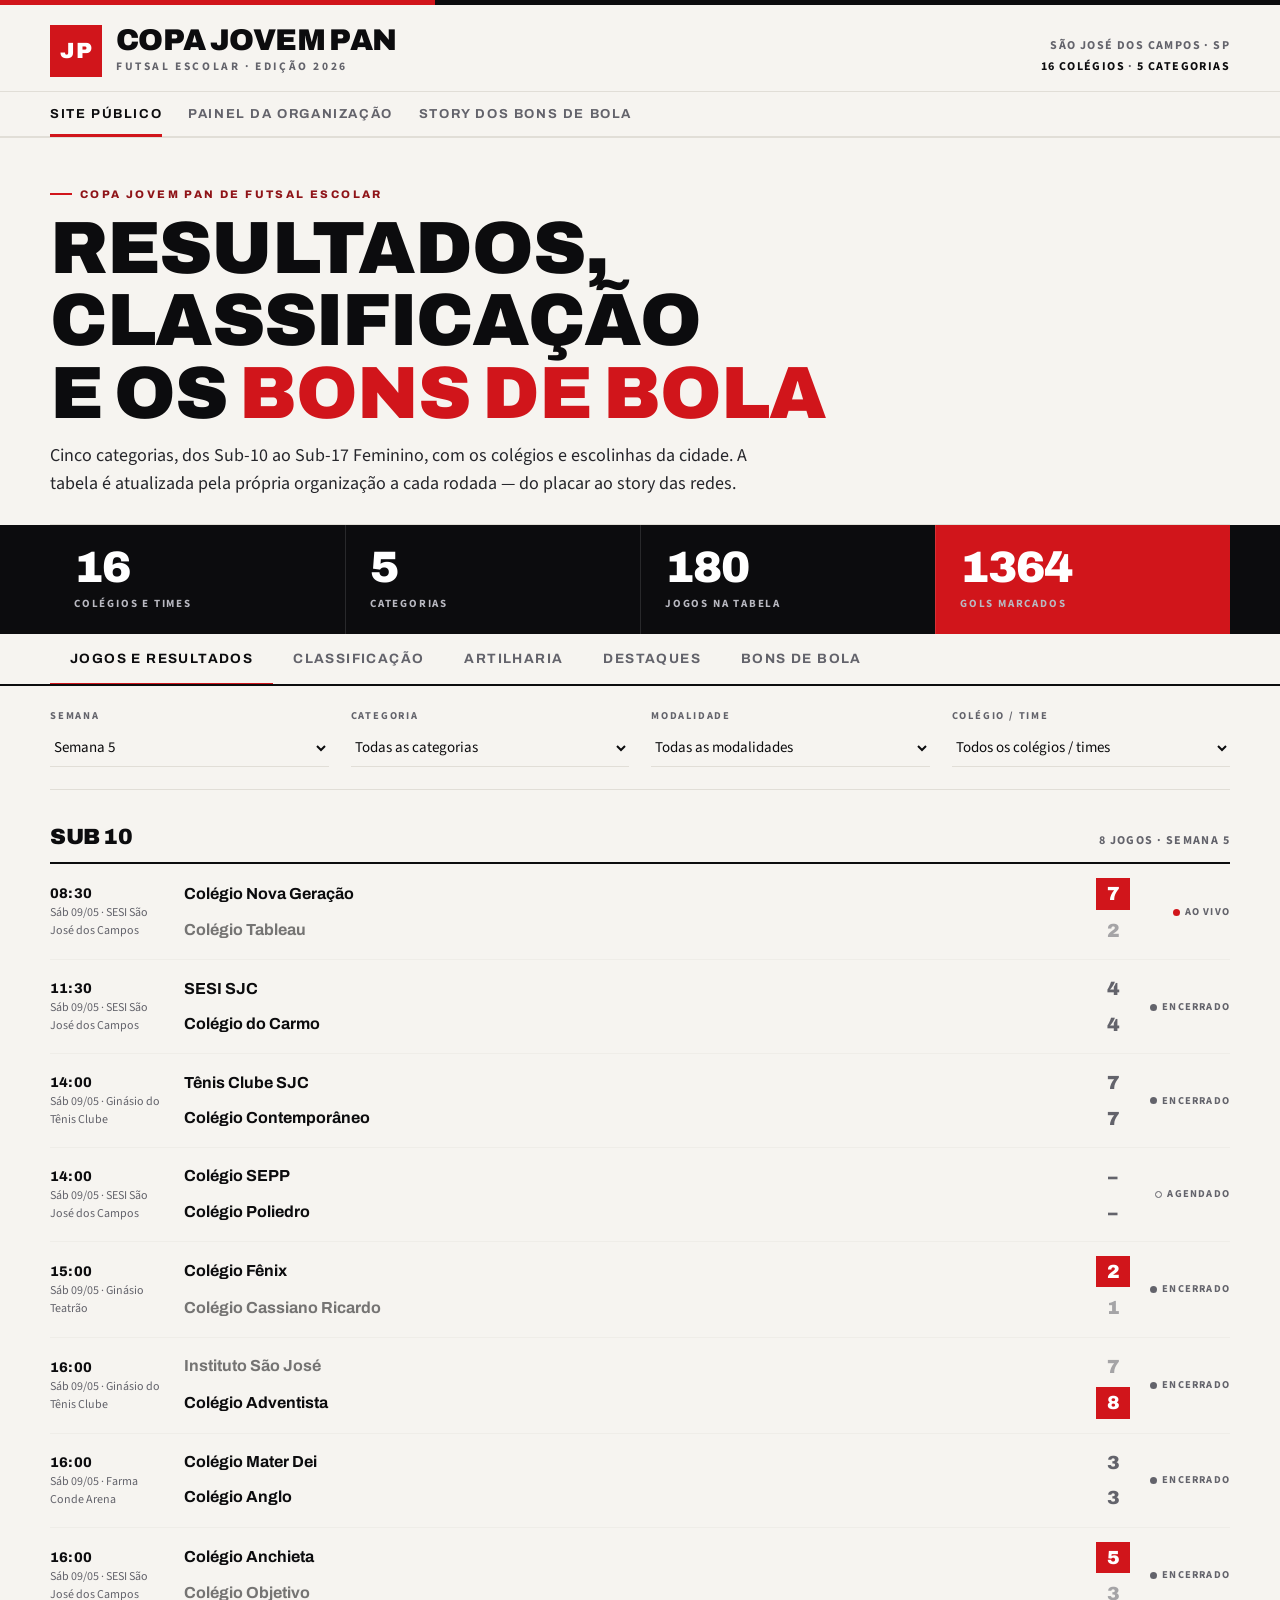
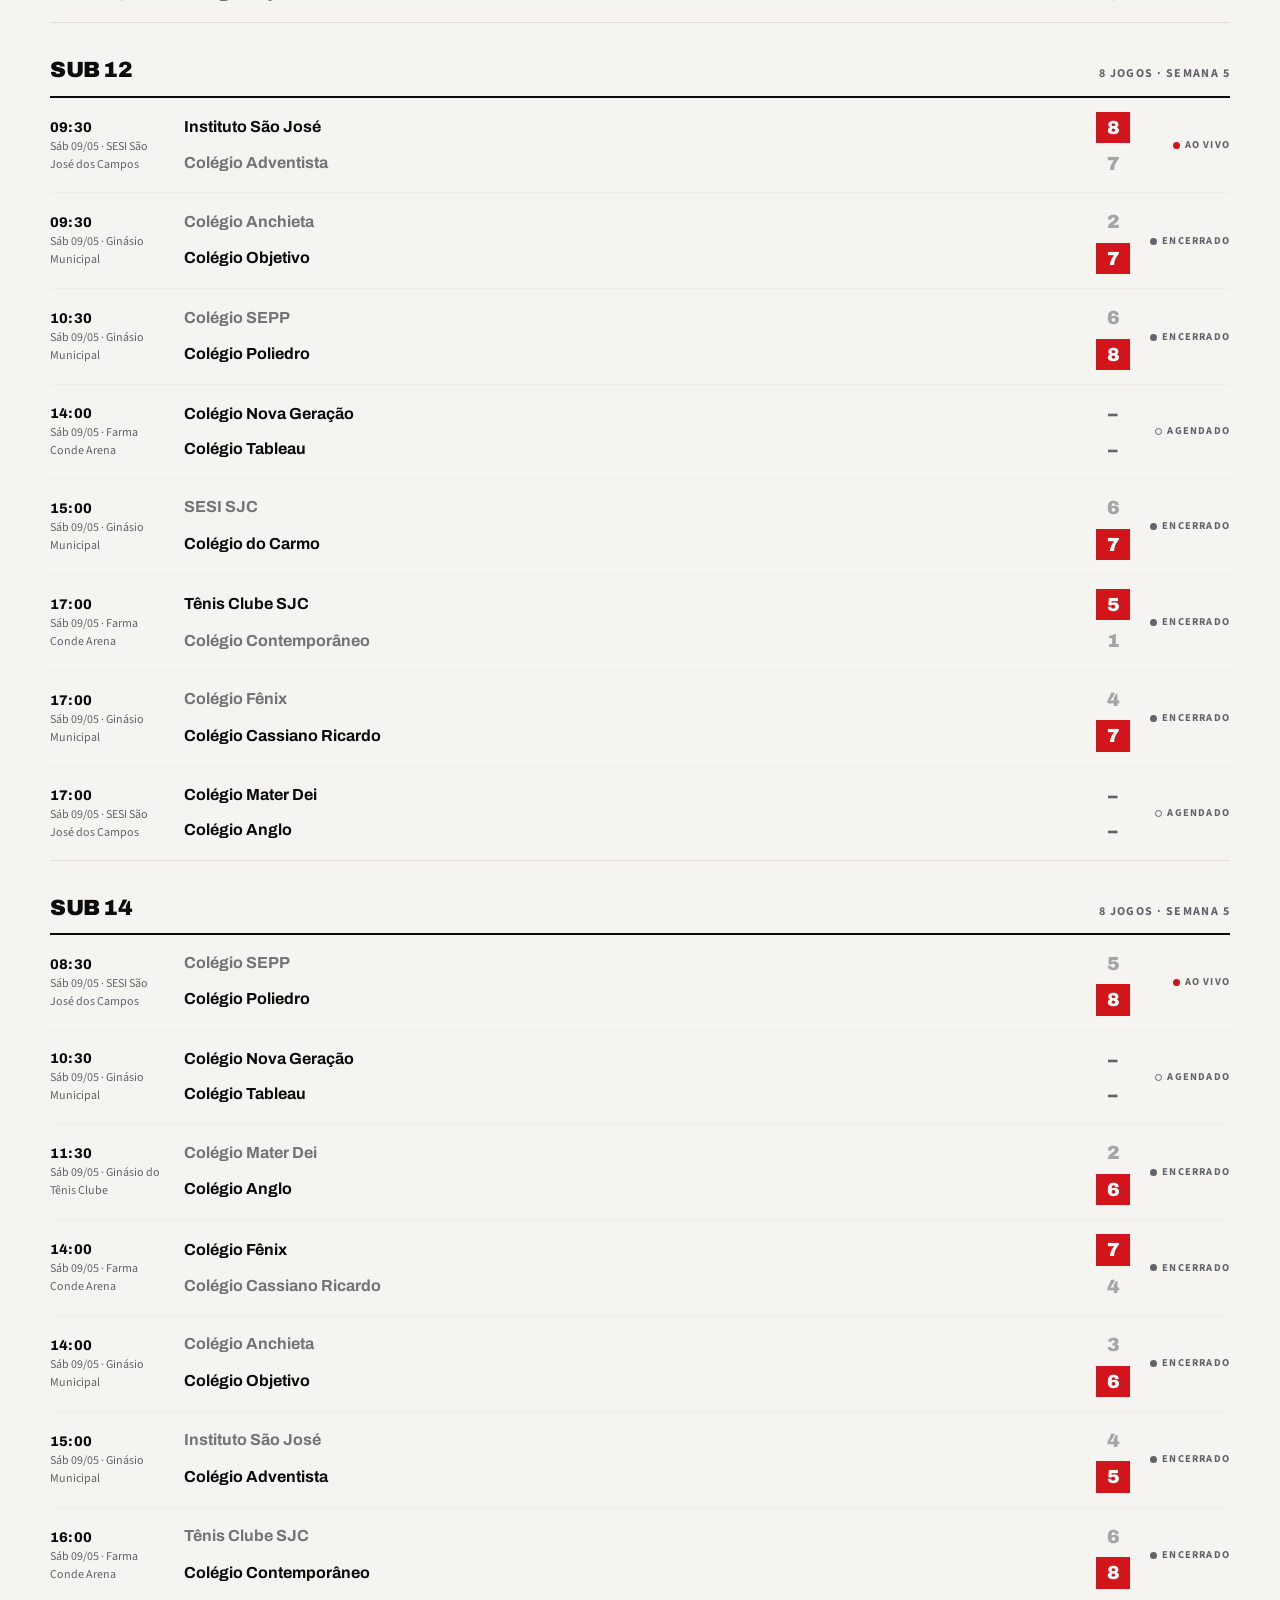
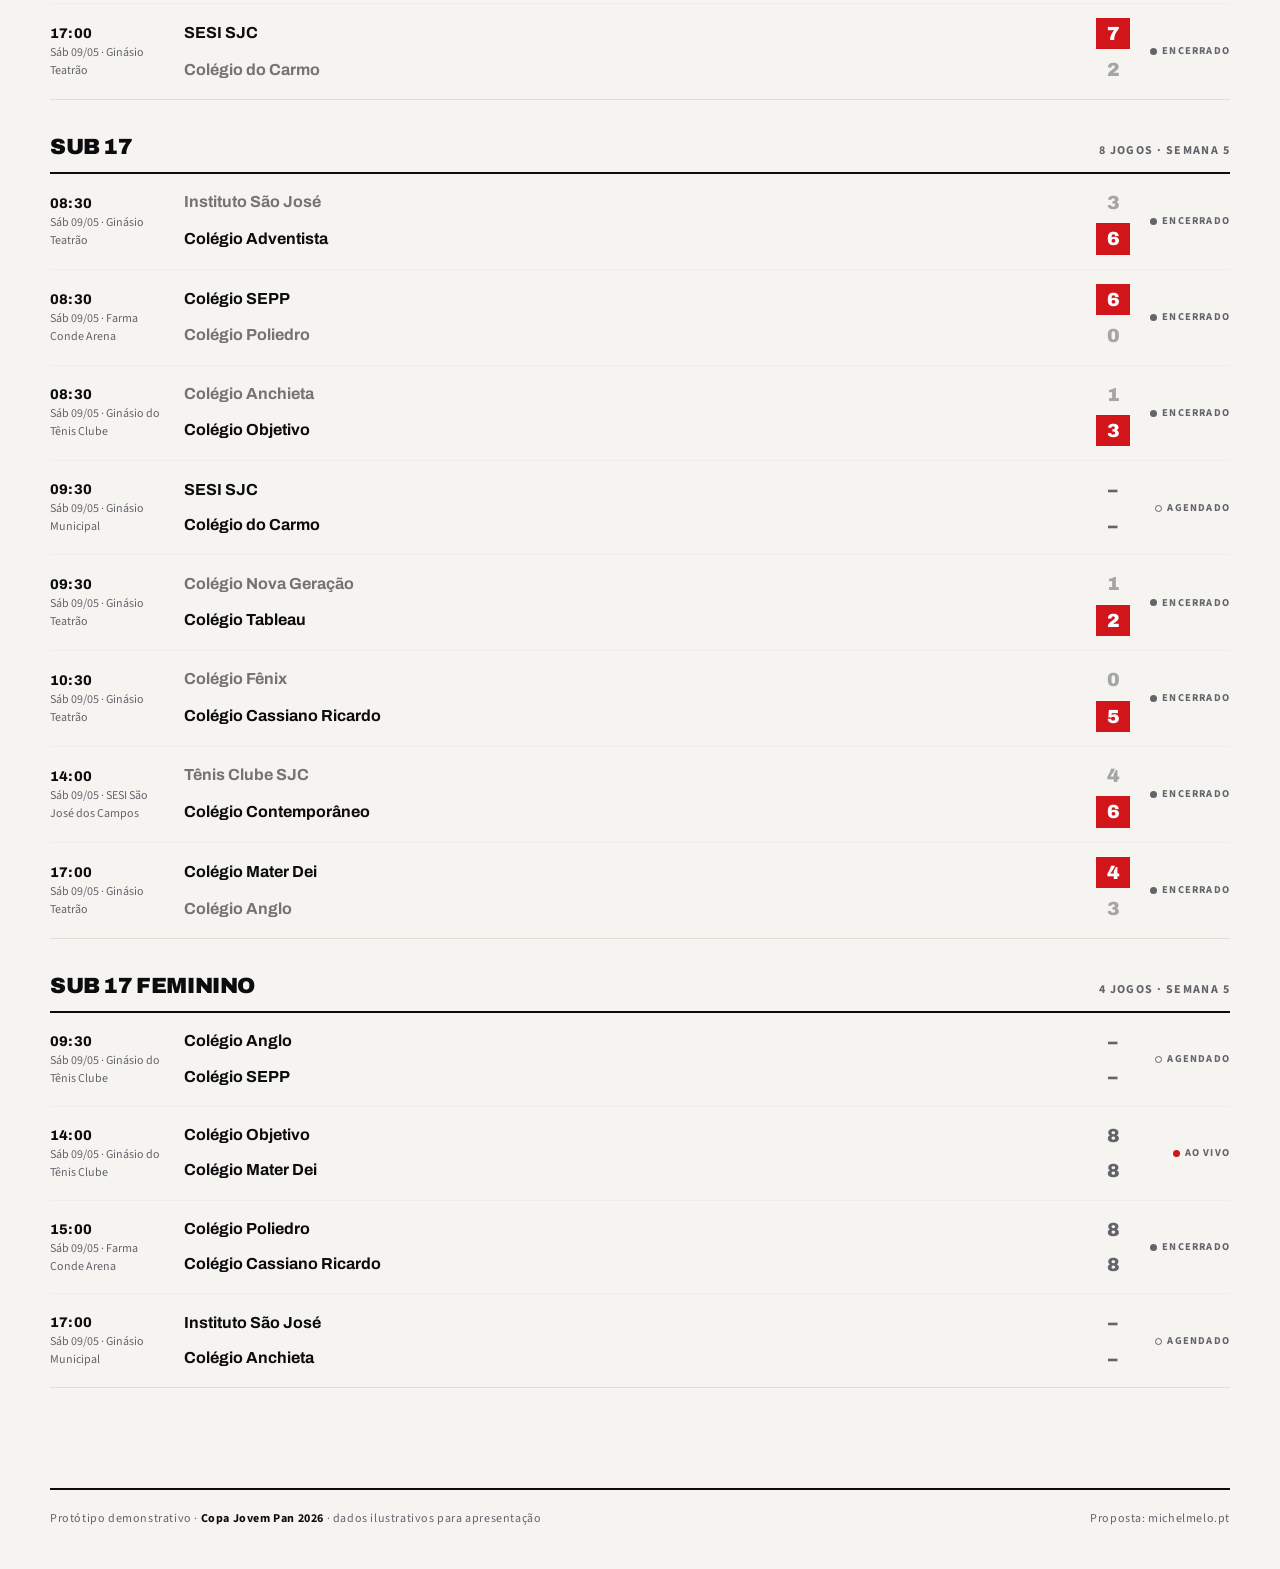
<file: prototipo-v2/index.html>
<!doctype html>
<html lang="pt-BR">
<head>
<meta charset="utf-8">
<meta name="viewport" content="width=device-width, initial-scale=1">
<meta name="description" content="Tabela oficial da Copa Jovem Pan de Futsal Escolar: resultados por categoria, classificação, artilharia, destaques e os BONS DE BOLA da rodada.">
<title>Copa Jovem Pan de Futsal Escolar — resultados, classificação e BONS DE BOLA</title>
<link rel="preconnect" href="https://fonts.googleapis.com">
<link rel="preconnect" href="https://fonts.gstatic.com" crossorigin>
<link href="https://fonts.googleapis.com/css2?family=Archivo:wght@600;700;800;900&family=Source+Sans+3:wght@400;600;700&display=swap" rel="stylesheet">
<link rel="stylesheet" href="assets/style.css">
</head>
<body>

<div class="toprule"><i></i></div>

<header class="masthead">
  <div class="wrap mast-in">
    <a class="wordmark" href="index.html" aria-label="Copa Jovem Pan de Futsal Escolar — início">
      <span class="jp" aria-hidden="true">JP</span>
      <span>
        <b>Copa Jovem Pan</b>
        <small>Futsal Escolar · edição 2026</small>
      </span>
    </a>
    <div class="edition">
      São José dos Campos · SP<br>
      <b>16 colégios</b> · <b>5 categorias</b>
    </div>
  </div>
  <nav class="navline" aria-label="Navegação principal">
    <div class="wrap navline-in">
      <a href="index.html" class="on" aria-current="page">Site público</a>
      <a href="admin.html">Painel da organização</a>
      <a href="story.html">Story dos BONS DE BOLA</a>
    </div>
  </nav>
</header>

<main>
  <section class="wrap page-open">
    <span class="kicker">Copa Jovem Pan de Futsal Escolar</span>
    <h1 class="headline">Resultados, classificação<br>e os <em>BONS DE BOLA</em></h1>
    <p class="standfirst">Cinco categorias, dos Sub-10 ao Sub-17 Feminino, com os colégios e escolinhas da cidade. A tabela é atualizada pela própria organização a cada rodada — do placar ao story das redes.</p>
  </section>

  <section class="scoreboard" aria-label="Números da competição">
    <div class="wrap scoreboard-in" id="stats"></div>
  </section>

  <div class="ribbon">
    <div class="wrap ribbon-in" id="tabs" role="tablist" aria-label="Seções do site">
      <button role="tab" id="tab-jogos" aria-controls="p-jogos" aria-selected="true" tabindex="0" data-tab="jogos" class="on">Jogos e resultados</button>
      <button role="tab" id="tab-classificacao" aria-controls="p-classificacao" aria-selected="false" tabindex="-1" data-tab="classificacao">Classificação</button>
      <button role="tab" id="tab-artilharia" aria-controls="p-artilharia" aria-selected="false" tabindex="-1" data-tab="artilharia">Artilharia</button>
      <button role="tab" id="tab-destaques" aria-controls="p-destaques" aria-selected="false" tabindex="-1" data-tab="destaques">Destaques</button>
      <button role="tab" id="tab-bons" aria-controls="p-bons" aria-selected="false" tabindex="-1" data-tab="bons">BONS DE BOLA</button>
    </div>
  </div>

  <div class="wrap">
    <section class="panel on" id="p-jogos" role="tabpanel" aria-labelledby="tab-jogos" tabindex="0">
      <div class="filters">
        <div class="field"><label for="fSemana">Semana</label><select id="fSemana"></select></div>
        <div class="field"><label for="fCategoria">Categoria</label><select id="fCategoria"></select></div>
        <div class="field"><label for="fModalidade">Modalidade</label><select id="fModalidade"></select></div>
        <div class="field"><label for="fEscola">Colégio / Time</label><select id="fEscola"></select></div>
      </div>
      <div id="gamesOut" aria-live="polite"></div>
    </section>

    <section class="panel" id="p-classificacao" role="tabpanel" aria-labelledby="tab-classificacao" tabindex="0">
      <div class="filters" style="grid-template-columns:repeat(2,minmax(0,1fr))">
        <div class="field"><label for="cCategoria">Categoria</label><select id="cCategoria"></select></div>
        <div class="field"><label for="cModalidade">Modalidade</label><select id="cModalidade"></select></div>
      </div>
      <div class="tablewrap" id="standingsOut" aria-live="polite"></div>
    </section>

    <section class="panel" id="p-artilharia" role="tabpanel" aria-labelledby="tab-artilharia" tabindex="0">
      <div class="filters" style="grid-template-columns:repeat(2,minmax(0,1fr))">
        <div class="field"><label for="aCategoria">Categoria</label><select id="aCategoria"></select></div>
        <div class="field"><label for="aModalidade">Modalidade</label><select id="aModalidade"></select></div>
      </div>
      <div id="topsOut" aria-live="polite"></div>
    </section>

    <section class="panel" id="p-destaques" role="tabpanel" aria-labelledby="tab-destaques" tabindex="0">
      <h2 class="block-title" style="margin-top:30px">Liderança por categoria <small>parcial após a rodada</small></h2>
      <div class="champs" id="champsOut"></div>
      <h2 class="block-title">Destaques da rodada <small>quem brilhou na semana</small></h2>
      <div class="highlights" id="highOut"></div>
      <h2 class="block-title">Números da copa</h2>
      <div class="scoreboard" style="margin-bottom:40px"><div class="scoreboard-in" id="numsOut"></div></div>
    </section>

    <section class="panel" id="p-bons" role="tabpanel" aria-labelledby="tab-bons" tabindex="0">
      <div class="note" style="margin-top:26px">
        <b>BONS DE BOLA da rodada.</b> Toda semana a organização cadastra os destaques no painel — nome, colégio, categoria e foto. O sistema monta o story para as redes e publica a galeria aqui. Média de 10 atletas por semana.
      </div>
      <div class="flow">
        <div class="step"><i>1</i><h4>Apuração</h4><p>A comissão escolhe os destaques de cada categoria.</p></div>
        <div class="step"><i>2</i><h4>Cadastro</h4><p>Nome, colégio, categoria, modalidade e foto do atleta.</p></div>
        <div class="step"><i>3</i><h4>Story automático</h4><p>Peça 1080x1920 pronta para postar, sem designer.</p></div>
        <div class="step"><i>4</i><h4>Publicação</h4><p>Galeria no site e material entregue para as escolas.</p></div>
      </div>
      <h2 class="block-title">Galeria por semana</h2>
      <div class="weekpick" id="weekPick" role="group" aria-label="Semana da galeria"></div>
      <div class="btn-row" style="margin-bottom:22px">
        <a class="btn solid" id="openStory" href="#">Abrir story da semana</a>
        <a class="btn line" href="admin.html">Cadastrar no painel</a>
      </div>
      <div class="bons-grid" id="bonsOut" aria-live="polite"></div>
    </section>
  </div>
</main>

<footer class="foot wrap">
  <span>Protótipo demonstrativo · <b>Copa Jovem Pan 2026</b> · dados ilustrativos para apresentação</span>
  <span>Proposta: michelmelo.pt</span>
</footer>

<div class="toast" id="toast"></div>

<script src="assets/seed.js"></script>
<script src="assets/bons.js"></script>
<script>
const el = id => document.getElementById(id);
const esc = s => String(s == null ? '' : s).replace(/[&<>"']/g, c => ({'&':'&amp;','<':'&lt;','>':'&gt;','"':'&quot;',"'":'&#39;'}[c]));

const meses = ['jan','fev','mar','abr','mai','jun','jul','ago','set','out','nov','dez'];
const dias = ['Dom','Seg','Ter','Qua','Qui','Sex','Sáb'];
function dataCurta(iso){
  const [y,m,d] = iso.split('-').map(Number);
  const dt = new Date(Date.UTC(y, m-1, d));
  return `${dias[dt.getUTCDay()]} ${String(d).padStart(2,'0')}/${String(m).padStart(2,'0')}`;
}
function options(select, list, todas){
  select.innerHTML = (todas ? `<option value="">${todas}</option>` : '') +
    list.map(v => `<option value="${esc(v)}">${esc(v)}</option>`).join('');
}
function icsForGame(j){
  const [y,mo,da] = j.data.split('-');
  const [h,mi] = j.hora.split(':').map(Number);
  const p = n => String(n).padStart(2,'0');
  const start = `${y}${mo}${da}T${p(h)}${p(mi)}00`;
  const end = `${y}${mo}${da}T${p((h+1)%24)}${p(mi)}00`;
  const txt = [
    'BEGIN:VCALENDAR','VERSION:2.0','PRODID:-//Copa Jovem Pan//PT-BR','BEGIN:VEVENT',
    `UID:copa-jp-${j.id}@copajovempan`,`DTSTART:${start}`,`DTEND:${end}`,
    `SUMMARY:${j.casa} x ${j.fora} — ${j.categoria} ${j.modalidade}`,
    `LOCATION:${j.local}`,'END:VEVENT','END:VCALENDAR'
  ].join('\r\n');
  return 'data:text/calendar;charset=utf-8,' + encodeURIComponent(txt);
}

/* ---- Abas (WAI-ARIA) ---- */
const tabButtons = Array.from(document.querySelectorAll('#tabs [role="tab"]'));
function activateTab(name, focus){
  const btn = tabButtons.find(b => b.dataset.tab === name) || tabButtons[0];
  tabButtons.forEach(b => {
    const on = b === btn;
    b.classList.toggle('on', on);
    b.setAttribute('aria-selected', on ? 'true' : 'false');
    b.tabIndex = on ? 0 : -1;
  });
  document.querySelectorAll('.panel').forEach(p => p.classList.remove('on'));
  const panel = el('p-' + btn.dataset.tab);
  if(panel) panel.classList.add('on');
  if(focus) btn.focus();
  try{ history.replaceState(null, '', '?tab=' + btn.dataset.tab); }catch(e){}
}
tabButtons.forEach((b, i) => {
  b.addEventListener('click', () => activateTab(b.dataset.tab));
  b.addEventListener('keydown', e => {
    let j = null;
    if(e.key === 'ArrowRight' || e.key === 'ArrowDown') j = (i + 1) % tabButtons.length;
    else if(e.key === 'ArrowLeft' || e.key === 'ArrowUp') j = (i - 1 + tabButtons.length) % tabButtons.length;
    else if(e.key === 'Home') j = 0;
    else if(e.key === 'End') j = tabButtons.length - 1;
    if(j !== null){ e.preventDefault(); activateTab(tabButtons[j].dataset.tab, true); }
  });
});
const requestedTab = new URLSearchParams(location.search).get('tab') || location.hash.replace('#','');
if(requestedTab && tabButtons.some(b => b.dataset.tab === requestedTab)) activateTab(requestedTab);

const resumo = computeResumo(JOGOS);
el('stats').innerHTML = [
  ['Colégios e times', resumo.escolas],
  ['Categorias', resumo.categorias],
  ['Jogos na tabela', resumo.total],
  ['Gols marcados', resumo.gols]
].map(([label, val], i) => `<div class="cell${i===3?' accent':''}"><b>${val}</b><span>${label}</span></div>`).join('');

options(el('fSemana'), Array.from({length: TOTAL_SEMANAS}, (_, i) => 'Semana ' + (i+1)));
options(el('fCategoria'), CATEGORIAS, 'Todas as categorias');
options(el('fModalidade'), MODALIDADES, 'Todas as modalidades');
options(el('fEscola'), ESCOLAS, 'Todos os colégios / times');
options(el('cCategoria'), CATEGORIAS);
options(el('cModalidade'), MODALIDADES);
options(el('aCategoria'), CATEGORIAS, 'Todas as categorias');
options(el('aModalidade'), MODALIDADES, 'Todas as modalidades');
el('fSemana').value = 'Semana ' + SEMANA_ATUAL;

function match(j){
  const agendado = j.status === 'agendado';
  const casaWin = !agendado && j.golsCasa > j.golsFora;
  const foraWin = !agendado && j.golsFora > j.golsCasa;
  const stage = j.status === 'ao_vivo'
    ? '<span class="status on"><span class="dot"></span>ao vivo</span>'
    : (agendado ? '<span class="status sched"><span class="dot"></span>agendado</span>'
                : '<span class="status"><span class="dot"></span>encerrado</span>');
  return `<article class="match">
    <div class="rail"><b>${esc(j.hora)}</b><span>${dataCurta(j.data)} · ${esc(j.local)}</span></div>
    <div class="teams">
      <div class="team ${casaWin ? 'win' : (foraWin ? 'lose' : '')}"><span class="nm">${esc(j.casa)}</span><span class="sc">${agendado ? '–' : j.golsCasa}</span></div>
      <div class="team ${foraWin ? 'win' : (casaWin ? 'lose' : '')}"><span class="nm">${esc(j.fora)}</span><span class="sc">${agendado ? '–' : j.golsFora}</span></div>
    </div>
    ${stage}
  </article>`;
}

function renderGames(){
  const semana = Number(el('fSemana').value.replace(/\D/g, '')) || SEMANA_ATUAL;
  const cat = el('fCategoria').value;
  const mod = el('fModalidade').value;
  const esc2 = el('fEscola').value;

  let list = JOGOS.filter(j => j.semana === semana);
  if(cat) list = list.filter(j => j.categoria === cat);
  if(mod) list = list.filter(j => j.modalidade === mod);
  if(esc2) list = list.filter(j => j.casa === esc2 || j.fora === esc2);

  if(!list.length){ el('gamesOut').innerHTML = `<div class="empty">Nenhum jogo para esses filtros.</div>`; return; }

  const grupos = {};
  list.forEach(j => { (grupos[j.categoria] = grupos[j.categoria] || []).push(j); });

  el('gamesOut').innerHTML = CATEGORIAS.filter(c => grupos[c]).map(c => {
    const jogos = grupos[c];
    return `<div class="cat-head"><h3>${esc(c)}</h3><span class="count">${jogos.length} jogos · Semana ${semana}</span></div>
      <div class="sheet">${jogos.map(match).join('')}</div>`;
  }).join('');
}

function renderStandings(){
  const cat = el('cCategoria').value;
  const mod = el('cModalidade').value;
  const tabela = computeStandings(JOGOS, cat, mod);
  const legenda = `Classificação — ${cat || 'todas as categorias'}${mod ? ' · ' + mod : ''}`;
  el('standingsOut').innerHTML = `<table>
    <caption>${esc(legenda)}</caption>
    <thead><tr>
      <th scope="col">#</th><th scope="col" class="school">Colégio / Time</th>
      <th scope="col">P</th><th scope="col">J</th><th scope="col">V</th><th scope="col">E</th><th scope="col">D</th><th scope="col">GP</th><th scope="col">GC</th><th scope="col">SG</th>
    </tr></thead>
    <tbody>${tabela.map((t, i) => `<tr class="${i === 0 ? 'top1' : ''}">
      <td class="pos">${i+1}</td>
      <td class="school">${esc(t.escola)}</td>
      <td class="pts">${t.P}</td><td>${t.J}</td><td>${t.V}</td><td>${t.E}</td><td>${t.D}</td>
      <td>${t.GP}</td><td>${t.GC}</td><td>${t.SG > 0 ? '+' + t.SG : t.SG}</td>
    </tr>`).join('')}</tbody>
  </table>`;
}

function renderTops(){
  const cat = el('aCategoria').value;
  const mod = el('aModalidade').value;
  let list = ARTILHEIROS.slice();
  if(cat) list = list.filter(a => a.categoria === cat);
  if(mod) list = list.filter(a => a.modalidade === mod);
  list.sort((a, b) => b.gols - a.gols);
  if(!list.length){ el('topsOut').innerHTML = `<div class="empty">Sem artilheiros para esses filtros.</div>`; return; }
  el('topsOut').innerHTML = `<div class="ranklist">${list.slice(0, 25).map((a, i) => `<div class="rank-row ${i === 0 ? 'first' : ''}">
    <div class="no">${i+1}</div>
    <div class="avatar">${initials(a.nome)}</div>
    <div class="who"><div class="nm">${esc(a.nome)}</div><div class="sub">${esc(a.escola)} · ${esc(a.categoria)}</div></div>
    <div class="goals">${a.gols}<small>gols</small></div>
  </div>`).join('')}</div>`;
}

function renderDestaques(){
  const champs = computeChampions(JOGOS);
  const porCat = {};
  champs.forEach(c => { (porCat[c.categoria] = porCat[c.categoria] || []).push(c); });

  el('champsOut').innerHTML = CATEGORIAS.filter(c => porCat[c]).map(cat => `<div class="champ">
    <div class="cat">${esc(cat)}</div>
    <div class="lead">${esc(porCat[cat][0].lider.escola)}</div>
    <div class="pts">${porCat[cat][0].lider.P} pts · liderança parcial</div>
    <div class="vice">Vice: ${porCat[cat].map(c => esc(c.vice.escola)).join(' · ')}</div>
  </div>`).join('');

  el('highOut').innerHTML = DESTAQUES_RODADA.map(d => `<div class="hl">
    <div class="who">${esc(d.nome)}</div>
    <div class="cat">${esc(d.categoria)} · ${esc(d.modalidade)}</div>
    <div class="feito">${esc(d.feito)}</div>
    <div class="meta"><span>${esc(d.escola)}</span><b>${d.gols} ${d.gols > 1 ? 'gols' : 'gol'}</b></div>
  </div>`).join('');

  const g = resumo.goleada;
  el('numsOut').innerHTML = [
    { n: resumo.escolas, l: 'Colégios e times' },
    { n: resumo.jogados, l: 'Jogos disputados' },
    { n: resumo.gols, l: 'Gols na copa' },
    { n: g ? `${g.golsCasa}–${g.golsFora}` : '—', l: g ? `Maior goleada · ${g.casa} x ${g.fora}` : 'Maior goleada' }
  ].map((c, i) => `<div class="cell${i===3?' accent':''}"><b>${esc(c.n)}</b><span>${esc(c.l)}</span></div>`).join('');
}

let semanaBons = ultimaSemanaComDados(loadBons(), SEMANA_ATUAL);
function renderBons(){
  const data = loadBons();
  el('openStory').href = 'story.html?semana=' + semanaBons;
  el('weekPick').innerHTML = Array.from({length: TOTAL_SEMANAS}, (_, i) => i + 1)
    .map(s => `<button data-semana="${s}" class="${s === semanaBons ? 'on' : ''}">Semana ${s}</button>`).join('');
  el('weekPick').querySelectorAll('button').forEach(b => {
    b.addEventListener('click', () => { semanaBons = Number(b.dataset.semana); renderBons(); });
  });
  const lista = getWeekBons(data, semanaBons);
  if(!lista.length){
    el('bonsOut').innerHTML = `<div class="empty" style="grid-column:1/-1">Nenhum atleta na Semana ${semanaBons}. <a class="btn line sm" href="admin.html">Cadastrar no painel</a></div>`;
    return;
  }
  el('bonsOut').innerHTML = lista.map(a => `<div class="bcard">
    <div class="ph">
      ${a.foto ? `<img src="${a.foto}" alt="${esc(a.nome)}">` : `<span class="initials">${initials(a.nome)}</span>`}
      <span class="cat">${esc(a.categoria)}</span>
      <span class="crown">👑</span>
    </div>
    <div class="nm">${esc(a.nome)}</div>
    <div class="sub">${esc(a.escola)} · ${esc(a.modalidade || '')}${a.posicao ? ' · ' + esc(a.posicao) : ''}</div>
    <div class="foot"><span>Semana ${semanaBons}</span><span><b>${a.gols || 0}</b> gols</span></div>
  </div>`).join('');
}

['fSemana','fCategoria','fModalidade','fEscola'].forEach(id => el(id).addEventListener('change', renderGames));
['cCategoria','cModalidade'].forEach(id => el(id).addEventListener('change', renderStandings));
['aCategoria','aModalidade'].forEach(id => el(id).addEventListener('change', renderTops));

renderGames();
renderStandings();
renderTops();
renderDestaques();
renderBons();
</script>
</body>
</html>
</file>
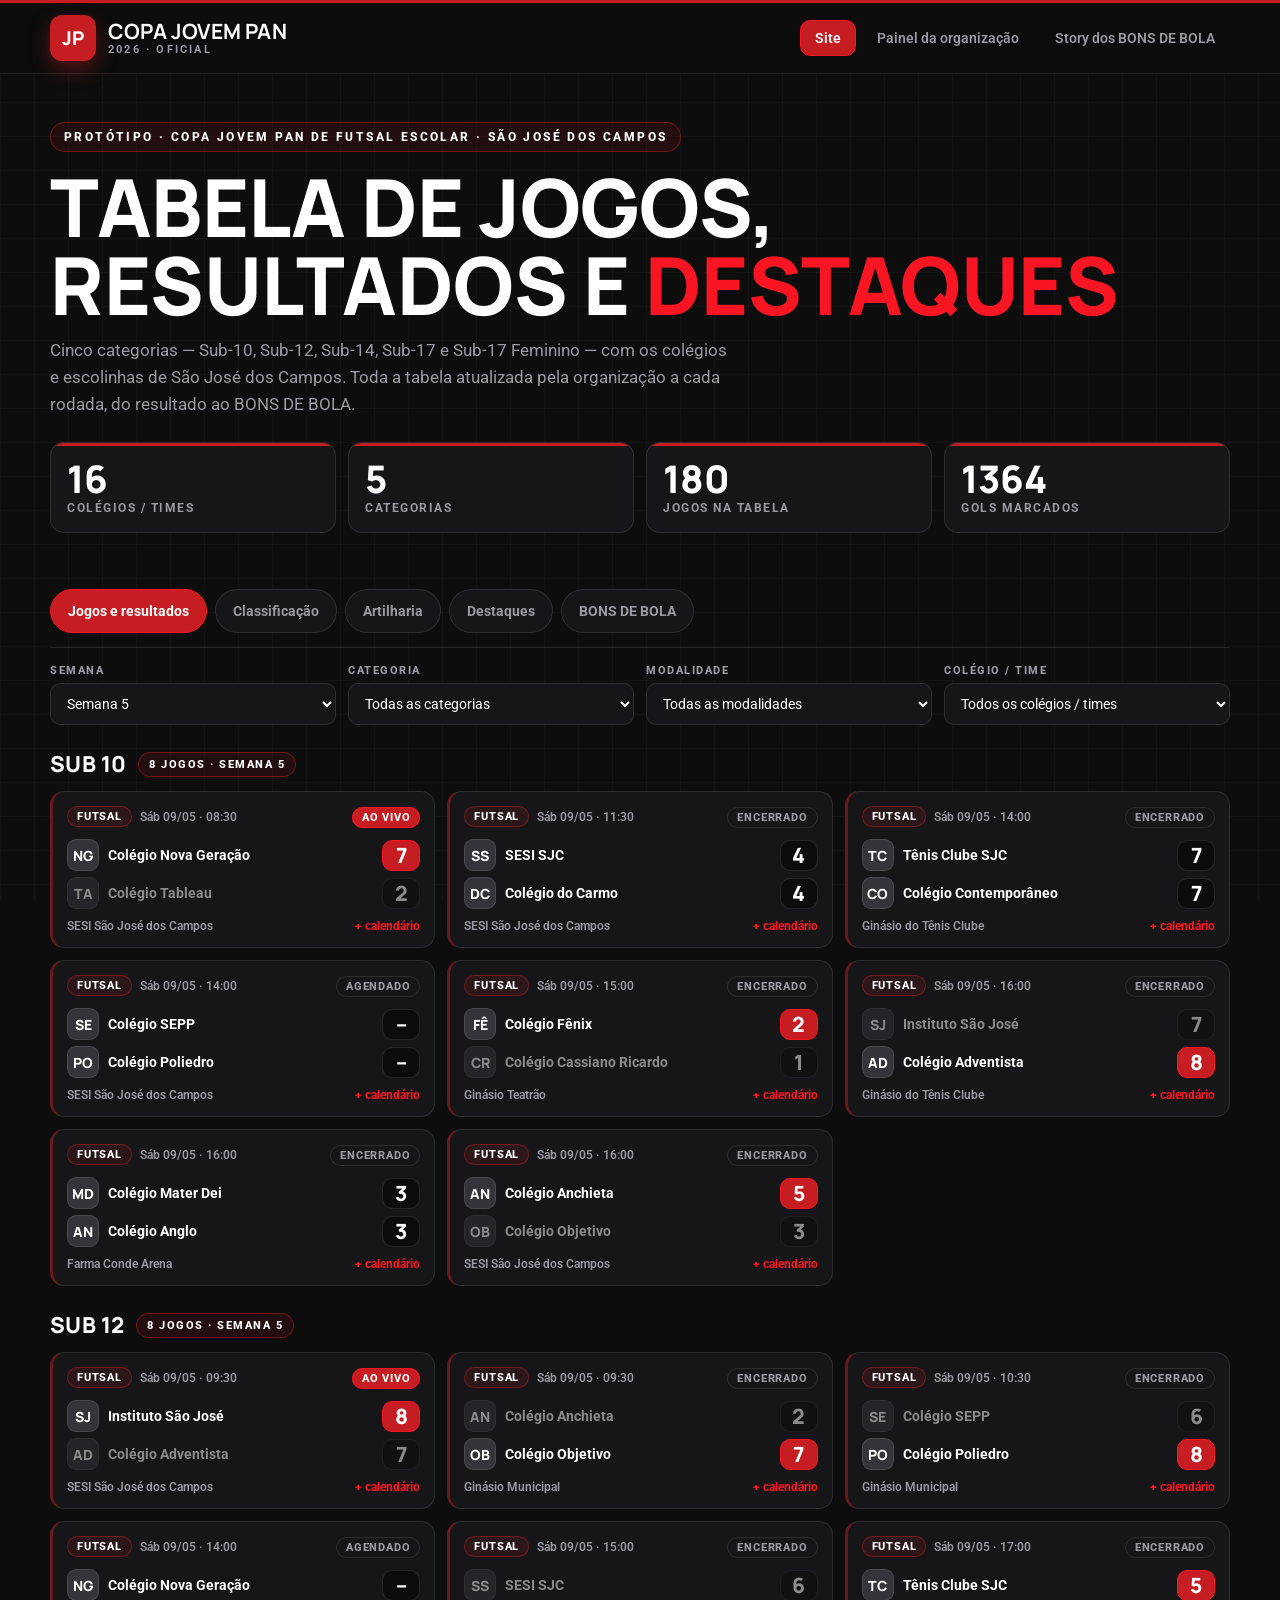
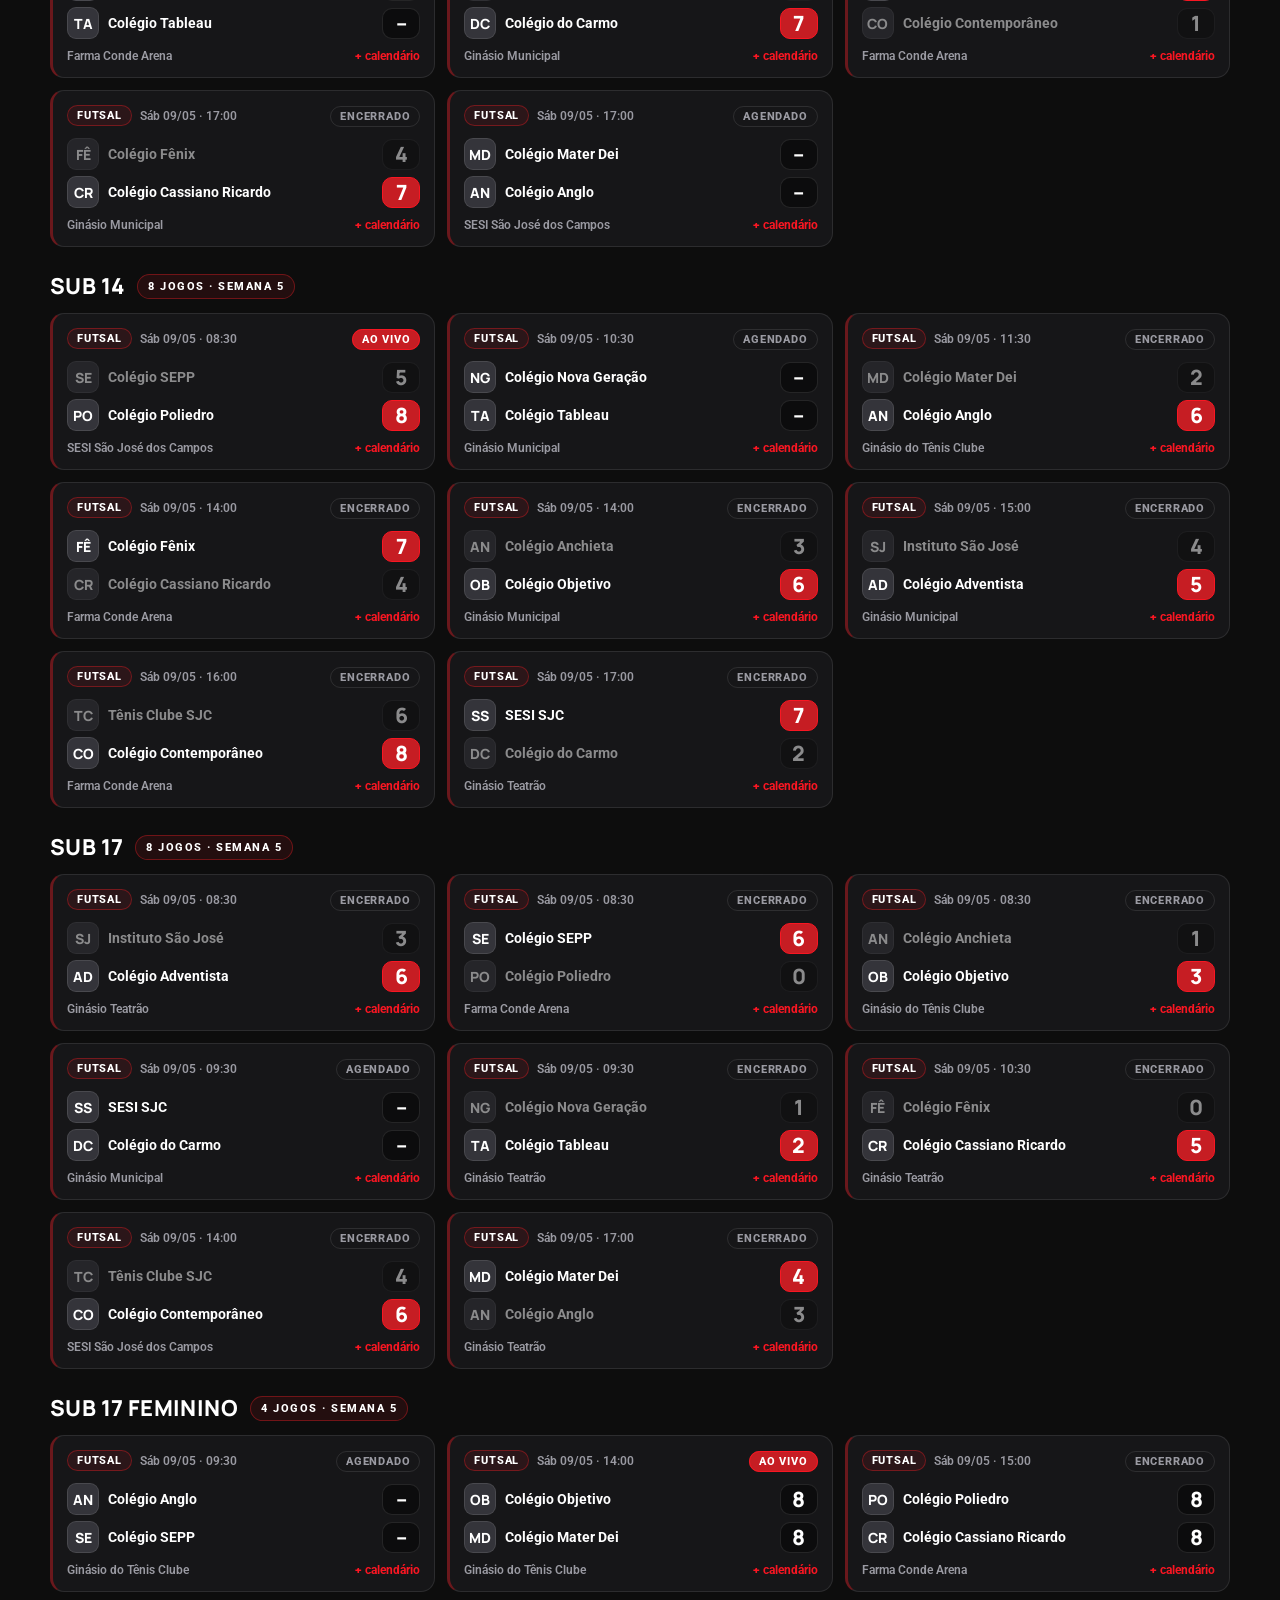
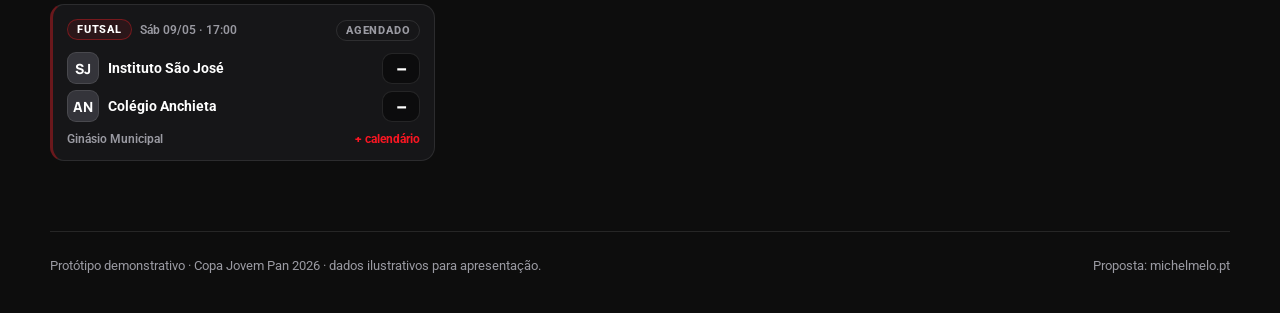
<file: prototipo/index.html>
<!doctype html>
<html lang="pt-BR">
<head>
<meta charset="utf-8">
<meta name="viewport" content="width=device-width, initial-scale=1">
<meta name="description" content="Tabela oficial da Copa Jovem Pan de Futsal Escolar: jogos e resultados por categoria e colégio, classificação, artilharia, destaques e os BONS DE BOLA da rodada.">
<title>Copa Jovem Pan de Futsal Escolar — Jogos, resultados e destaques</title>
<link rel="preconnect" href="https://fonts.googleapis.com">
<link rel="preconnect" href="https://fonts.gstatic.com" crossorigin>
<link href="https://fonts.googleapis.com/css2?family=Manrope:wght@500;600;700;800&family=Roboto:wght@400;500;700;900&display=swap" rel="stylesheet">
<link rel="stylesheet" href="assets/style.css">
</head>
<body>

<header class="topbar">
  <div class="wrap topbar-in">
    <a class="brand" href="index.html">
      <span class="mark">JP</span>
      <span><b>Copa Jovem Pan</b><small>2026 · Oficial</small></span>
    </a>
    <nav class="nav" aria-label="Navegação principal">
      <a href="index.html" class="on" aria-current="page">Site</a>
      <a href="admin.html">Painel da organização</a>
      <a href="story.html">Story dos BONS DE BOLA</a>
    </nav>
  </div>
</header>

<section class="hero wrap">
  <span class="eyebrow">Protótipo · Copa Jovem Pan de Futsal Escolar · São José dos Campos</span>
  <h1>Tabela de jogos,<br>resultados e <span>destaques</span></h1>
  <p class="lead">Cinco categorias — Sub-10, Sub-12, Sub-14, Sub-17 e Sub-17 Feminino — com os colégios e escolinhas de São José dos Campos. Toda a tabela atualizada pela organização a cada rodada, do resultado ao BONS DE BOLA.</p>
  <div class="stats" id="stats"></div>
</section>

<main class="wrap">
  <div class="tabs" id="tabs" role="tablist" aria-label="Seções do site">
    <button role="tab" id="tab-jogos" aria-controls="p-jogos" aria-selected="true" tabindex="0" data-tab="jogos" class="on">Jogos e resultados</button>
    <button role="tab" id="tab-classificacao" aria-controls="p-classificacao" aria-selected="false" tabindex="-1" data-tab="classificacao">Classificação</button>
    <button role="tab" id="tab-artilharia" aria-controls="p-artilharia" aria-selected="false" tabindex="-1" data-tab="artilharia">Artilharia</button>
    <button role="tab" id="tab-destaques" aria-controls="p-destaques" aria-selected="false" tabindex="-1" data-tab="destaques">Destaques</button>
    <button role="tab" id="tab-bons" aria-controls="p-bons" aria-selected="false" tabindex="-1" data-tab="bons">BONS DE BOLA</button>
  </div>

  <section class="panel on" id="p-jogos" role="tabpanel" aria-labelledby="tab-jogos" tabindex="0">
    <div class="filters">
      <div class="field"><label for="fSemana">Semana</label><select id="fSemana"></select></div>
      <div class="field"><label for="fCategoria">Categoria</label><select id="fCategoria"></select></div>
      <div class="field"><label for="fModalidade">Modalidade</label><select id="fModalidade"></select></div>
      <div class="field"><label for="fEscola">Colégio / Time</label><select id="fEscola"></select></div>
    </div>
    <div id="gamesOut" aria-live="polite"></div>
  </section>

  <section class="panel" id="p-classificacao" role="tabpanel" aria-labelledby="tab-classificacao" tabindex="0">
    <div class="filters" style="grid-template-columns:repeat(2,minmax(0,1fr))">
      <div class="field"><label for="cCategoria">Categoria</label><select id="cCategoria"></select></div>
      <div class="field"><label for="cModalidade">Modalidade</label><select id="cModalidade"></select></div>
    </div>
    <div class="card-box" id="standingsOut" aria-live="polite"></div>
  </section>

  <section class="panel" id="p-artilharia" role="tabpanel" aria-labelledby="tab-artilharia" tabindex="0">
    <div class="filters" style="grid-template-columns:repeat(2,minmax(0,1fr))">
      <div class="field"><label for="aCategoria">Categoria</label><select id="aCategoria"></select></div>
      <div class="field"><label for="aModalidade">Modalidade</label><select id="aModalidade"></select></div>
    </div>
    <div class="arts" id="topsOut" aria-live="polite"></div>
  </section>

  <section class="panel" id="p-destaques" role="tabpanel" aria-labelledby="tab-destaques" tabindex="0">
    <h2 class="section-title">Campeões por categoria <small>parcial após a rodada atual</small></h2>
    <div class="grid-cards" id="champsOut"></div>
    <h2 class="section-title">Destaques da rodada <small>quem brilhou na semana</small></h2>
    <div class="grid-cards" id="highOut"></div>
    <h2 class="section-title">Números da copa</h2>
    <div class="stats" id="numsOut"></div>
  </section>

  <section class="panel" id="p-bons" role="tabpanel" aria-labelledby="tab-bons" tabindex="0">
    <div class="note">
      <b>BONS DE BOLA da rodada.</b> Toda semana a organização cadastra os destaques no painel — nome, escola, categoria e foto. O sistema monta automaticamente o story para as redes e publica a galeria aqui no site. Média de 10 atletas por semana.
    </div>
    <div class="flow">
      <div class="step"><i>1</i><h4>Apuração da rodada</h4><p>A comissão escolhe os destaques de cada categoria.</p></div>
      <div class="step"><i>2</i><h4>Cadastro no painel</h4><p>Nome, escola, categoria, modalidade e foto do atleta.</p></div>
      <div class="step"><i>3</i><h4>Story gerado na hora</h4><p>Peça 1080x1920 pronta para postar, sem designer.</p></div>
      <div class="step"><i>4</i><h4>Publicação</h4><p>Galeria no site e material entregue para as escolas.</p></div>
    </div>
    <h2 class="section-title">Galeria por semana</h2>
    <div class="weekpick" id="weekPick" role="group" aria-label="Semana da galeria"></div>
    <div class="btn-row" style="margin-bottom:20px">
      <a class="btn brand" id="openStory" href="#">Abrir story da semana</a>
      <a class="btn ghost" href="admin.html">Cadastrar atletas no painel</a>
    </div>
    <div class="bons-grid" id="bonsOut" aria-live="polite"></div>
  </section>
</main>

<footer class="wrap foot">
  <span>Protótipo demonstrativo · Copa Jovem Pan 2026 · dados ilustrativos para apresentação.</span>
  <span>Proposta: michelmelo.pt</span>
</footer>

<div class="toast" id="toast"></div>

<script src="assets/seed.js"></script>
<script src="assets/bons.js"></script>
<script>
const el = id => document.getElementById(id);
const esc = s => String(s == null ? '' : s).replace(/[&<>"']/g, c => ({'&':'&amp;','<':'&lt;','>':'&gt;','"':'&quot;',"'":'&#39;'}[c]));
const code = s => {
  const limpo = String(s).replace(/^(colégio|colegio|instituto|escola)\s+/i, '').trim();
  const partes = limpo.split(/\s+/).filter(Boolean);
  if(partes.length >= 2) return (partes[0][0] + partes[1][0]).toUpperCase();
  return limpo.replace(/[^A-Za-zÀ-ÿ]/g, '').slice(0, 2).toUpperCase();
};

const meses = ['jan','fev','mar','abr','mai','jun','jul','ago','set','out','nov','dez'];
const dias = ['Dom','Seg','Ter','Qua','Qui','Sex','Sáb'];

function dataCurta(iso){
  const [y,m,d] = iso.split('-').map(Number);
  const dt = new Date(Date.UTC(y, m-1, d));
  return `${dias[dt.getUTCDay()]} ${String(d).padStart(2,'0')}/${String(m).padStart(2,'0')}`;
}

function options(select, list, todas){
  select.innerHTML = (todas ? `<option value="">${todas}</option>` : '') +
    list.map(v => `<option value="${esc(v)}">${esc(v)}</option>`).join('');
}

function icsForGame(j){
  const [y,mo,da] = j.data.split('-');
  const [h,mi] = j.hora.split(':').map(Number);
  const p = n => String(n).padStart(2,'0');
  const start = `${y}${mo}${da}T${p(h)}${p(mi)}00`;
  const end = `${y}${mo}${da}T${p((h+1)%24)}${p(mi)}00`;
  const txt = [
    'BEGIN:VCALENDAR','VERSION:2.0','PRODID:-//Copa Jovem Pan//PT-BR','BEGIN:VEVENT',
    `UID:copa-jp-${j.id}@copajovempan`,
    `DTSTART:${start}`,`DTEND:${end}`,
    `SUMMARY:${j.casa} x ${j.fora} — ${j.categoria} ${j.modalidade}`,
    `LOCATION:${j.local}`,
    'END:VEVENT','END:VCALENDAR'
  ].join('\r\n');
  return 'data:text/calendar;charset=utf-8,' + encodeURIComponent(txt);
}

const tabButtons = Array.from(document.querySelectorAll('#tabs [role="tab"]'));

function activateTab(name, focus){
  const btn = tabButtons.find(b => b.dataset.tab === name) || tabButtons[0];
  tabButtons.forEach(b => {
    const on = b === btn;
    b.classList.toggle('on', on);
    b.setAttribute('aria-selected', on ? 'true' : 'false');
    b.tabIndex = on ? 0 : -1;
  });
  document.querySelectorAll('.panel').forEach(p => p.classList.remove('on'));
  const panel = el('p-' + btn.dataset.tab);
  if(panel) panel.classList.add('on');
  if(focus) btn.focus();
  try{ history.replaceState(null, '', '?tab=' + btn.dataset.tab); }catch(e){}
}

tabButtons.forEach((b, i) => {
  b.addEventListener('click', () => activateTab(b.dataset.tab));
  b.addEventListener('keydown', e => {
    let j = null;
    if(e.key === 'ArrowRight' || e.key === 'ArrowDown') j = (i + 1) % tabButtons.length;
    else if(e.key === 'ArrowLeft' || e.key === 'ArrowUp') j = (i - 1 + tabButtons.length) % tabButtons.length;
    else if(e.key === 'Home') j = 0;
    else if(e.key === 'End') j = tabButtons.length - 1;
    if(j !== null){ e.preventDefault(); activateTab(tabButtons[j].dataset.tab, true); }
  });
});

const requestedTab = new URLSearchParams(location.search).get('tab') || location.hash.replace('#','');
if(requestedTab && tabButtons.some(b => b.dataset.tab === requestedTab)) activateTab(requestedTab);

const resumo = computeResumo(JOGOS);

el('stats').innerHTML = [
  ['Colégios / times', resumo.escolas],
  ['Categorias', resumo.categorias],
  ['Jogos na tabela', resumo.total],
  ['Gols marcados', resumo.gols]
].map(([label, val]) => `<div class="stat"><b>${val}</b><span>${label}</span></div>`).join('');

options(el('fSemana'), Array.from({length: TOTAL_SEMANAS}, (_, i) => 'Semana ' + (i+1)));
options(el('fCategoria'), CATEGORIAS, 'Todas as categorias');
options(el('fModalidade'), MODALIDADES, 'Todas as modalidades');
options(el('fEscola'), ESCOLAS, 'Todos os colégios / times');
options(el('cCategoria'), CATEGORIAS);
options(el('cModalidade'), MODALIDADES);
options(el('aCategoria'), CATEGORIAS, 'Todas as categorias');
options(el('aModalidade'), MODALIDADES, 'Todas as modalidades');

el('fSemana').value = 'Semana ' + SEMANA_ATUAL;

function renderGames(){
  const semana = Number(el('fSemana').value.replace(/\D/g, '')) || SEMANA_ATUAL;
  const cat = el('fCategoria').value;
  const mod = el('fModalidade').value;
  const esc2 = el('fEscola').value;

  let list = JOGOS.filter(j => j.semana === semana);
  if(cat) list = list.filter(j => j.categoria === cat);
  if(mod) list = list.filter(j => j.modalidade === mod);
  if(esc2) list = list.filter(j => j.casa === esc2 || j.fora === esc2);

  if(!list.length){
    el('gamesOut').innerHTML = `<div class="empty">Nenhum jogo encontrado para esses filtros.</div>`;
    return;
  }

  const grupos = {};
  list.forEach(j => { (grupos[j.categoria] = grupos[j.categoria] || []).push(j); });

  el('gamesOut').innerHTML = CATEGORIAS.filter(c => grupos[c]).map(c => {
    const jogos = grupos[c];
    return `<div class="week-head">${esc(c)} <span class="pill">${jogos.length} jogos · Semana ${semana}</span></div>
    <div class="games">${jogos.map(card).join('')}</div>`;
  }).join('');
}

function card(j){
  const agendado = j.status === 'agendado';
  const casaWin = !agendado && j.golsCasa > j.golsFora;
  const foraWin = !agendado && j.golsFora > j.golsCasa;
  const tag = j.status === 'ao_vivo'
    ? '<span class="chip live">ao vivo</span>'
    : (agendado ? '<span class="chip">agendado</span>' : '<span class="chip">encerrado</span>');

  return `<article class="game">
    <div class="meta">
      <span class="chip brand">${esc(j.modalidade)}</span>
      <span>${dataCurta(j.data)} · ${esc(j.hora)}</span>
      <span style="margin-left:auto">${tag}</span>
    </div>
    <div class="match">
      <div class="line ${casaWin ? 'win' : (foraWin ? 'lose' : '')}">
        <span class="badge">${code(j.casa)}</span>
        <span class="nm">${esc(j.casa)}</span>
        <b>${agendado ? '–' : j.golsCasa}</b>
      </div>
      <div class="line ${foraWin ? 'win' : (casaWin ? 'lose' : '')}">
        <span class="badge">${code(j.fora)}</span>
        <span class="nm">${esc(j.fora)}</span>
        <b>${agendado ? '–' : j.golsFora}</b>
      </div>
    </div>
    <div class="meta" style="margin-top:10px">
      <span>${esc(j.local)}</span>
      <a href="${icsForGame(j)}" download="copa-jp-${j.id}.ics" style="margin-left:auto;color:var(--jp-red-hi);font-weight:700">+ calendário</a>
    </div>
  </article>`;
}

function renderStandings(){
  const cat = el('cCategoria').value;
  const mod = el('cModalidade').value;
  const tabela = computeStandings(JOGOS, cat, mod);
  const legenda = `Classificação — ${cat || 'todas as categorias'}${mod ? ' · ' + mod : ''}`;

  el('standingsOut').innerHTML = `<div class="tablewrap"><table>
    <caption>${esc(legenda)}</caption>
    <thead><tr>
      <th scope="col" style="width:52px">#</th><th scope="col" class="school">Escola</th>
      <th scope="col">P</th><th scope="col">J</th><th scope="col">V</th><th scope="col">E</th><th scope="col">D</th><th scope="col">GP</th><th scope="col">GC</th><th scope="col">SG</th>
    </tr></thead>
    <tbody>${tabela.map((t, i) => `<tr class="${i === 0 ? 'top1' : ''}">
      <td class="pos">${i+1}</td>
      <td class="school">${esc(t.escola)}</td>
      <td class="pts">${t.P}</td><td>${t.J}</td><td>${t.V}</td><td>${t.E}</td><td>${t.D}</td>
      <td>${t.GP}</td><td>${t.GC}</td><td>${t.SG > 0 ? '+' + t.SG : t.SG}</td>
    </tr>`).join('')}</tbody>
  </table></div>`;
}

function renderTops(){
  const cat = el('aCategoria').value;
  const mod = el('aModalidade').value;
  let list = ARTILHEIROS.slice();
  if(cat) list = list.filter(a => a.categoria === cat);
  if(mod) list = list.filter(a => a.modalidade === mod);
  list.sort((a, b) => b.gols - a.gols);

  if(!list.length){
    el('topsOut').innerHTML = `<div class="empty">Sem artilheiros para esses filtros.</div>`;
    return;
  }

  el('topsOut').innerHTML = list.slice(0, 20).map((a, i) => `<div class="art ${i === 0 ? 'g1' : ''}">
    <div class="rank">${i+1}º</div>
    <div class="who">
      <div class="avatar">${initials(a.nome)}</div>
      <div>
        <div class="nm">${esc(a.nome)}</div>
        <div class="sub">${esc(a.escola)} · ${esc(a.categoria)} · ${esc(a.modalidade)}</div>
      </div>
    </div>
    <div class="goals">${a.gols}<small>GOLS</small></div>
  </div>`).join('');
}

function renderDestaques(){
  const champs = computeChampions(JOGOS);
  const porCategoria = {};
  champs.forEach(c => { (porCategoria[c.categoria] = porCategoria[c.categoria] || []).push(c); });

  el('champsOut').innerHTML = CATEGORIAS.filter(c => porCategoria[c]).map(cat => `<div class="champ">
    <div class="trophy">🏆</div>
    <div class="cat">Liderança parcial</div>
    <h3>${esc(cat)}</h3>
    ${porCategoria[cat].map(c => `<div class="line" style="display:flex;justify-content:space-between;gap:10px;font-size:13px;margin-top:8px">
      <span style="color:var(--muted)">${esc(c.modalidade)}</span>
      <span style="text-align:right"><b style="color:var(--txt);font-family:var(--font-d);font-size:18px">${esc(c.lider.escola)}</b>
      <span style="color:var(--jp-red-hi);font-weight:800"> · ${c.lider.P} pts</span></span>
    </div>`).join('')}
    <p>Vice: ${porCategoria[cat].map(c => esc(c.vice.escola)).join(' / ')}</p>
  </div>`).join('');

  el('highOut').innerHTML = DESTAQUES_RODADA.map(d => `<div class="champ" style="background:var(--card);border-color:var(--line)">
    <div class="trophy">⭐</div>
    <div class="cat">${esc(d.categoria)} · ${esc(d.modalidade)}</div>
    <h3 style="font-size:26px">${esc(d.nome)}</h3>
    <p>${esc(d.feito)}</p>
    <div class="line"><div>${esc(d.escola)}<b>${d.gols}</b></div></div>
  </div>`).join('');

  const g = resumo.goleada;
  const numeros = [
    { n: resumo.escolas, l: 'Colégios / times na disputa' },
    { n: resumo.jogados, l: 'Jogos disputados' },
    { n: resumo.gols, l: 'Gols na copa' },
    { n: g ? `${g.golsCasa}–${g.golsFora}` : '—', l: g ? `Maior goleada · ${g.casa} x ${g.fora}` : 'Maior goleada' }
  ];
  el('numsOut').innerHTML = numeros.map(c => `<div class="stat">
    <b style="font-size:${String(c.n).length > 4 ? '26px' : '40px'}">${esc(c.n)}</b>
    <span>${esc(c.l)}</span>
  </div>`).join('');
}

let semanaBons = ultimaSemanaComDados(loadBons(), SEMANA_ATUAL);

function renderBons(){
  const data = loadBons();
  el('openStory').href = 'story.html?semana=' + semanaBons;

  el('weekPick').innerHTML = Array.from({length: TOTAL_SEMANAS}, (_, i) => i + 1)
    .map(s => {
      const qtd = getWeekBons(data, s).length;
      return `<button data-semana="${s}" class="${s === semanaBons ? 'on' : ''}">Semana ${s} <span style="opacity:.6">· ${qtd}</span></button>`;
    }).join('');

  el('weekPick').querySelectorAll('button').forEach(b => {
    b.addEventListener('click', () => {
      semanaBons = Number(b.dataset.semana);
      renderBons();
    });
  });

  const lista = getWeekBons(data, semanaBons);
  if(!lista.length){
    el('bonsOut').innerHTML = `<div class="empty" style="grid-column:1/-1">
      Nenhum atleta cadastrado na Semana ${semanaBons}.<br><br>
      <a class="btn ghost sm" href="admin.html">Cadastrar no painel</a>
    </div>`;
    return;
  }

  el('bonsOut').innerHTML = lista.map(a => `<div class="bcard">
    <div class="ph">
      ${a.foto ? `<img src="${a.foto}" alt="${esc(a.nome)}">` : `<span class="initials">${initials(a.nome)}</span>`}
      <span class="crown">👑</span>
      <span class="tag">${esc(a.categoria)}</span>
    </div>
    <div class="info">
      <div class="nm">${esc(a.nome)}</div>
      <div class="sub">${esc(a.escola)} · ${esc(a.modalidade || '')}${a.posicao ? ' · ' + esc(a.posicao) : ''}</div>
      <div class="foot"><span>Semana ${semanaBons}</span><span><b>${a.gols || 0}</b> gols</span></div>
    </div>
  </div>`).join('');
}

['fSemana','fCategoria','fModalidade','fEscola'].forEach(id => el(id).addEventListener('change', renderGames));
['cCategoria','cModalidade'].forEach(id => el(id).addEventListener('change', renderStandings));
['aCategoria','aModalidade'].forEach(id => el(id).addEventListener('change', renderTops));

renderGames();
renderStandings();
renderTops();
renderDestaques();
renderBons();
</script>
</body>
</html>
</file>
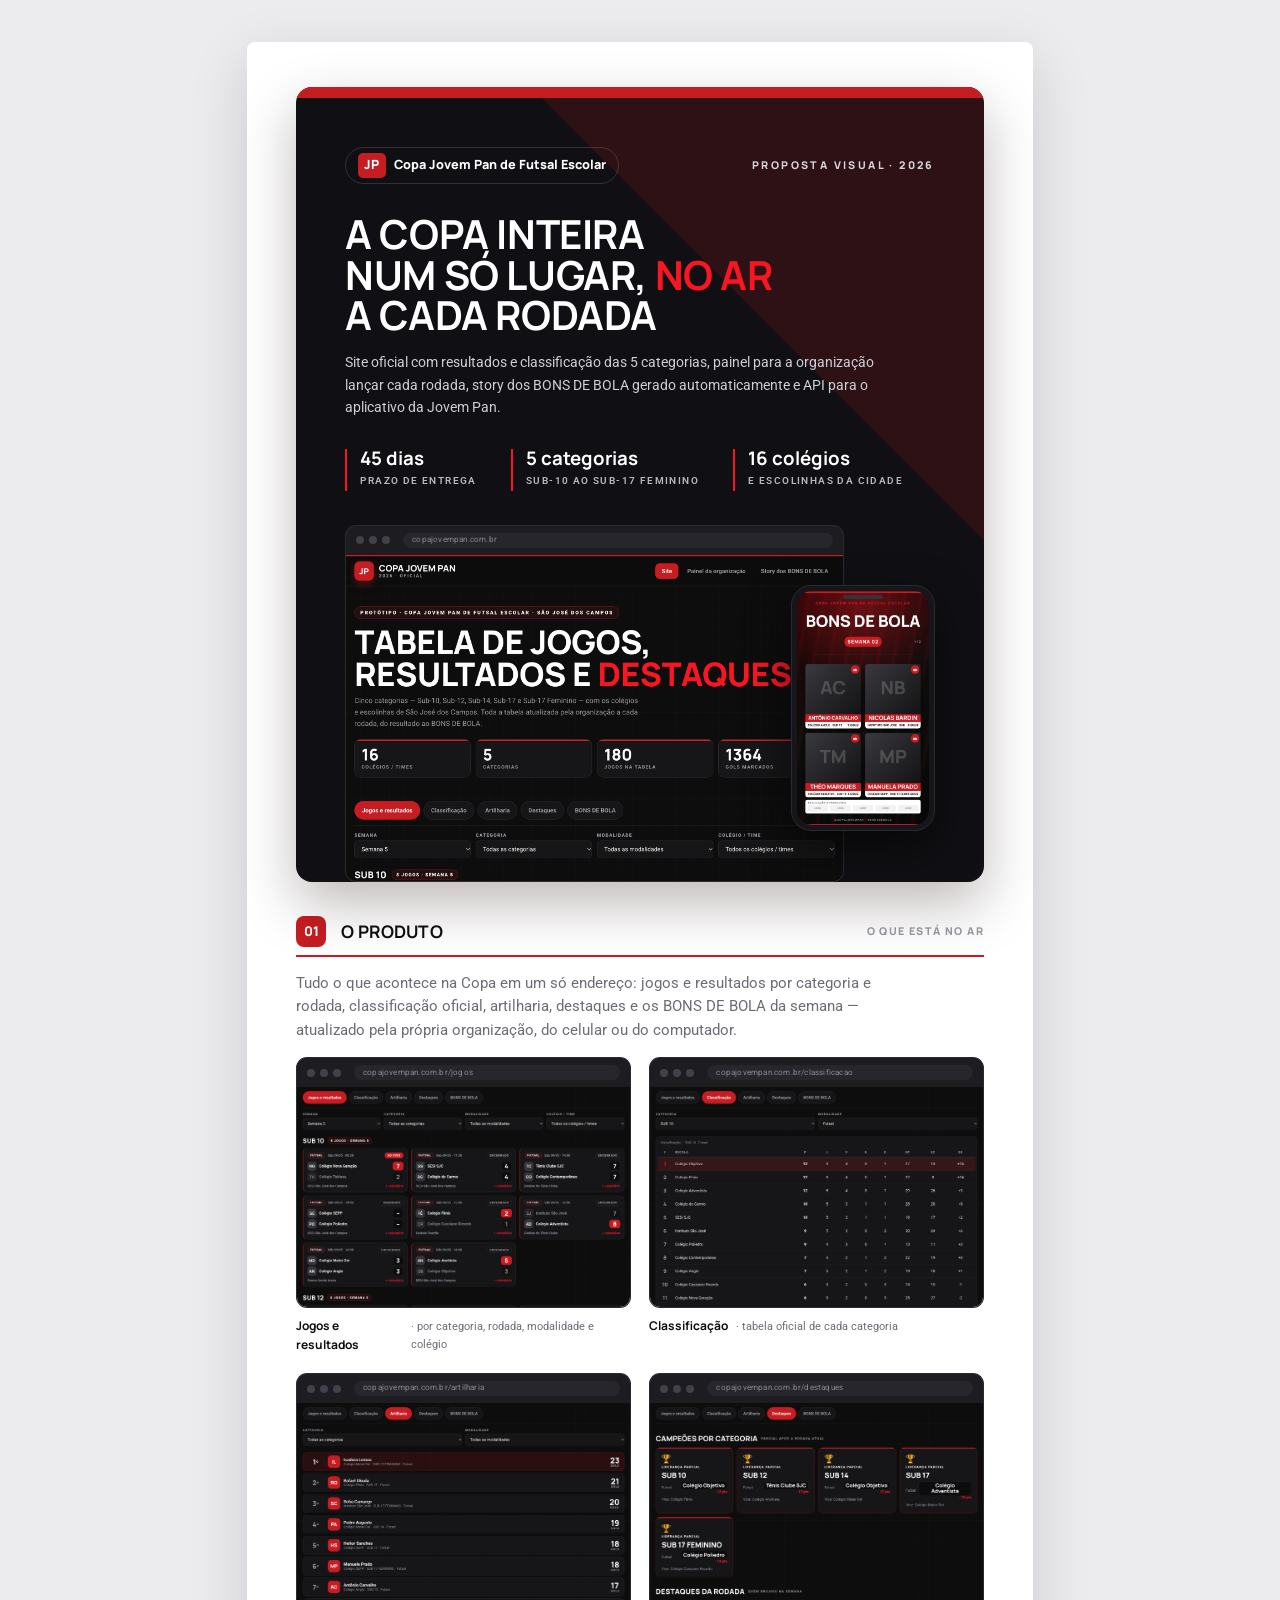
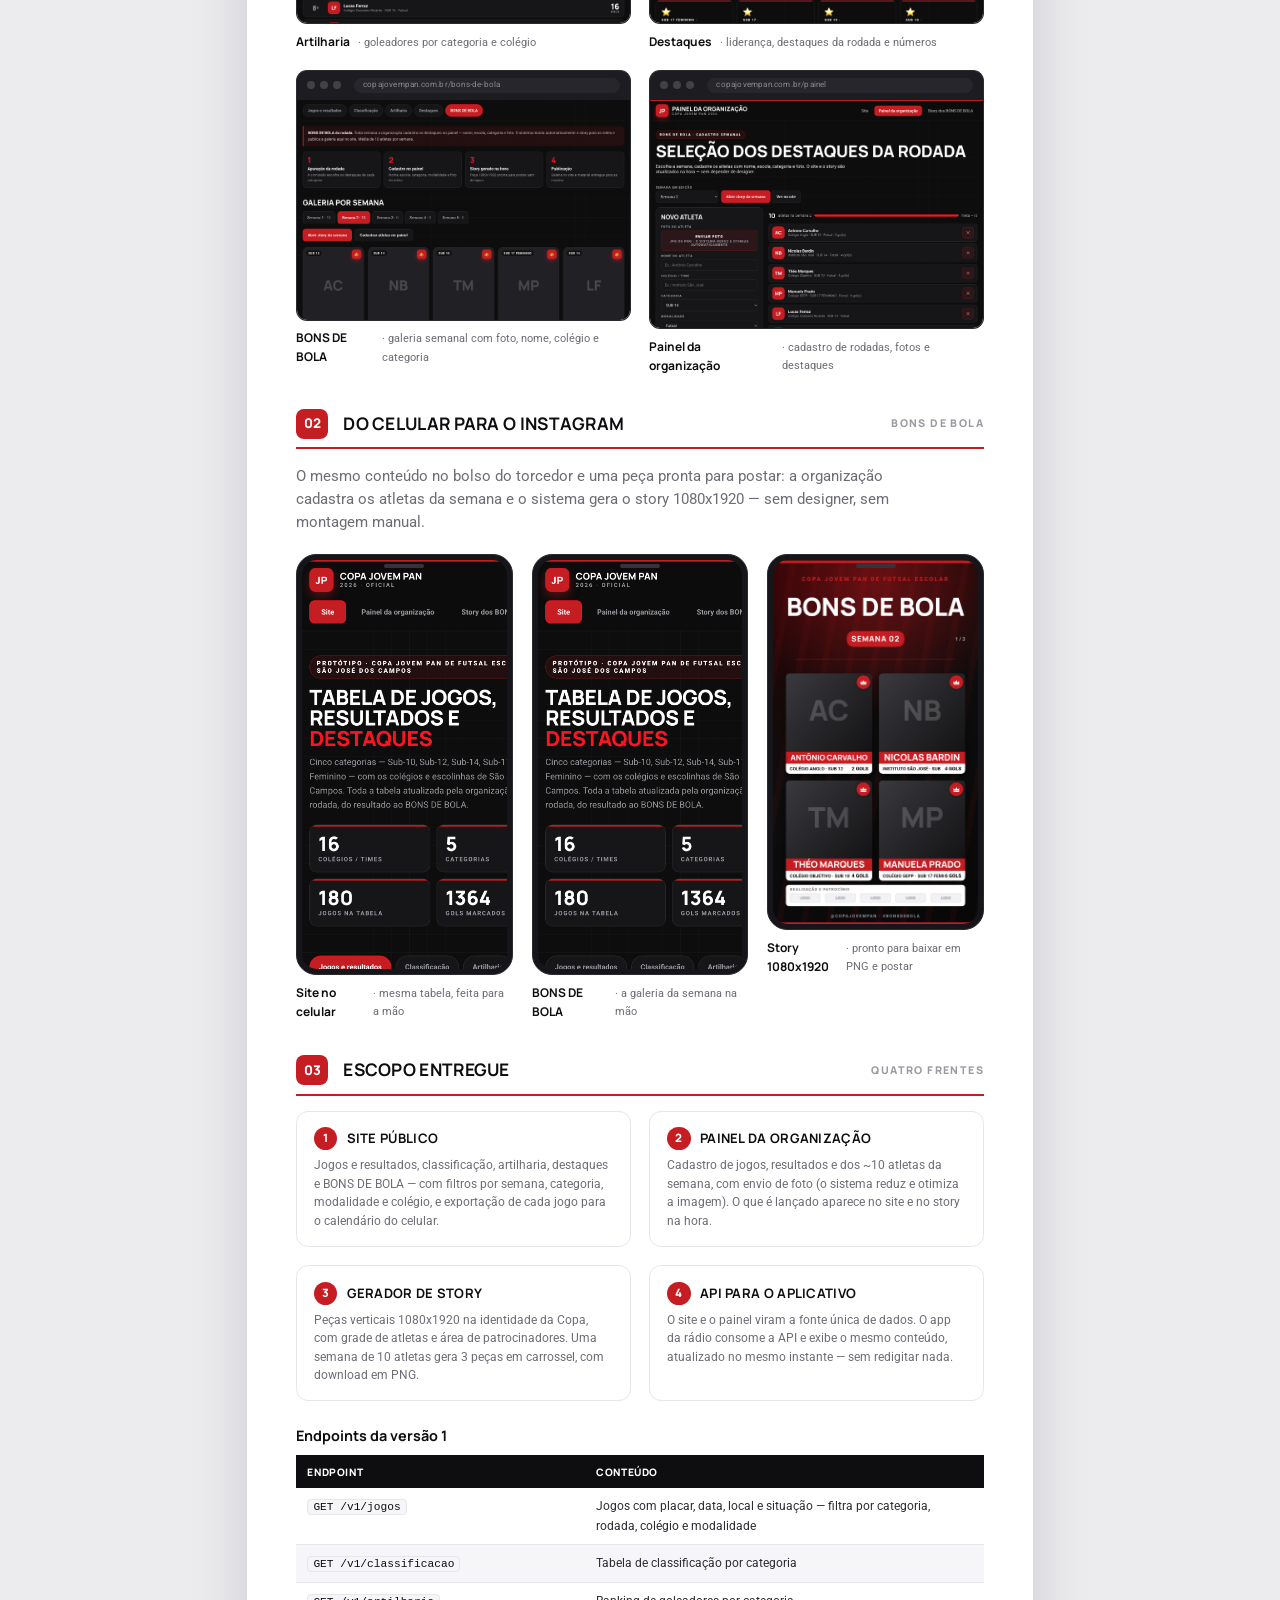
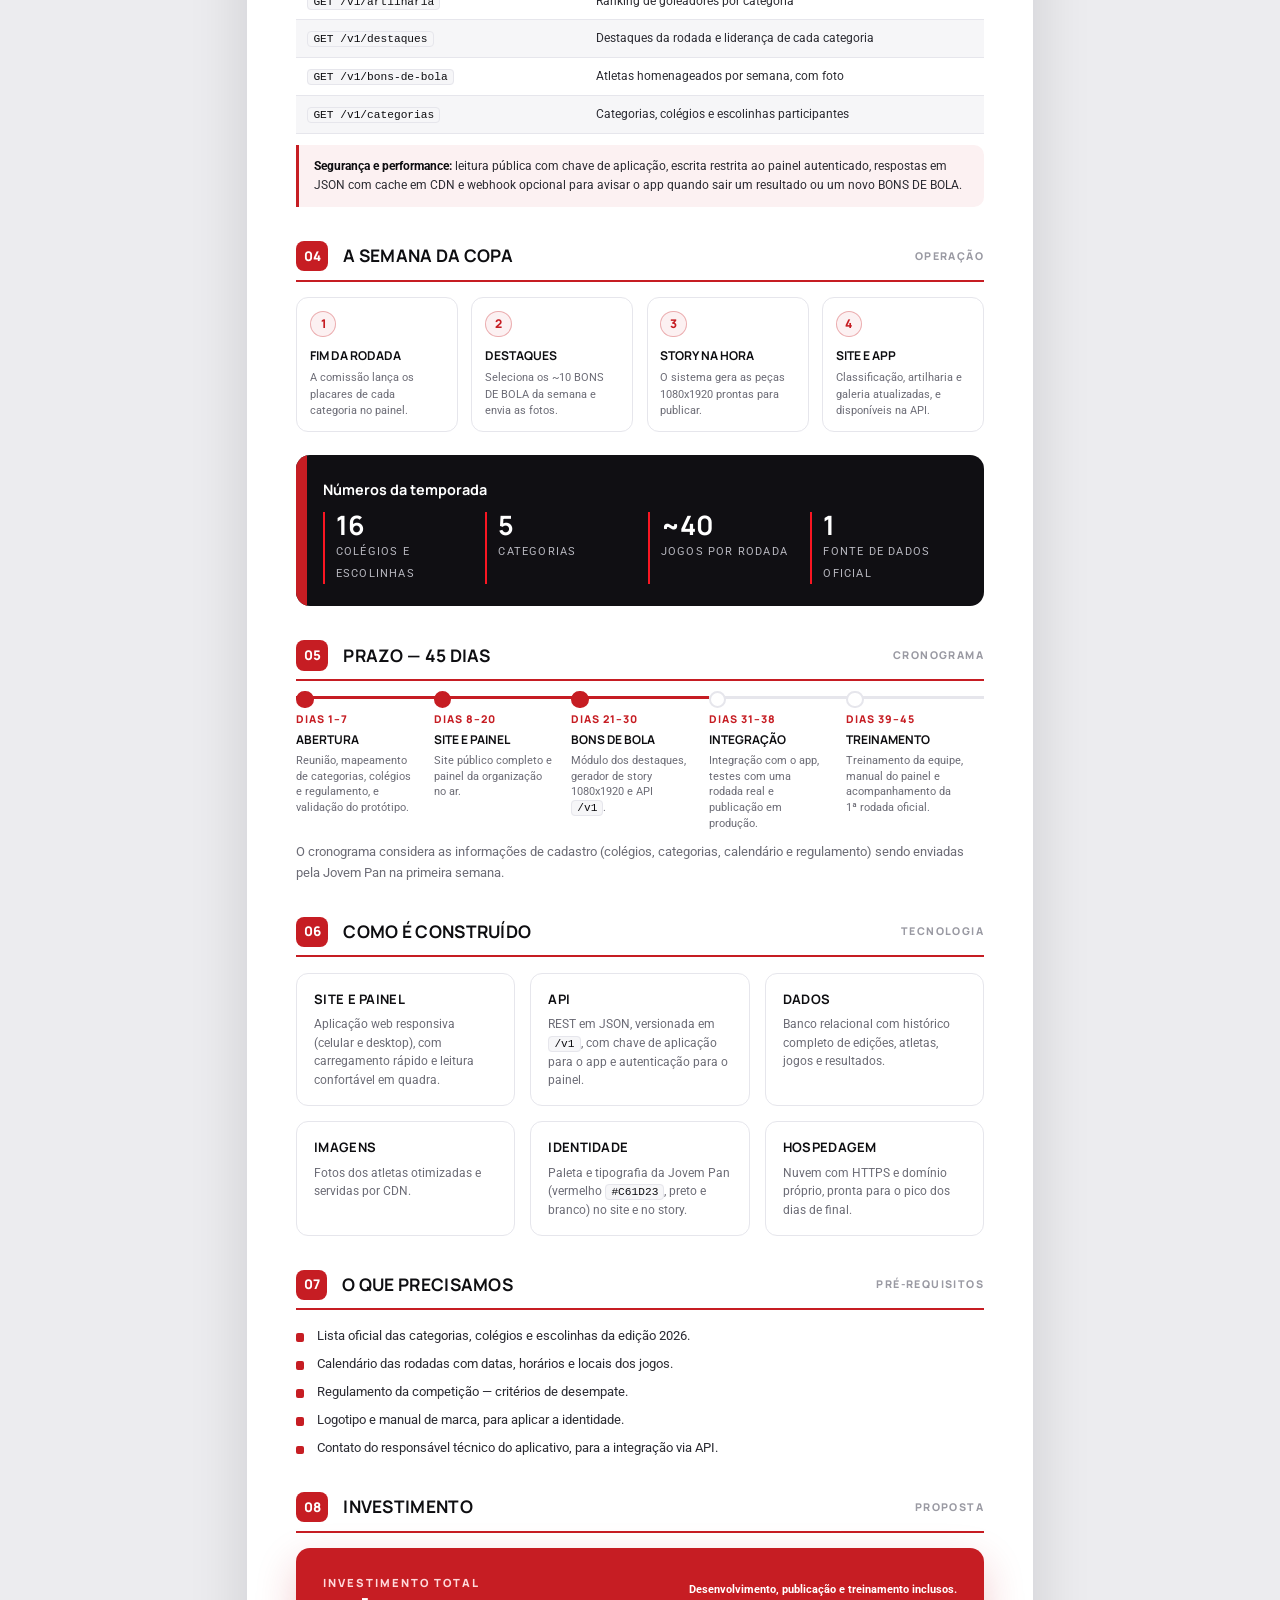
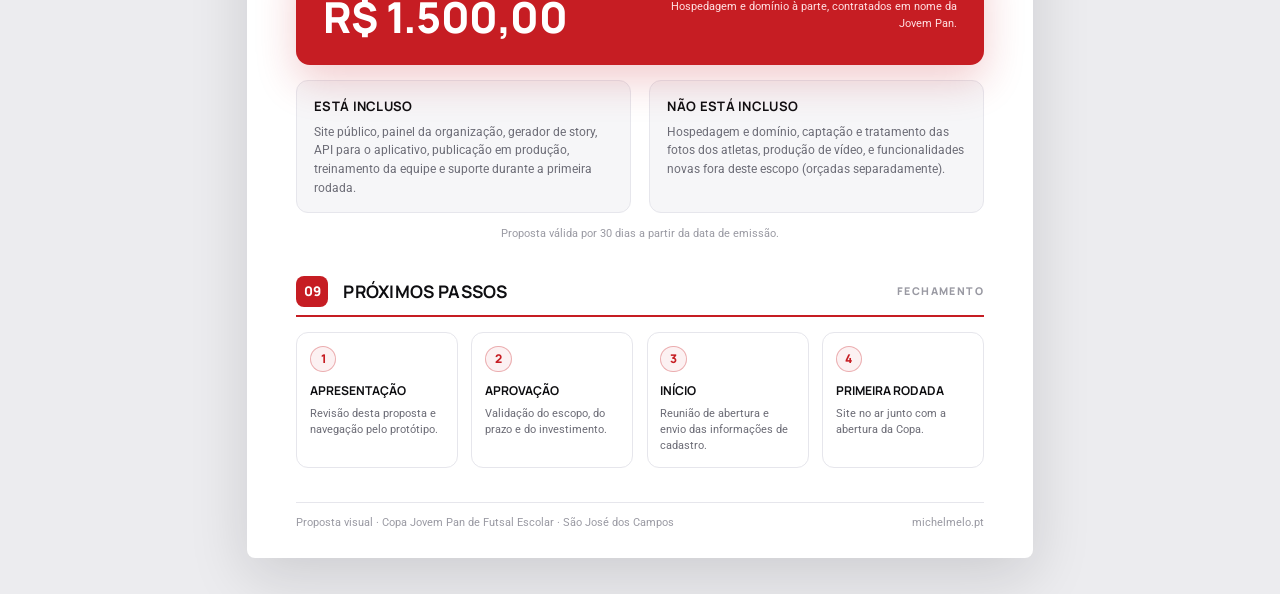
<file: proposta/proposta-b.html>
<!doctype html>
<html lang="pt-BR">
<head>
<meta charset="utf-8">
<meta name="viewport" content="width=device-width, initial-scale=1">
<title>Proposta B (visual) — Copa Jovem Pan de Futsal Escolar</title>
<link rel="preconnect" href="https://fonts.googleapis.com">
<link rel="preconnect" href="https://fonts.gstatic.com" crossorigin>
<link href="https://fonts.googleapis.com/css2?family=Manrope:wght@500;600;700;800&family=Roboto:wght@400;500;700;900&display=swap" rel="stylesheet">
<style>
  @page{ size:A4; margin:15mm 14mm; }
  :root{
    --red:#C61D23; --red-2:#9E1419; --red-hi:#F91622;
    --red-soft:rgba(198,29,35,.06); --red-line:rgba(198,29,35,.32);
    --ink:#0E0E11; --body:#2B2B32; --muted:#6C6C76; --faint:#9A9AA3;
    --line:#E6E6EC; --soft:#F6F6F8; --white:#fff;
    --dark:#100F13; --dark-2:#17161B; --dark-line:rgba(255,255,255,.14);
    --font:'Roboto',system-ui,-apple-system,'Segoe UI',sans-serif;
    --font-d:'Manrope','Roboto',sans-serif;
  }
  *{box-sizing:border-box}
  html{-webkit-print-color-adjust:exact;print-color-adjust:exact}
  body{margin:0;font-family:var(--font);color:var(--body);font-size:10.5pt;line-height:1.6;background:#fff;-webkit-font-smoothing:antialiased}
  .page{max-width:190mm;margin:0 auto}
  a{color:inherit;text-decoration:none}
  h1,h2,h3,.d{font-family:var(--font-d);color:var(--ink)}
  p{margin:0 0 3mm}
  b,strong{color:var(--ink)}
  .lead{color:var(--muted);font-size:11pt}
  img{display:block;max-width:100%}

  /* ---------- Frameworks de dispositivo ---------- */
  .frame{break-inside:avoid}
  .frame .top{
    display:flex;align-items:center;gap:5px;padding:7px 10px;background:#1C1C21;
    border:1px solid #2A2A31;border-bottom:0;border-radius:11px 11px 0 0;
  }
  .frame .top i{width:8px;height:8px;border-radius:50%;background:#41414A;display:block}
  .frame .top .url{
    flex:1;margin-left:8px;height:15px;border-radius:999px;background:#26262C;color:#8A8A93;
    font-size:8px;font-family:var(--font);display:flex;align-items:center;padding:0 9px;letter-spacing:.2px;
  }
  .frame .shot{border:1px solid #2A2A31;border-top:0;border-radius:0 0 11px 11px;overflow:hidden;background:#0D0D0D}
  .frame .shot img{width:100%}
  .frame figcaption{margin-top:2mm;font-size:8.6pt;color:var(--muted);display:flex;gap:2mm;align-items:baseline}
  .frame figcaption b{font-family:var(--font-d);color:var(--ink);font-size:9pt}

  .phone{border:1px solid #2A2A31;border-radius:20px;padding:5px;background:#16161A;position:relative}
  .phone:before{content:'';position:absolute;top:9px;left:50%;transform:translateX(-50%);width:40px;height:4px;border-radius:999px;background:#33333B;z-index:2}
  .phone img{width:100%;border-radius:15px}

  /* ---------- Capa ---------- */
  .cover{
    position:relative;overflow:hidden;border-radius:16px;color:#fff;background:var(--dark);
    padding:12mm 13mm 0;margin:0 0 7mm;box-shadow:0 22px 55px rgba(24,3,4,.28);
  }
  .cover:before{
    content:'';position:absolute;top:0;left:0;right:0;height:3mm;background:var(--red);z-index:3;
  }
  .cover:after{
    content:'';position:absolute;top:0;right:0;width:120mm;height:120mm;
    background:rgba(198,29,35,.16);clip-path:polygon(100% 0,0 0,100% 100%);
  }
  .cover-head{position:relative;z-index:2;display:flex;align-items:center;justify-content:space-between;gap:6mm;flex-wrap:wrap;padding-top:4mm}
  .mark{display:inline-flex;align-items:center;gap:8px;font-family:var(--font-d);font-weight:800;font-size:9.5pt;border:1px solid var(--dark-line);border-radius:999px;padding:5px 12px}
  .mark i{font-style:normal;background:var(--red);border-radius:5px;padding:2px 6px;font-weight:800;letter-spacing:.3px}
  .cover-head .doc{font-family:var(--font-d);font-weight:800;font-size:8pt;letter-spacing:2.4px;text-transform:uppercase;color:#D5D5DB}
  .cover h1{position:relative;z-index:2;font-size:30pt;line-height:1.02;margin:8mm 0 4mm;text-transform:uppercase;letter-spacing:-.4px;color:#fff}
  .cover h1 em{font-style:normal;color:var(--red-hi)}
  .cover .sub{position:relative;z-index:2;color:#CFCFD6;max-width:145mm;font-size:10.5pt;margin:0}
  .cover-facts{position:relative;z-index:2;display:flex;gap:9mm;margin-top:8mm;flex-wrap:wrap}
  .cover-facts div{border-left:2px solid var(--red-hi);padding-left:3.5mm}
  .cover-facts b{display:block;font-family:var(--font-d);font-size:14pt;line-height:1.05;color:#fff}
  .cover-facts span{font-size:7.6pt;letter-spacing:1.4px;text-transform:uppercase;color:#B7B7BF;font-weight:600}
  .cover-visual{position:relative;z-index:2;margin-top:9mm;display:flex;align-items:flex-start;gap:-10mm}
  .cover-visual .browser{flex:1;min-width:0}
  .cover-visual .browser .shot img{margin-bottom:-2px}
  .cover-visual .phone{width:38mm;flex:none;margin-left:-14mm;margin-top:16mm;box-shadow:0 18px 44px rgba(0,0,0,.55);z-index:3}

  /* ---------- Seções ---------- */
  .sec-head{display:flex;align-items:center;gap:4mm;margin:9mm 0 4mm;padding-bottom:2.2mm;border-bottom:2px solid var(--red)}
  .sec-head .n{display:inline-grid;place-items:center;min-width:8mm;height:8mm;padding:0 2mm;border-radius:8px;background:var(--red);color:#fff;font-family:var(--font-d);font-weight:800;font-size:10pt;flex:none}
  .sec-head h2{margin:0;font-size:13pt;text-transform:uppercase;letter-spacing:.3px}
  .sec-head .sub{margin-left:auto;font-family:var(--font-d);font-size:8pt;letter-spacing:1.4px;text-transform:uppercase;color:var(--faint);font-weight:800}
  h3{font-size:10.8pt;margin:6mm 0 2.2mm}

  /* ---------- Grids ---------- */
  .g2{display:grid;grid-template-columns:1fr 1fr;gap:5mm}
  .g3{display:grid;grid-template-columns:repeat(3,1fr);gap:4mm}
  .g4{display:grid;grid-template-columns:repeat(4,1fr);gap:3.5mm}
  .phones{display:grid;grid-template-columns:repeat(3,1fr);gap:5mm;align-items:start}

  /* ---------- Cards ---------- */
  .card{border:1px solid var(--line);border-radius:12px;padding:4mm 4.5mm;background:#fff;break-inside:avoid}
  .card.on{background:var(--soft)}
  .card h4{margin:0 0 1.5mm;font-family:var(--font-d);font-size:9.8pt;text-transform:uppercase;letter-spacing:.3px;display:flex;align-items:center;gap:2.4mm;color:var(--ink)}
  .card p{margin:0;font-size:9.3pt;color:var(--muted);line-height:1.5}
  .num{display:inline-grid;place-items:center;width:6.2mm;height:6.2mm;border-radius:50%;background:var(--red);color:#fff;font-family:var(--font-d);font-weight:800;font-size:8.6pt;flex:none}

  /* ---------- Faixa escura ---------- */
  .band{background:var(--dark);color:#fff;border-radius:14px;padding:6mm 7mm;margin:0 0 5mm;position:relative;overflow:hidden;break-inside:avoid}
  .band:before{content:'';position:absolute;top:0;left:0;bottom:0;width:3mm;background:var(--red)}
  .band h3{color:#fff;margin:0 0 3mm}
  .band p{color:#C9C9D1;margin:0}
  .band .nums{display:grid;grid-template-columns:repeat(4,1fr);gap:4mm;margin-top:1mm}
  .band .nums div{border-left:2px solid var(--red-hi);padding-left:3mm}
  .band .nums b{display:block;font-family:var(--font-d);font-size:20pt;line-height:1;color:#fff}
  .band .nums span{font-size:8pt;letter-spacing:1.2px;text-transform:uppercase;color:#B7B7BF}

  /* ---------- Listas ---------- */
  ul.clean{margin:0;padding:0;list-style:none}
  ul.clean li{position:relative;margin-bottom:2mm;padding-left:5.5mm;font-size:9.6pt;color:var(--body)}
  ul.clean li:before{content:'';position:absolute;left:0;top:2.1mm;width:2.2mm;height:2.2mm;border-radius:2px;background:var(--red)}
  ul.clean li b{color:var(--ink)}

  /* ---------- Timeline (prazo) ---------- */
  .timeline{display:grid;grid-template-columns:repeat(5,1fr);gap:0;margin:2mm 0 3mm;break-inside:avoid}
  .tl{position:relative;padding:0 3mm 0 0;border-top:3px solid var(--line)}
  .tl.on{border-top-color:var(--red)}
  .tl:before{content:'';position:absolute;top:-2.2mm;left:0;width:3.6mm;height:3.6mm;border-radius:50%;background:#fff;border:2px solid var(--line)}
  .tl.on:before{border-color:var(--red);background:var(--red)}
  .tl .st{font-family:var(--font-d);font-size:8pt;font-weight:800;letter-spacing:1px;color:var(--red);margin-top:3.2mm;text-transform:uppercase}
  .tl h4{margin:.6mm 0 1mm;font-size:9pt;font-family:var(--font-d);color:var(--ink);text-transform:uppercase}
  .tl p{margin:0;font-size:8.2pt;color:var(--muted);line-height:1.42;padding-right:2mm}

  /* ---------- Tabela compacta ---------- */
  table{width:100%;border-collapse:collapse;font-size:9.3pt;margin:0 0 3mm}
  thead th{background:var(--ink);color:#fff;font-family:var(--font-d);font-weight:800;font-size:7.7pt;text-transform:uppercase;letter-spacing:.6px;text-align:left;padding:2.2mm 3mm}
  tbody td{padding:2.1mm 3mm;border-bottom:1px solid var(--line);vertical-align:top}
  tbody tr:nth-child(even) td{background:var(--soft)}
  code{font-family:ui-monospace,SFMono-Regular,Menlo,monospace;font-size:8.4pt;background:var(--soft);border:1px solid var(--line);border-radius:4px;padding:1px 5px;color:var(--ink);white-space:nowrap}

  /* ---------- Passos ---------- */
  .steps{display:grid;grid-template-columns:repeat(4,1fr);gap:3.5mm}
  .step{border:1px solid var(--line);border-radius:12px;padding:3.4mm;background:#fff;break-inside:avoid}
  .step .s{display:inline-grid;place-items:center;width:7mm;height:7mm;border-radius:50%;background:var(--red-soft);border:1px solid var(--red-line);color:var(--red);font-family:var(--font-d);font-weight:800;font-size:9pt}
  .step h4{margin:2.4mm 0 1mm;font-size:9.1pt;font-family:var(--font-d);text-transform:uppercase;color:var(--ink)}
  .step p{margin:0;font-size:8.5pt;color:var(--muted);line-height:1.45}

  /* ---------- Investimento ---------- */
  .price{position:relative;overflow:hidden;border-radius:14px;padding:7mm;color:#fff;background:var(--red);display:flex;align-items:center;justify-content:space-between;gap:6mm;box-shadow:0 16px 40px rgba(198,29,35,.22);break-inside:avoid}
  .price .lbl{font-family:var(--font-d);font-size:8.4pt;letter-spacing:2px;text-transform:uppercase;color:#FFD9DB;font-weight:800}
  .price .val{font-family:var(--font-d);font-weight:800;font-size:32pt;line-height:1;letter-spacing:-.5px;margin-top:1mm}
  .price .cond{font-size:8.5pt;color:#FFE1E3;max-width:76mm;text-align:right;line-height:1.5}
  .price .cond b{color:#fff}
  .valid{font-size:8.3pt;color:var(--faint);margin:3mm 0 0;text-align:center}

  .foot{margin-top:9mm;border-top:1px solid var(--line);padding-top:3mm;font-size:8pt;color:var(--faint);display:flex;justify-content:space-between;gap:5mm;flex-wrap:wrap}
  .note{border-left:3px solid var(--red);background:var(--red-soft);border-radius:0 10px 10px 0;padding:3.2mm 4mm;font-size:9.2pt;margin:0 0 4mm;line-height:1.55;break-inside:avoid}
  .note b{color:var(--ink)}

  .pb{break-before:page;page-break-before:always}
  .avoid{break-inside:avoid}
  h2,h3{break-after:avoid;page-break-after:avoid}

  @media screen{
    body{background:#ECECEF;padding:11mm 0}
    .page{background:#fff;max-width:208mm;padding:12mm 13mm 7mm;border-radius:8px;box-shadow:0 18px 60px rgba(16,16,20,.14)}
  }
</style>
</head>
<body>
<div class="page">

  <!-- ===================== CAPA ===================== -->
  <section class="cover">
    <div class="cover-head">
      <span class="mark"><i>JP</i> Copa Jovem Pan de Futsal Escolar</span>
      <span class="doc">Proposta visual · 2026</span>
    </div>
    <h1>A Copa inteira<br>num só lugar, <em>no ar</em><br>a cada rodada</h1>
    <p class="sub">Site oficial com resultados e classificação das 5 categorias, painel para a organização lançar cada rodada, story dos BONS DE BOLA gerado automaticamente e API para o aplicativo da Jovem Pan.</p>
    <div class="cover-facts">
      <div><b>45 dias</b><span>Prazo de entrega</span></div>
      <div><b>5 categorias</b><span>Sub-10 ao Sub-17 Feminino</span></div>
      <div><b>16 colégios</b><span>e escolinhas da cidade</span></div>
    </div>
    <div class="cover-visual">
      <div class="browser frame">
        <div class="top"><i></i><i></i><i></i><span class="url">copajovempan.com.br</span></div>
        <div class="shot"><img src="img/site-home.png" alt="Tela inicial do site da Copa Jovem Pan com jogos e resultados"></div>
      </div>
      <div class="phone"><img src="img/site-story.png" alt="Story dos BONS DE BOLA em formato 1080x1920"></div>
    </div>
  </section>

  <div class="pb"></div>

  <!-- ===================== 01 · O PRODUTO ===================== -->
  <section>
    <div class="sec-head"><span class="n">01</span><h2>O produto</h2><span class="sub">O que está no ar</span></div>
    <p class="lead" style="max-width:165mm">Tudo o que acontece na Copa em um só endereço: jogos e resultados por categoria e rodada, classificação oficial, artilharia, destaques e os BONS DE BOLA da semana — atualizado pela própria organização, do celular ou do computador.</p>
    <div class="g2" style="margin-top:4mm">
      <div class="frame">
        <div class="top"><i></i><i></i><i></i><span class="url">copajovempan.com.br/jogos</span></div>
        <div class="shot"><img src="img/site-jogos.png" alt="Filtros e lista de jogos e resultados por categoria"></div>
        <figcaption><b>Jogos e resultados</b> · por categoria, rodada, modalidade e colégio</figcaption>
      </div>
      <div class="frame">
        <div class="top"><i></i><i></i><i></i><span class="url">copajovempan.com.br/classificacao</span></div>
        <div class="shot"><img src="img/site-classificacao.png" alt="Tabela de classificação com pontos, vitórias, gols e saldo"></div>
        <figcaption><b>Classificação</b> · tabela oficial de cada categoria</figcaption>
      </div>
      <div class="frame">
        <div class="top"><i></i><i></i><i></i><span class="url">copajovempan.com.br/artilharia</span></div>
        <div class="shot"><img src="img/site-artilharia.png" alt="Ranking de artilheiros por categoria"></div>
        <figcaption><b>Artilharia</b> · goleadores por categoria e colégio</figcaption>
      </div>
      <div class="frame">
        <div class="top"><i></i><i></i><i></i><span class="url">copajovempan.com.br/destaques</span></div>
        <div class="shot"><img src="img/site-destaques.png" alt="Campeões por categoria, destaques da rodada e números da copa"></div>
        <figcaption><b>Destaques</b> · liderança, destaques da rodada e números</figcaption>
      </div>
    </div>
    <div class="g2" style="margin-top:5mm">
      <div class="frame">
        <div class="top"><i></i><i></i><i></i><span class="url">copajovempan.com.br/bons-de-bola</span></div>
        <div class="shot"><img src="img/site-bons.png" alt="Galeria dos BONS DE BOLA por semana"></div>
        <figcaption><b>BONS DE BOLA</b> · galeria semanal com foto, nome, colégio e categoria</figcaption>
      </div>
      <div class="frame">
        <div class="top"><i></i><i></i><i></i><span class="url">copajovempan.com.br/painel</span></div>
        <div class="shot"><img src="img/site-admin.png" alt="Painel da organização para cadastro de atletas e fotos"></div>
        <figcaption><b>Painel da organização</b> · cadastro de rodadas, fotos e destaques</figcaption>
      </div>
    </div>
  </section>

  <!-- ===================== 02 · NO CELULAR ===================== -->
  <section>
    <div class="sec-head"><span class="n">02</span><h2>Do celular para o Instagram</h2><span class="sub">BONS DE BOLA</span></div>
    <p class="lead" style="max-width:165mm">O mesmo conteúdo no bolso do torcedor e uma peça pronta para postar: a organização cadastra os atletas da semana e o sistema gera o story 1080x1920 — sem designer, sem montagem manual.</p>
    <div class="phones" style="margin-top:5mm">
      <figure class="frame" style="margin:0">
        <div class="phone"><img src="img/site-mobile-jogos.png" alt="Site da Copa no celular, tela de jogos e resultados"></div>
        <figcaption><b>Site no celular</b> · mesma tabela, feita para a mão</figcaption>
      </figure>
      <figure class="frame" style="margin:0">
        <div class="phone"><img src="img/site-mobile-bons.png" alt="Galeria de BONS DE BOLA no celular"></div>
        <figcaption><b>BONS DE BOLA</b> · a galeria da semana na mão</figcaption>
      </figure>
      <figure class="frame" style="margin:0">
        <div class="phone"><img src="img/site-story.png" alt="Peça vertical 1080x1920 do story dos BONS DE BOLA"></div>
        <figcaption><b>Story 1080x1920</b> · pronto para baixar em PNG e postar</figcaption>
      </figure>
    </div>
  </section>

  <!-- ===================== 03 · ESCOPO ===================== -->
  <section>
    <div class="sec-head"><span class="n">03</span><h2>Escopo entregue</h2><span class="sub">Quatro frentes</span></div>
    <div class="g2">
      <div class="card">
        <h4><span class="num">1</span>Site público</h4>
        <p>Jogos e resultados, classificação, artilharia, destaques e BONS DE BOLA — com filtros por semana, categoria, modalidade e colégio, e exportação de cada jogo para o calendário do celular.</p>
      </div>
      <div class="card">
        <h4><span class="num">2</span>Painel da organização</h4>
        <p>Cadastro de jogos, resultados e dos ~10 atletas da semana, com envio de foto (o sistema reduz e otimiza a imagem). O que é lançado aparece no site e no story na hora.</p>
      </div>
      <div class="card">
        <h4><span class="num">3</span>Gerador de story</h4>
        <p>Peças verticais 1080x1920 na identidade da Copa, com grade de atletas e área de patrocinadores. Uma semana de 10 atletas gera 3 peças em carrossel, com download em PNG.</p>
      </div>
      <div class="card">
        <h4><span class="num">4</span>API para o aplicativo</h4>
        <p>O site e o painel viram a fonte única de dados. O app da rádio consome a API e exibe o mesmo conteúdo, atualizado no mesmo instante — sem redigitar nada.</p>
      </div>
    </div>
    <h3 style="margin-top:6mm">Endpoints da versão 1</h3>
    <table>
      <thead><tr><th style="width:42%">Endpoint</th><th>Conteúdo</th></tr></thead>
      <tbody>
        <tr><td><code>GET /v1/jogos</code></td><td>Jogos com placar, data, local e situação — filtra por categoria, rodada, colégio e modalidade</td></tr>
        <tr><td><code>GET /v1/classificacao</code></td><td>Tabela de classificação por categoria</td></tr>
        <tr><td><code>GET /v1/artilharia</code></td><td>Ranking de goleadores por categoria</td></tr>
        <tr><td><code>GET /v1/destaques</code></td><td>Destaques da rodada e liderança de cada categoria</td></tr>
        <tr><td><code>GET /v1/bons-de-bola</code></td><td>Atletas homenageados por semana, com foto</td></tr>
        <tr><td><code>GET /v1/categorias</code></td><td>Categorias, colégios e escolinhas participantes</td></tr>
      </tbody>
    </table>
    <div class="note"><b>Segurança e performance:</b> leitura pública com chave de aplicação, escrita restrita ao painel autenticado, respostas em JSON com cache em CDN e webhook opcional para avisar o app quando sair um resultado ou um novo BONS DE BOLA.</div>
  </section>

  <!-- ===================== 04 · OPERAÇÃO + PRAZO ===================== -->
  <section>
    <div class="sec-head"><span class="n">04</span><h2>A semana da Copa</h2><span class="sub">Operação</span></div>
    <div class="steps">
      <div class="step"><span class="s">1</span><h4>Fim da rodada</h4><p>A comissão lança os placares de cada categoria no painel.</p></div>
      <div class="step"><span class="s">2</span><h4>Destaques</h4><p>Seleciona os ~10 BONS DE BOLA da semana e envia as fotos.</p></div>
      <div class="step"><span class="s">3</span><h4>Story na hora</h4><p>O sistema gera as peças 1080x1920 prontas para publicar.</p></div>
      <div class="step"><span class="s">4</span><h4>Site e app</h4><p>Classificação, artilharia e galeria atualizadas, e disponíveis na API.</p></div>
    </div>
    <div class="band" style="margin-top:6mm">
      <h3>Números da temporada</h3>
      <div class="nums">
        <div><b>16</b><span>Colégios e escolinhas</span></div>
        <div><b>5</b><span>Categorias</span></div>
        <div><b>~40</b><span>Jogos por rodada</span></div>
        <div><b>1</b><span>Fonte de dados oficial</span></div>
      </div>
    </div>
  </section>

  <section>
    <div class="sec-head"><span class="n">05</span><h2>Prazo — 45 dias</h2><span class="sub">Cronograma</span></div>
    <div class="timeline">
      <div class="tl on"><div class="st">Dias 1–7</div><h4>Abertura</h4><p>Reunião, mapeamento de categorias, colégios e regulamento, e validação do protótipo.</p></div>
      <div class="tl on"><div class="st">Dias 8–20</div><h4>Site e painel</h4><p>Site público completo e painel da organização no ar.</p></div>
      <div class="tl on"><div class="st">Dias 21–30</div><h4>BONS DE BOLA</h4><p>Módulo dos destaques, gerador de story 1080x1920 e API <code>/v1</code>.</p></div>
      <div class="tl"><div class="st">Dias 31–38</div><h4>Integração</h4><p>Integração com o app, testes com uma rodada real e publicação em produção.</p></div>
      <div class="tl"><div class="st">Dias 39–45</div><h4>Treinamento</h4><p>Treinamento da equipe, manual do painel e acompanhamento da 1ª rodada oficial.</p></div>
    </div>
    <p class="lead" style="font-size:9.5pt">O cronograma considera as informações de cadastro (colégios, categorias, calendário e regulamento) sendo enviadas pela Jovem Pan na primeira semana.</p>
  </section>

  <!-- ===================== 06 · TECNOLOGIA + PRÉ-REQUISITOS ===================== -->
  <section>
    <div class="sec-head"><span class="n">06</span><h2>Como é construído</h2><span class="sub">Tecnologia</span></div>
    <div class="g3">
      <div class="card"><h4>Site e painel</h4><p>Aplicação web responsiva (celular e desktop), com carregamento rápido e leitura confortável em quadra.</p></div>
      <div class="card"><h4>API</h4><p>REST em JSON, versionada em <code>/v1</code>, com chave de aplicação para o app e autenticação para o painel.</p></div>
      <div class="card"><h4>Dados</h4><p>Banco relacional com histórico completo de edições, atletas, jogos e resultados.</p></div>
      <div class="card"><h4>Imagens</h4><p>Fotos dos atletas otimizadas e servidas por CDN.</p></div>
      <div class="card"><h4>Identidade</h4><p>Paleta e tipografia da Jovem Pan (vermelho <code>#C61D23</code>, preto e branco) no site e no story.</p></div>
      <div class="card"><h4>Hospedagem</h4><p>Nuvem com HTTPS e domínio próprio, pronta para o pico dos dias de final.</p></div>
    </div>
  </section>

  <section>
    <div class="sec-head"><span class="n">07</span><h2>O que precisamos</h2><span class="sub">Pré-requisitos</span></div>
    <ul class="clean">
      <li>Lista oficial das categorias, colégios e escolinhas da edição 2026.</li>
      <li>Calendário das rodadas com datas, horários e locais dos jogos.</li>
      <li>Regulamento da competição — critérios de desempate.</li>
      <li>Logotipo e manual de marca, para aplicar a identidade.</li>
      <li>Contato do responsável técnico do aplicativo, para a integração via API.</li>
    </ul>
  </section>

  <div class="pb"></div>

  <!-- ===================== 08 · INVESTIMENTO ===================== -->
  <section>
    <div class="sec-head"><span class="n">08</span><h2>Investimento</h2><span class="sub">Proposta</span></div>
    <div class="price">
      <div>
        <div class="lbl">Investimento total</div>
        <div class="val">R$ 1.500,00</div>
      </div>
      <div class="cond"><b>Desenvolvimento, publicação e treinamento inclusos.</b><br>Hospedagem e domínio à parte, contratados em nome da Jovem Pan.</div>
    </div>
    <div class="g2" style="margin-top:4mm">
      <div class="card on">
        <h4>Está incluso</h4>
        <p>Site público, painel da organização, gerador de story, API para o aplicativo, publicação em produção, treinamento da equipe e suporte durante a primeira rodada.</p>
      </div>
      <div class="card on">
        <h4>Não está incluso</h4>
        <p>Hospedagem e domínio, captação e tratamento das fotos dos atletas, produção de vídeo, e funcionalidades novas fora deste escopo (orçadas separadamente).</p>
      </div>
    </div>
    <p class="valid">Proposta válida por 30 dias a partir da data de emissão.</p>
  </section>

  <!-- ===================== 09 · PRÓXIMOS PASSOS ===================== -->
  <section>
    <div class="sec-head"><span class="n">09</span><h2>Próximos passos</h2><span class="sub">Fechamento</span></div>
    <div class="steps">
      <div class="step"><span class="s">1</span><h4>Apresentação</h4><p>Revisão desta proposta e navegação pelo protótipo.</p></div>
      <div class="step"><span class="s">2</span><h4>Aprovação</h4><p>Validação do escopo, do prazo e do investimento.</p></div>
      <div class="step"><span class="s">3</span><h4>Início</h4><p>Reunião de abertura e envio das informações de cadastro.</p></div>
      <div class="step"><span class="s">4</span><h4>Primeira rodada</h4><p>Site no ar junto com a abertura da Copa.</p></div>
    </div>
  </section>

  <div class="foot">
    <span>Proposta visual · Copa Jovem Pan de Futsal Escolar · São José dos Campos</span>
    <span>michelmelo.pt</span>
  </div>

</div>
</body>
</html>
</file>
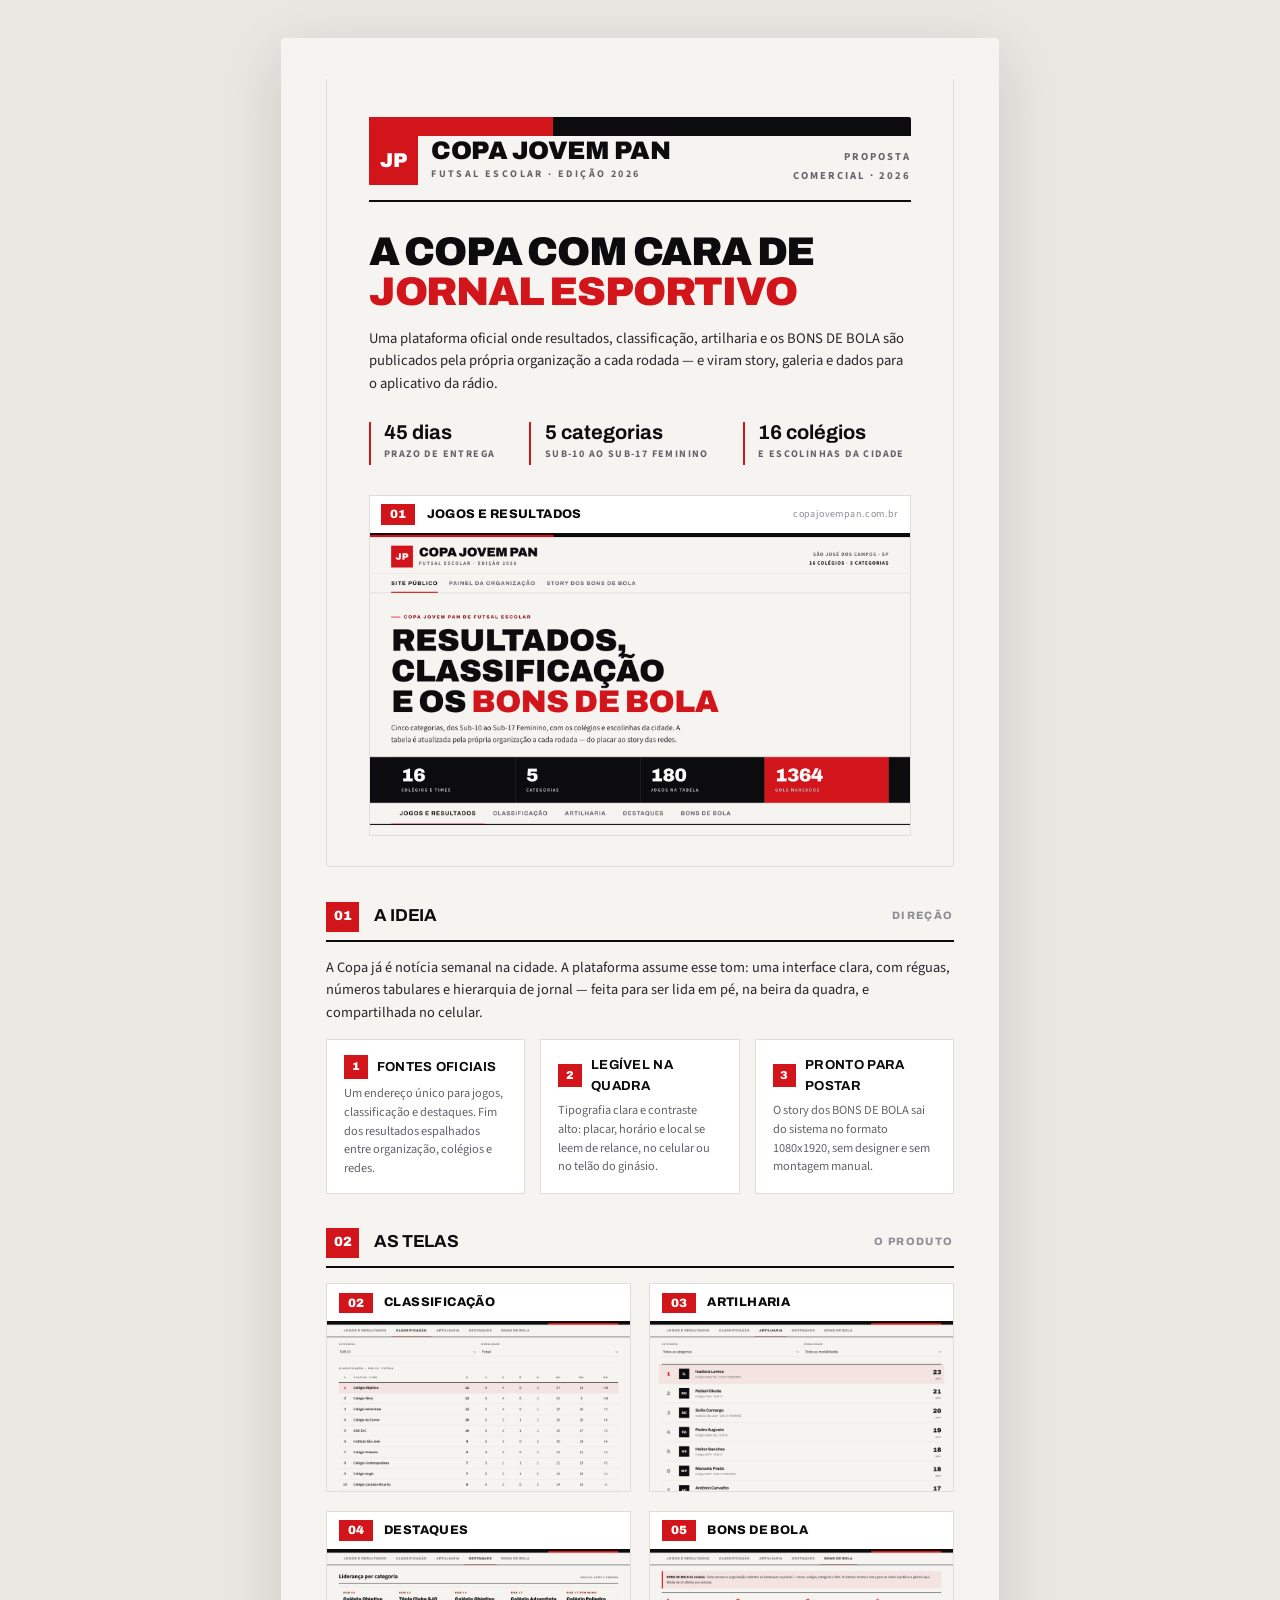
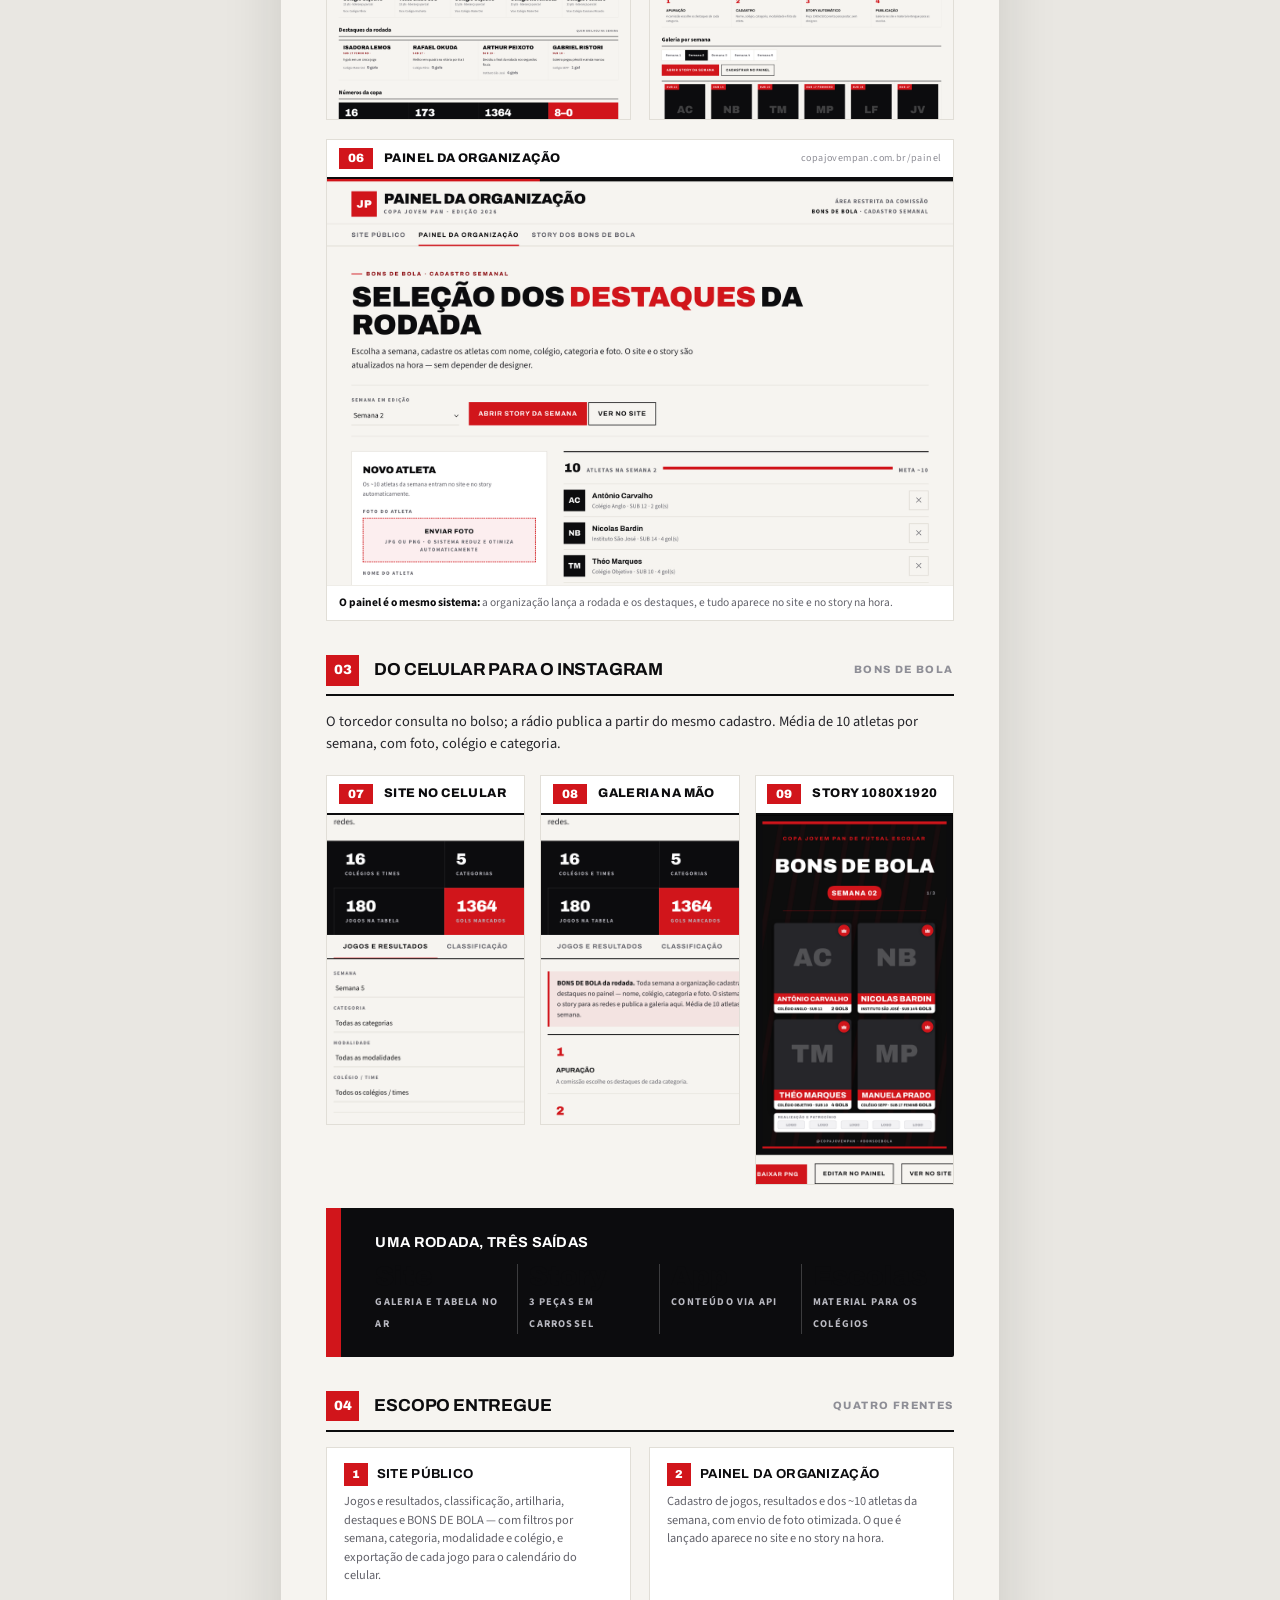
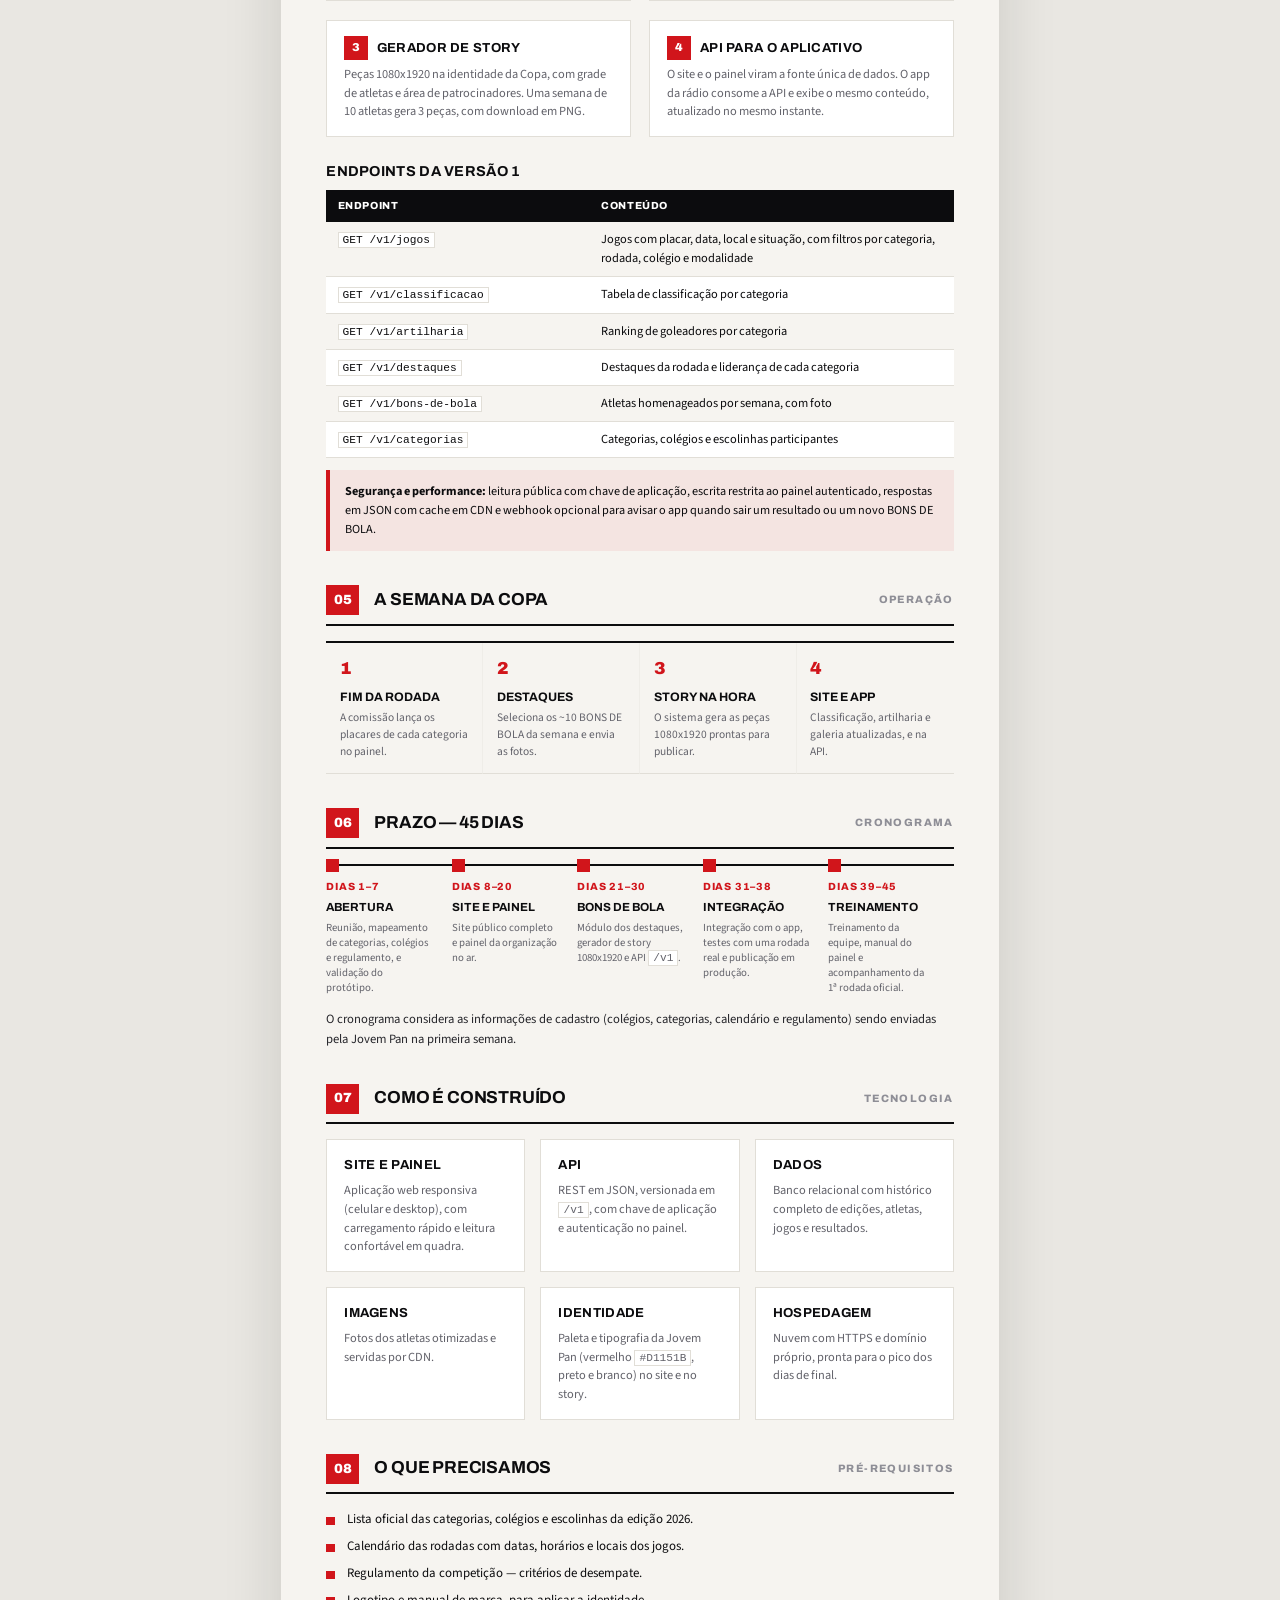
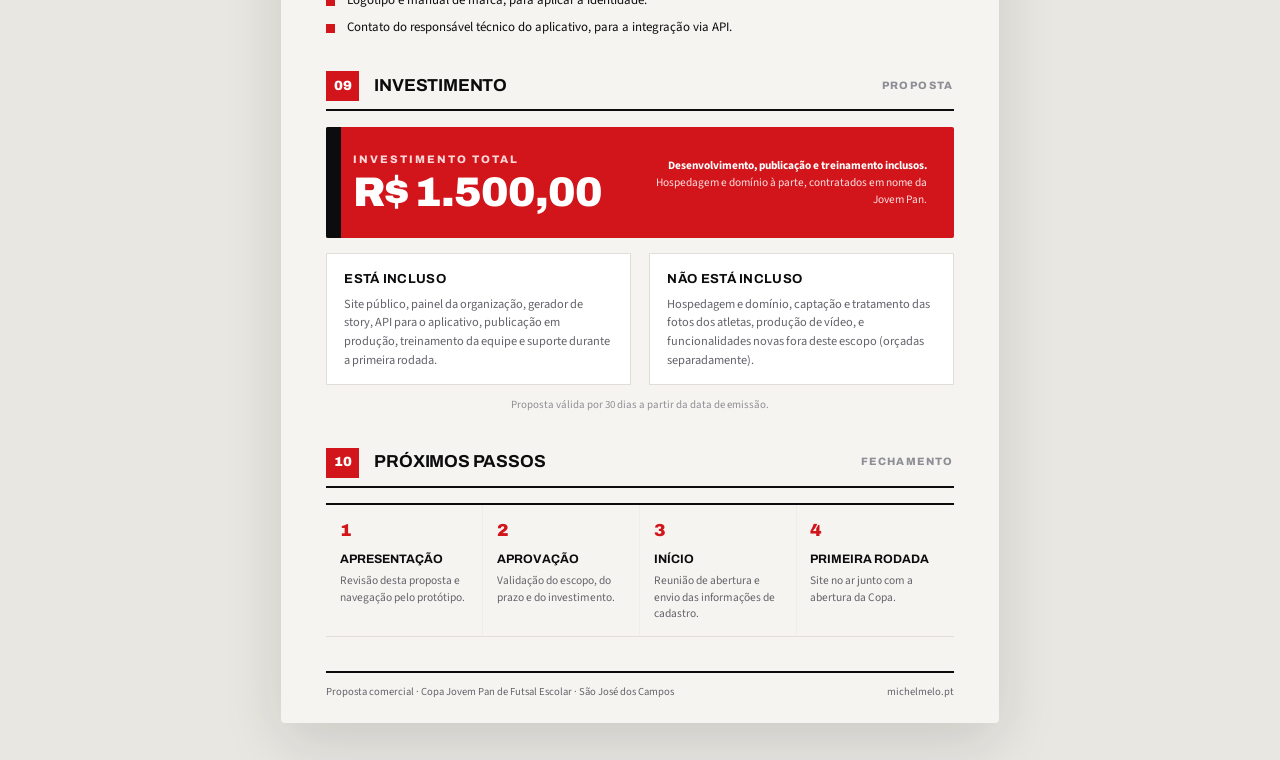
<file: proposta/proposta-v2.html>
<!doctype html>
<html lang="pt-BR">
<head>
<meta charset="utf-8">
<meta name="viewport" content="width=device-width, initial-scale=1">
<title>Proposta — Copa Jovem Pan de Futsal Escolar (editorial)</title>
<link rel="preconnect" href="https://fonts.googleapis.com">
<link rel="preconnect" href="https://fonts.gstatic.com" crossorigin>
<link href="https://fonts.googleapis.com/css2?family=Archivo:wght@600;700;800;900&family=Source+Sans+3:wght@400;600;700&display=swap" rel="stylesheet">
<style>
  @page{ size:A4; margin:15mm 14mm; }
  :root{
    --paper:#F6F4F0; --card:#fff; --ink:#0C0C0E; --ink-2:#26262B;
    --muted:#63636B; --faint:#8E8E96; --line:#E1DED7; --line-2:#EFEDE8;
    --red:#D1151B; --red-2:#A5101A; --red-ink:#8F1418; --red-wash:rgba(209,21,27,.07);
    --font-d:'Archivo','Roboto',sans-serif; --font:'Source Sans 3','Roboto',sans-serif;
  }
  *{box-sizing:border-box}
  html{-webkit-print-color-adjust:exact;print-color-adjust:exact}
  body{margin:0;background:var(--paper);color:var(--ink);font-family:var(--font);font-size:10.5pt;line-height:1.55;font-variant-numeric:tabular-nums}
  .page{max-width:190mm;margin:0 auto}
  a{color:inherit;text-decoration:none}
  img{display:block;max-width:100%}
  h1,h2,h3,.d{font-family:var(--font-d);color:var(--ink)}
  p{margin:0 0 3mm}
  b,strong{color:var(--ink)}
  .lead{color:var(--ink-2);font-size:10.8pt}
  .toprule{height:5mm;background:var(--ink);position:relative;border-radius:2px 2px 0 0}
  .toprule i{position:absolute;left:0;top:0;bottom:0;width:34%;background:var(--red)}

  /* ---------- Capa ---------- */
  .cover{border:1px solid var(--line);border-top:0;background:var(--paper);padding:10mm 11mm 8mm;margin:0 0 7mm;border-radius:0 0 3px 3px}
  .cover-top{display:flex;align-items:flex-end;justify-content:space-between;gap:6mm;flex-wrap:wrap;border-bottom:2px solid var(--ink);padding-bottom:4mm}
  .wordmark{display:flex;align-items:center;gap:3.5mm}
  .wordmark .jp{width:13mm;height:13mm;background:var(--red);color:#fff;display:grid;place-items:center;font-family:var(--font-d);font-weight:900;font-size:15pt}
  .wordmark b{display:block;font-family:var(--font-d);font-weight:900;font-size:19pt;line-height:.95;text-transform:uppercase;letter-spacing:-.5px}
  .wordmark small{display:block;font-size:7.6pt;letter-spacing:2.4px;text-transform:uppercase;color:var(--muted);font-weight:700;margin-top:1mm}
  .cover-top .doc{text-align:right;font-size:8pt;letter-spacing:2px;text-transform:uppercase;color:var(--muted);font-weight:700;line-height:1.8}
  .cover h1{font-size:30pt;line-height:1;margin:8mm 0 4mm;text-transform:uppercase;letter-spacing:-1.2px;font-weight:900}
  .cover h1 em{font-style:normal;color:var(--red)}
  .cover .sub{color:var(--ink-2);max-width:150mm;font-size:11pt;margin:0}
  .cover-facts{display:flex;gap:9mm;margin-top:7mm;flex-wrap:wrap}
  .cover-facts div{border-left:2px solid var(--red);padding-left:3.5mm}
  .cover-facts b{display:block;font-family:var(--font-d);font-size:15pt;line-height:1.05}
  .cover-facts span{font-size:7.6pt;letter-spacing:1.4px;text-transform:uppercase;color:var(--muted);font-weight:700}

  /* ---------- Figuras ---------- */
  .fig{border:1px solid var(--line);background:var(--card);break-inside:avoid;margin:0}
  .fig-bar{display:flex;align-items:center;gap:3mm;padding:2.2mm 3mm;border-bottom:2px solid var(--ink)}
  .fig-bar .no{font-family:var(--font-d);font-weight:900;font-size:9pt;color:#fff;background:var(--red);padding:1px 2.4mm}
  .fig-bar b{font-family:var(--font-d);font-weight:800;font-size:9.4pt;text-transform:uppercase;letter-spacing:.4px}
  .fig-bar .url{margin-left:auto;font-size:7.6pt;color:var(--faint);letter-spacing:.4px}
  .fig-img{overflow:hidden}
  .fig-img img{width:100%}
  figcaption{padding:2.2mm 3mm;font-size:8.6pt;color:var(--muted);border-top:1px solid var(--line-2)}
  figcaption b{color:var(--ink)}

  /* ---------- Seções ---------- */
  .sec-head{display:flex;align-items:center;gap:4mm;margin:9mm 0 4mm;padding-bottom:2.2mm;border-bottom:2px solid var(--ink)}
  .sec-head .n{display:inline-grid;place-items:center;min-width:8mm;height:8mm;padding:0 2mm;background:var(--red);color:#fff;font-family:var(--font-d);font-weight:900;font-size:10pt;flex:none}
  .sec-head h2{margin:0;font-size:13pt;text-transform:uppercase;letter-spacing:-.2px}
  .sec-head .sub{margin-left:auto;font-family:var(--font-d);font-size:8pt;letter-spacing:1.4px;text-transform:uppercase;color:var(--faint);font-weight:800}
  h3{font-size:10.8pt;margin:6mm 0 2mm;text-transform:uppercase;letter-spacing:.3px}

  .g2{display:grid;grid-template-columns:1fr 1fr;gap:5mm}
  .g3{display:grid;grid-template-columns:repeat(3,1fr);gap:4mm}
  .g4{display:grid;grid-template-columns:repeat(4,1fr);gap:3.5mm}

  .card{border:1px solid var(--line);background:var(--card);padding:4mm 4.5mm;break-inside:avoid}
  .card h4{margin:0 0 1.5mm;font-family:var(--font-d);font-size:9.8pt;text-transform:uppercase;letter-spacing:.3px;display:flex;align-items:center;gap:2.4mm}
  .card p{margin:0;font-size:9.3pt;color:var(--muted);line-height:1.5}
  .num{display:inline-grid;place-items:center;width:6.2mm;height:6.2mm;background:var(--red);color:#fff;font-family:var(--font-d);font-weight:900;font-size:8.6pt;flex:none}

  .band{background:var(--ink);color:#fff;padding:6mm 7mm;margin:0 0 5mm;position:relative;break-inside:avoid;border-radius:2px}
  .band:before{content:'';position:absolute;left:0;top:0;bottom:0;width:4mm;background:var(--red)}
  .band h3{color:#fff;margin:0 0 3mm;padding-left:6mm}
  .band .nums{display:grid;grid-template-columns:repeat(4,1fr);gap:4mm;padding-left:6mm}
  .band .nums div{border-left:1px solid rgba(255,255,255,.2);padding-left:3mm}
  .band .nums div:first-child{border-left:0;padding-left:0}
  .band .nums b{display:block;font-family:var(--font-d);font-weight:900;font-size:20pt;line-height:1}
  .band .nums span{font-size:7.8pt;letter-spacing:1.2px;text-transform:uppercase;color:#B9B9C1;font-weight:700}

  ul.clean{margin:0;padding:0;list-style:none}
  ul.clean li{position:relative;margin-bottom:1.8mm;padding-left:5.5mm;font-size:9.7pt}
  ul.clean li:before{content:'';position:absolute;left:0;top:2mm;width:2.2mm;height:2.2mm;background:var(--red)}

  table{width:100%;border-collapse:collapse;font-size:9.3pt;margin:0 0 3mm}
  thead th{background:var(--ink);color:#fff;font-family:var(--font-d);font-weight:800;font-size:7.7pt;text-transform:uppercase;letter-spacing:.6px;text-align:left;padding:2.2mm 3mm}
  tbody td{padding:2.1mm 3mm;border-bottom:1px solid var(--line);vertical-align:top}
  tbody tr:nth-child(even) td{background:var(--card)}
  code{font-family:ui-monospace,SFMono-Regular,Menlo,monospace;font-size:8.4pt;background:var(--card);border:1px solid var(--line);padding:1px 4px;white-space:nowrap}

  .steps{display:grid;grid-template-columns:repeat(4,1fr);gap:0;border-top:2px solid var(--ink);break-inside:avoid}
  .step{padding:3.4mm 3.6mm;border-right:1px solid var(--line-2);border-bottom:1px solid var(--line)}
  .step:last-child{border-right:0}
  .step i{font-style:normal;font-family:var(--font-d);font-weight:900;font-size:13pt;color:var(--red)}
  .step h4{margin:1.4mm 0 1mm;font-family:var(--font-d);font-size:9.2pt;text-transform:uppercase}
  .step p{margin:0;font-size:8.6pt;color:var(--muted);line-height:1.45}

  .timeline{display:grid;grid-template-columns:repeat(5,1fr);break-inside:avoid}
  .tl{position:relative;padding:3.4mm 3mm 0 0;border-top:2px solid var(--ink)}
  .tl:before{content:'';position:absolute;top:-1.8mm;left:0;width:3.4mm;height:3.4mm;background:var(--red)}
  .tl .st{font-family:var(--font-d);font-size:7.8pt;font-weight:800;letter-spacing:.8px;color:var(--red);text-transform:uppercase}
  .tl h4{margin:.8mm 0 1mm;font-size:8.8pt;font-family:var(--font-d);text-transform:uppercase}
  .tl p{margin:0;font-size:8.1pt;color:var(--muted);line-height:1.4;padding-right:2mm}

  .price{background:var(--red);color:#fff;padding:6.5mm 7mm;display:flex;align-items:center;justify-content:space-between;gap:6mm;break-inside:avoid;border-radius:2px;position:relative;overflow:hidden}
  .price:before{content:'';position:absolute;left:0;top:0;bottom:0;width:4mm;background:var(--ink)}
  .price .lbl{font-family:var(--font-d);font-weight:800;font-size:8.2pt;letter-spacing:2px;text-transform:uppercase;color:#FFD8DA}
  .price .val{font-family:var(--font-d);font-weight:900;font-size:31pt;line-height:1;letter-spacing:-1px;margin-top:1mm}
  .price .cond{font-size:8.5pt;color:#FFE0E2;max-width:76mm;text-align:right;line-height:1.5}
  .price .cond b{color:#fff}
  .valid{font-size:8.2pt;color:var(--faint);margin:3mm 0 0;text-align:center}

  .foot{margin-top:9mm;border-top:2px solid var(--ink);padding-top:3mm;font-size:8pt;color:var(--muted);display:flex;justify-content:space-between;gap:5mm;flex-wrap:wrap}
  .note{border-left:4px solid var(--red);background:var(--red-wash);padding:3.2mm 4mm;font-size:9.2pt;margin:0 0 4mm;line-height:1.55;break-inside:avoid}

  .pb{break-before:page;page-break-before:always}
  .avoid{break-inside:avoid}
  h2,h3{break-after:avoid;page-break-after:avoid}

  @media screen{
    body{padding:10mm 0;background:#E9E7E2}
    .page{background:var(--paper);padding:11mm 12mm 6mm;border-radius:4px;box-shadow:0 18px 60px rgba(20,20,20,.14)}
  }
</style>
</head>
<body>
<div class="page">

  <!-- ============ CAPA ============ -->
  <section class="cover">
    <div class="toprule"><i></i></div>
    <div class="cover-top">
      <span class="wordmark">
        <span class="jp" aria-hidden="true">JP</span>
        <span><b>Copa Jovem Pan</b><small>Futsal Escolar · edição 2026</small></span>
      </span>
      <span class="doc">Proposta<br>comercial · 2026</span>
    </div>
    <h1>A Copa com cara de<br><em>jornal esportivo</em></h1>
    <p class="sub">Uma plataforma oficial onde resultados, classificação, artilharia e os BONS DE BOLA são publicados pela própria organização a cada rodada — e viram story, galeria e dados para o aplicativo da rádio.</p>
    <div class="cover-facts">
      <div><b>45 dias</b><span>Prazo de entrega</span></div>
      <div><b>5 categorias</b><span>Sub-10 ao Sub-17 Feminino</span></div>
      <div><b>16 colégios</b><span>e escolinhas da cidade</span></div>
    </div>
    <figure class="fig" style="margin-top:8mm">
      <div class="fig-bar"><span class="no">01</span><b>Jogos e resultados</b><span class="url">copajovempan.com.br</span></div>
      <div class="fig-img"><img src="img-v2/site-jogos.png" alt="Tela de jogos e resultados do novo site"></div>
    </figure>
  </section>

  <!-- ============ 01 · A IDEIA ============ -->
  <section>
    <div class="sec-head"><span class="n">01</span><h2>A ideia</h2><span class="sub">Direção</span></div>
    <p class="lead" style="max-width:168mm">A Copa já é notícia semanal na cidade. A plataforma assume esse tom: uma interface clara, com réguas, números tabulares e hierarquia de jornal — feita para ser lida em pé, na beira da quadra, e compartilhada no celular.</p>
    <div class="g3" style="margin-top:4mm">
      <div class="card">
        <h4><span class="num">1</span>Fontes oficiais</h4>
        <p>Um endereço único para jogos, classificação e destaques. Fim dos resultados espalhados entre organização, colégios e redes.</p>
      </div>
      <div class="card">
        <h4><span class="num">2</span>Legível na quadra</h4>
        <p>Tipografia clara e contraste alto: placar, horário e local se leem de relance, no celular ou no telão do ginásio.</p>
      </div>
      <div class="card">
        <h4><span class="num">3</span>Pronto para postar</h4>
        <p>O story dos BONS DE BOLA sai do sistema no formato 1080x1920, sem designer e sem montagem manual.</p>
      </div>
    </div>
  </section>

  <!-- ============ 02 · AS TELAS ============ -->
  <section>
    <div class="sec-head"><span class="n">02</span><h2>As telas</h2><span class="sub">O produto</span></div>
    <div class="g2" style="margin-top:4mm">
      <figure class="fig">
        <div class="fig-bar"><span class="no">02</span><b>Classificação</b></div>
        <div class="fig-img"><img src="img-v2/site-classificacao.png" alt="Tabela de classificação por categoria"></div>
      </figure>
      <figure class="fig">
        <div class="fig-bar"><span class="no">03</span><b>Artilharia</b></div>
        <div class="fig-img"><img src="img-v2/site-artilharia.png" alt="Ranking de artilheiros"></div>
      </figure>
      <figure class="fig">
        <div class="fig-bar"><span class="no">04</span><b>Destaques</b></div>
        <div class="fig-img"><img src="img-v2/site-destaques.png" alt="Destaques da rodada e números da copa"></div>
      </figure>
      <figure class="fig">
        <div class="fig-bar"><span class="no">05</span><b>BONS DE BOLA</b></div>
        <div class="fig-img"><img src="img-v2/site-bons.png" alt="Galeria dos BONS DE BOLA da semana"></div>
      </figure>
    </div>
    <figure class="fig" style="margin-top:5mm">
      <div class="fig-bar"><span class="no">06</span><b>Painel da organização</b><span class="url">copajovempan.com.br/painel</span></div>
      <div class="fig-img"><img src="img-v2/site-painel.png" alt="Painel da organização com cadastro de atletas"></div>
      <figcaption><b>O painel é o mesmo sistema:</b> a organização lança a rodada e os destaques, e tudo aparece no site e no story na hora.</figcaption>
    </figure>
  </section>

  <!-- ============ 03 · CELULAR E STORY ============ -->
  <section>
    <div class="sec-head"><span class="n">03</span><h2>Do celular para o Instagram</h2><span class="sub">BONS DE BOLA</span></div>
    <p class="lead" style="max-width:168mm">O torcedor consulta no bolso; a rádio publica a partir do mesmo cadastro. Média de 10 atletas por semana, com foto, colégio e categoria.</p>
    <div class="g3" style="margin-top:5mm;align-items:start">
      <figure class="fig">
        <div class="fig-bar"><span class="no">07</span><b>Site no celular</b></div>
        <div class="fig-img"><img src="img-v2/site-celular.png" alt="Site da Copa no celular"></div>
      </figure>
      <figure class="fig">
        <div class="fig-bar"><span class="no">08</span><b>Galeria na mão</b></div>
        <div class="fig-img"><img src="img-v2/site-celular-bons.png" alt="Galeria dos BONS DE BOLA no celular"></div>
      </figure>
      <figure class="fig">
        <div class="fig-bar"><span class="no">09</span><b>Story 1080x1920</b></div>
        <div class="fig-img"><img src="img-v2/site-story.png" alt="Peça vertical do story dos BONS DE BOLA"></div>
      </figure>
    </div>
    <div class="band" style="margin-top:6mm">
      <h3>Uma rodada, três saídas</h3>
      <div class="nums">
        <div><b>Site</b><span>Galeria e tabela no ar</span></div>
        <div><b>Story</b><span>3 peças em carrossel</span></div>
        <div><b>App</b><span>Conteúdo via API</span></div>
        <div><b>Escolas</b><span>Material para os colégios</span></div>
      </div>
    </div>
  </section>

  <!-- ============ 04 · ESCOPO ============ -->
  <section>
    <div class="sec-head"><span class="n">04</span><h2>Escopo entregue</h2><span class="sub">Quatro frentes</span></div>
    <div class="g2">
      <div class="card">
        <h4><span class="num">1</span>Site público</h4>
        <p>Jogos e resultados, classificação, artilharia, destaques e BONS DE BOLA — com filtros por semana, categoria, modalidade e colégio, e exportação de cada jogo para o calendário do celular.</p>
      </div>
      <div class="card">
        <h4><span class="num">2</span>Painel da organização</h4>
        <p>Cadastro de jogos, resultados e dos ~10 atletas da semana, com envio de foto otimizada. O que é lançado aparece no site e no story na hora.</p>
      </div>
      <div class="card">
        <h4><span class="num">3</span>Gerador de story</h4>
        <p>Peças 1080x1920 na identidade da Copa, com grade de atletas e área de patrocinadores. Uma semana de 10 atletas gera 3 peças, com download em PNG.</p>
      </div>
      <div class="card">
        <h4><span class="num">4</span>API para o aplicativo</h4>
        <p>O site e o painel viram a fonte única de dados. O app da rádio consome a API e exibe o mesmo conteúdo, atualizado no mesmo instante.</p>
      </div>
    </div>
    <h3 style="margin-top:6mm">Endpoints da versão 1</h3>
    <table>
      <thead><tr><th style="width:42%">Endpoint</th><th>Conteúdo</th></tr></thead>
      <tbody>
        <tr><td><code>GET /v1/jogos</code></td><td>Jogos com placar, data, local e situação, com filtros por categoria, rodada, colégio e modalidade</td></tr>
        <tr><td><code>GET /v1/classificacao</code></td><td>Tabela de classificação por categoria</td></tr>
        <tr><td><code>GET /v1/artilharia</code></td><td>Ranking de goleadores por categoria</td></tr>
        <tr><td><code>GET /v1/destaques</code></td><td>Destaques da rodada e liderança de cada categoria</td></tr>
        <tr><td><code>GET /v1/bons-de-bola</code></td><td>Atletas homenageados por semana, com foto</td></tr>
        <tr><td><code>GET /v1/categorias</code></td><td>Categorias, colégios e escolinhas participantes</td></tr>
      </tbody>
    </table>
    <div class="note"><b>Segurança e performance:</b> leitura pública com chave de aplicação, escrita restrita ao painel autenticado, respostas em JSON com cache em CDN e webhook opcional para avisar o app quando sair um resultado ou um novo BONS DE BOLA.</div>
  </section>

  <!-- ============ 05 · OPERAÇÃO + PRAZO ============ -->
  <section>
    <div class="sec-head"><span class="n">05</span><h2>A semana da Copa</h2><span class="sub">Operação</span></div>
    <div class="steps">
      <div class="step"><i>1</i><h4>Fim da rodada</h4><p>A comissão lança os placares de cada categoria no painel.</p></div>
      <div class="step"><i>2</i><h4>Destaques</h4><p>Seleciona os ~10 BONS DE BOLA da semana e envia as fotos.</p></div>
      <div class="step"><i>3</i><h4>Story na hora</h4><p>O sistema gera as peças 1080x1920 prontas para publicar.</p></div>
      <div class="step"><i>4</i><h4>Site e app</h4><p>Classificação, artilharia e galeria atualizadas, e na API.</p></div>
    </div>
  </section>

  <section>
    <div class="sec-head"><span class="n">06</span><h2>Prazo — 45 dias</h2><span class="sub">Cronograma</span></div>
    <div class="timeline">
      <div class="tl"><div class="st">Dias 1–7</div><h4>Abertura</h4><p>Reunião, mapeamento de categorias, colégios e regulamento, e validação do protótipo.</p></div>
      <div class="tl"><div class="st">Dias 8–20</div><h4>Site e painel</h4><p>Site público completo e painel da organização no ar.</p></div>
      <div class="tl"><div class="st">Dias 21–30</div><h4>BONS DE BOLA</h4><p>Módulo dos destaques, gerador de story 1080x1920 e API <code>/v1</code>.</p></div>
      <div class="tl"><div class="st">Dias 31–38</div><h4>Integração</h4><p>Integração com o app, testes com uma rodada real e publicação em produção.</p></div>
      <div class="tl"><div class="st">Dias 39–45</div><h4>Treinamento</h4><p>Treinamento da equipe, manual do painel e acompanhamento da 1ª rodada oficial.</p></div>
    </div>
    <p class="lead" style="font-size:9.5pt;margin-top:4mm">O cronograma considera as informações de cadastro (colégios, categorias, calendário e regulamento) sendo enviadas pela Jovem Pan na primeira semana.</p>
  </section>

  <!-- ============ 07 · TECNOLOGIA ============ -->
  <section>
    <div class="sec-head"><span class="n">07</span><h2>Como é construído</h2><span class="sub">Tecnologia</span></div>
    <div class="g3">
      <div class="card"><h4>Site e painel</h4><p>Aplicação web responsiva (celular e desktop), com carregamento rápido e leitura confortável em quadra.</p></div>
      <div class="card"><h4>API</h4><p>REST em JSON, versionada em <code>/v1</code>, com chave de aplicação e autenticação no painel.</p></div>
      <div class="card"><h4>Dados</h4><p>Banco relacional com histórico completo de edições, atletas, jogos e resultados.</p></div>
      <div class="card"><h4>Imagens</h4><p>Fotos dos atletas otimizadas e servidas por CDN.</p></div>
      <div class="card"><h4>Identidade</h4><p>Paleta e tipografia da Jovem Pan (vermelho <code>#D1151B</code>, preto e branco) no site e no story.</p></div>
      <div class="card"><h4>Hospedagem</h4><p>Nuvem com HTTPS e domínio próprio, pronta para o pico dos dias de final.</p></div>
    </div>
  </section>

  <section>
    <div class="sec-head"><span class="n">08</span><h2>O que precisamos</h2><span class="sub">Pré-requisitos</span></div>
    <ul class="clean">
      <li>Lista oficial das categorias, colégios e escolinhas da edição 2026.</li>
      <li>Calendário das rodadas com datas, horários e locais dos jogos.</li>
      <li>Regulamento da competição — critérios de desempate.</li>
      <li>Logotipo e manual de marca, para aplicar a identidade.</li>
      <li>Contato do responsável técnico do aplicativo, para a integração via API.</li>
    </ul>
  </section>

  <div class="pb"></div>

  <!-- ============ 09 · INVESTIMENTO ============ -->
  <section>
    <div class="sec-head"><span class="n">09</span><h2>Investimento</h2><span class="sub">Proposta</span></div>
    <div class="price">
      <div>
        <div class="lbl">Investimento total</div>
        <div class="val">R$ 1.500,00</div>
      </div>
      <div class="cond"><b>Desenvolvimento, publicação e treinamento inclusos.</b><br>Hospedagem e domínio à parte, contratados em nome da Jovem Pan.</div>
    </div>
    <div class="g2" style="margin-top:4mm">
      <div class="card">
        <h4>Está incluso</h4>
        <p>Site público, painel da organização, gerador de story, API para o aplicativo, publicação em produção, treinamento da equipe e suporte durante a primeira rodada.</p>
      </div>
      <div class="card">
        <h4>Não está incluso</h4>
        <p>Hospedagem e domínio, captação e tratamento das fotos dos atletas, produção de vídeo, e funcionalidades novas fora deste escopo (orçadas separadamente).</p>
      </div>
    </div>
    <p class="valid">Proposta válida por 30 dias a partir da data de emissão.</p>
  </section>

  <!-- ============ 10 · PRÓXIMOS PASSOS ============ -->
  <section>
    <div class="sec-head"><span class="n">10</span><h2>Próximos passos</h2><span class="sub">Fechamento</span></div>
    <div class="steps">
      <div class="step"><i>1</i><h4>Apresentação</h4><p>Revisão desta proposta e navegação pelo protótipo.</p></div>
      <div class="step"><i>2</i><h4>Aprovação</h4><p>Validação do escopo, do prazo e do investimento.</p></div>
      <div class="step"><i>3</i><h4>Início</h4><p>Reunião de abertura e envio das informações de cadastro.</p></div>
      <div class="step"><i>4</i><h4>Primeira rodada</h4><p>Site no ar junto com a abertura da Copa.</p></div>
    </div>
  </section>

  <div class="foot">
    <span>Proposta comercial · Copa Jovem Pan de Futsal Escolar · São José dos Campos</span>
    <span>michelmelo.pt</span>
  </div>

</div>
</body>
</html>
</file>
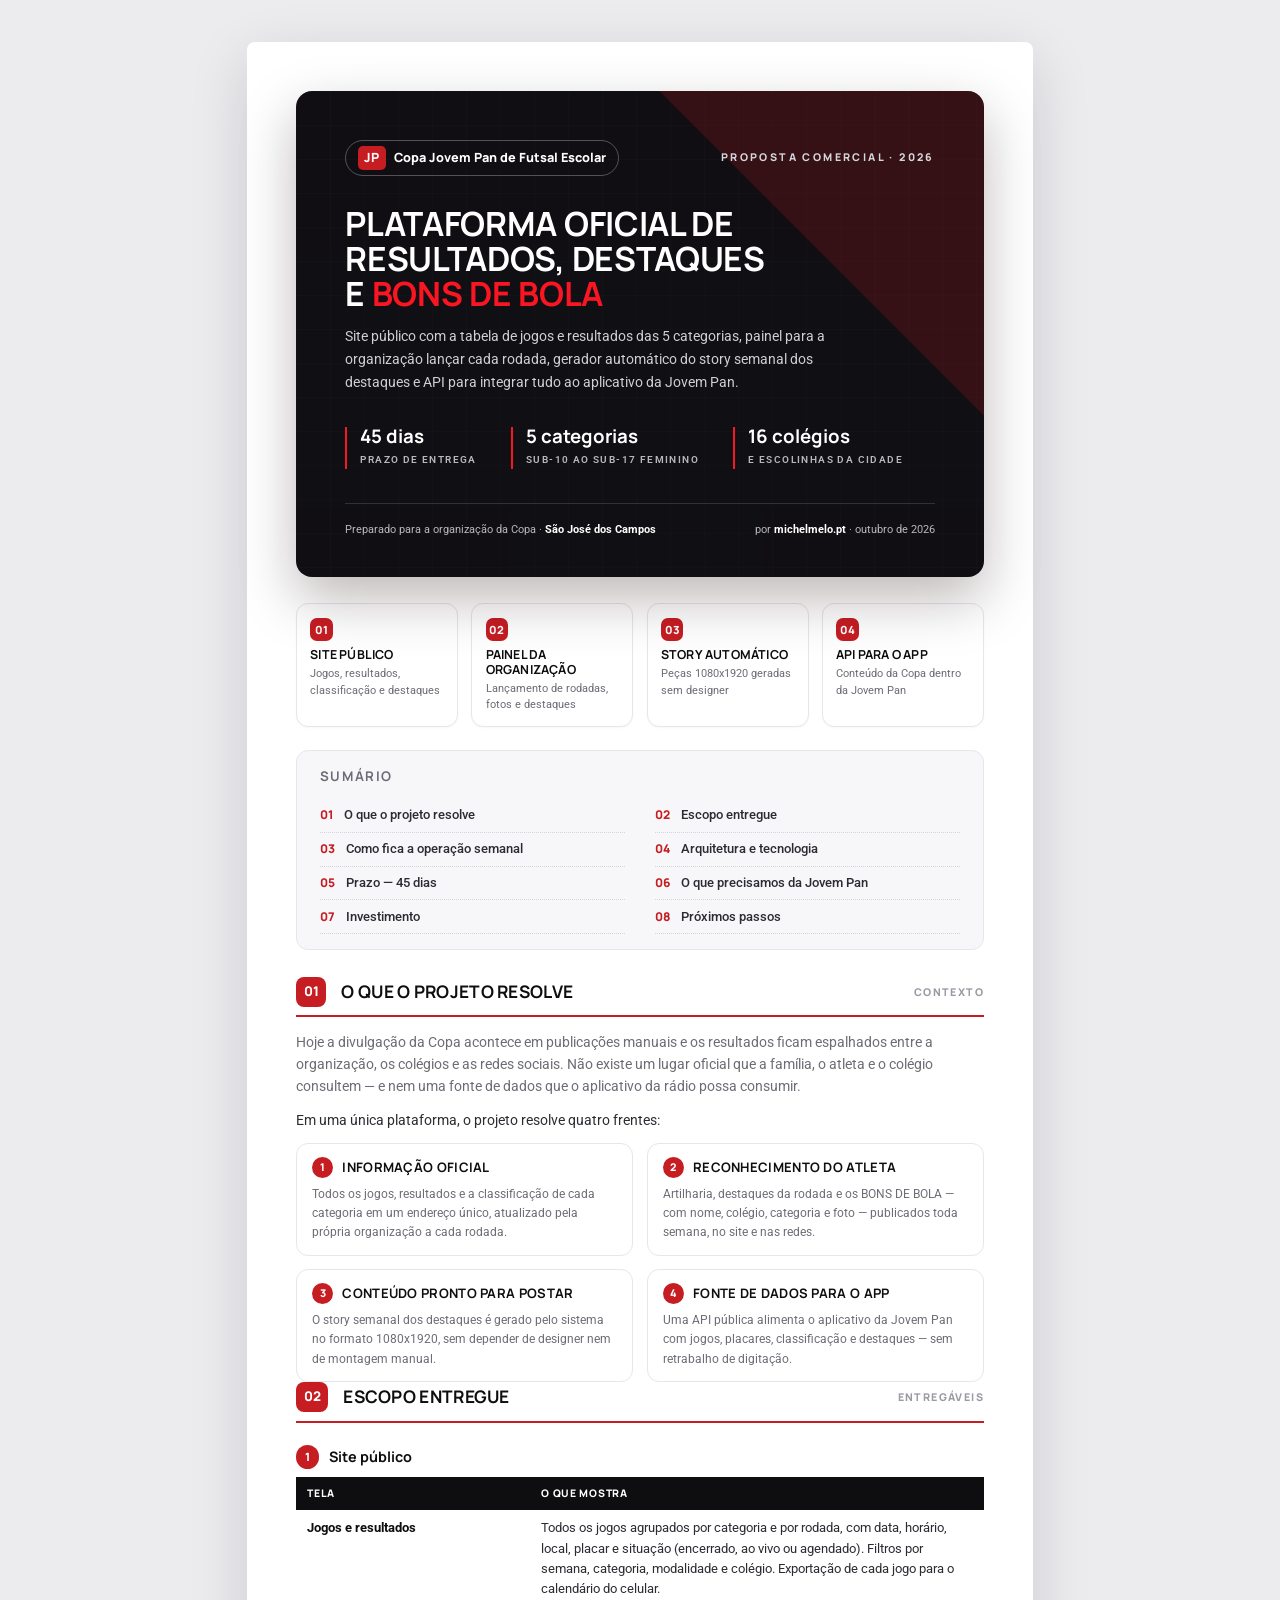
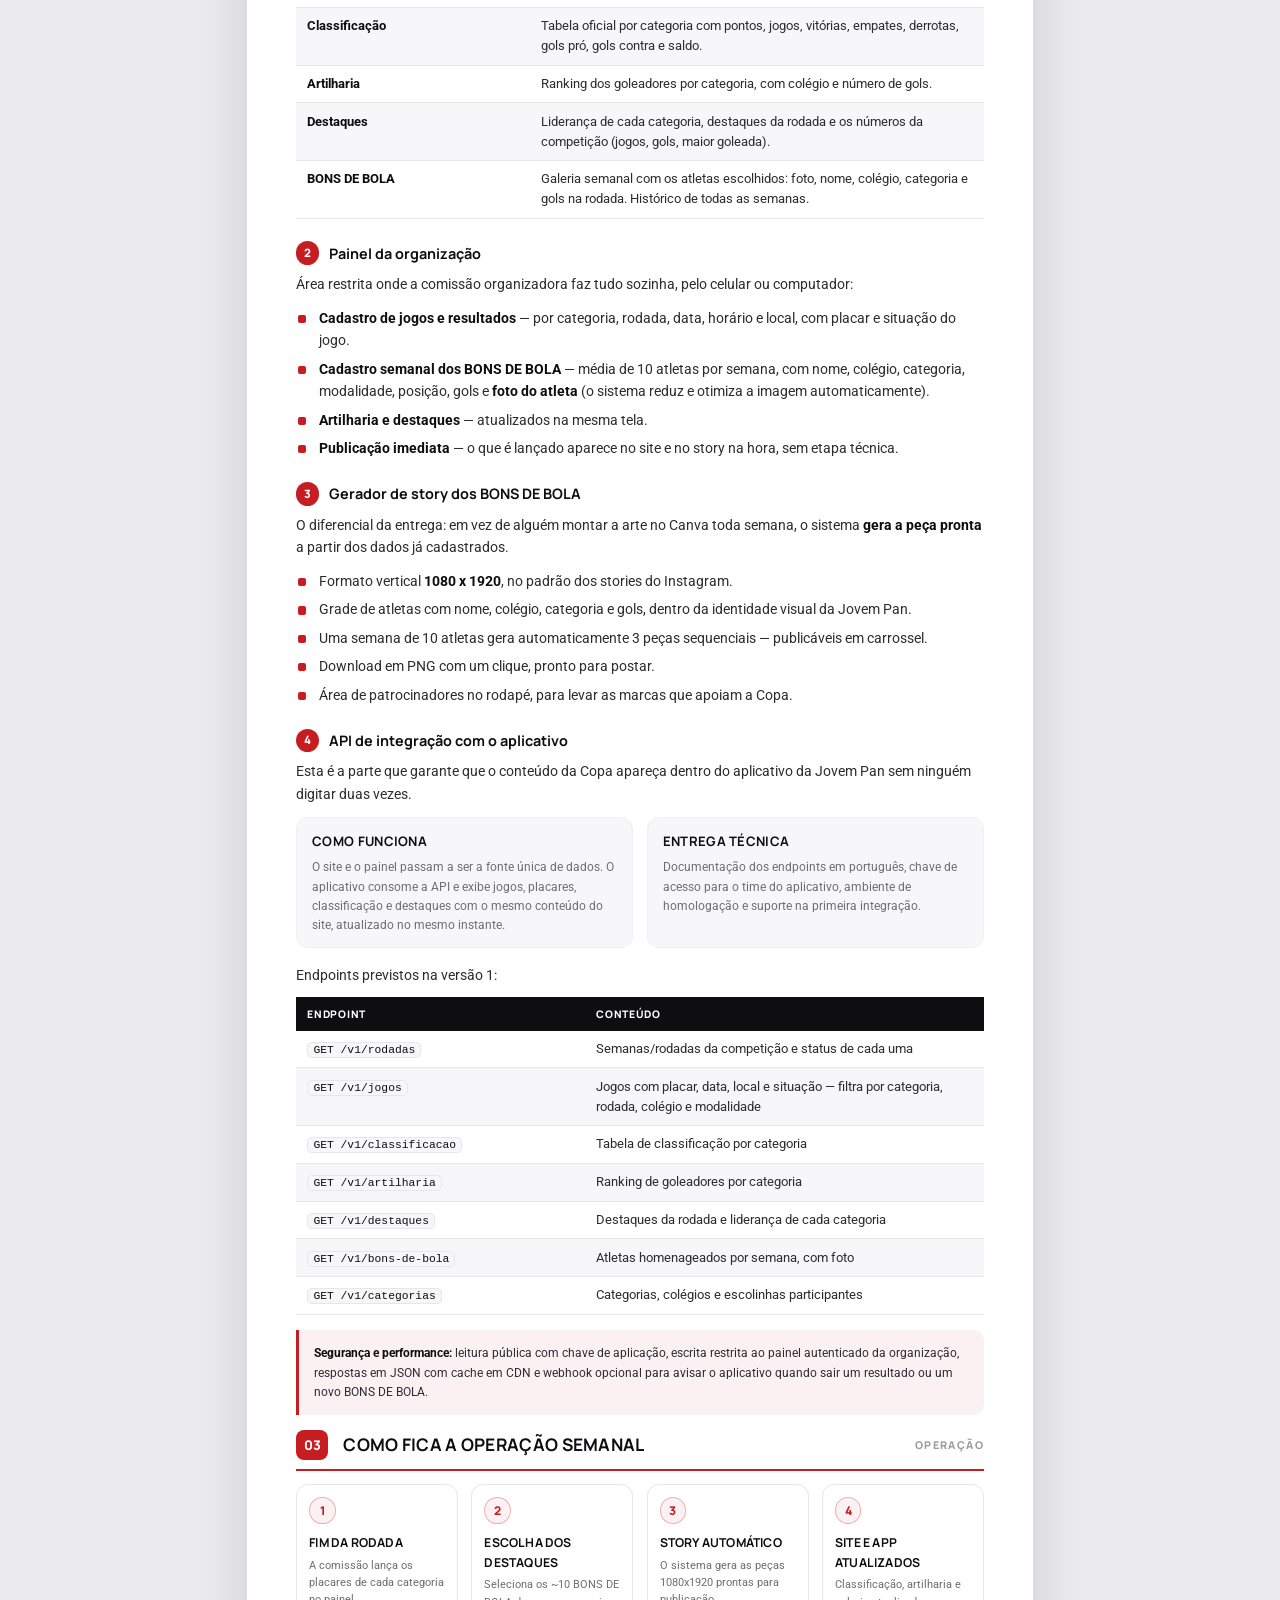
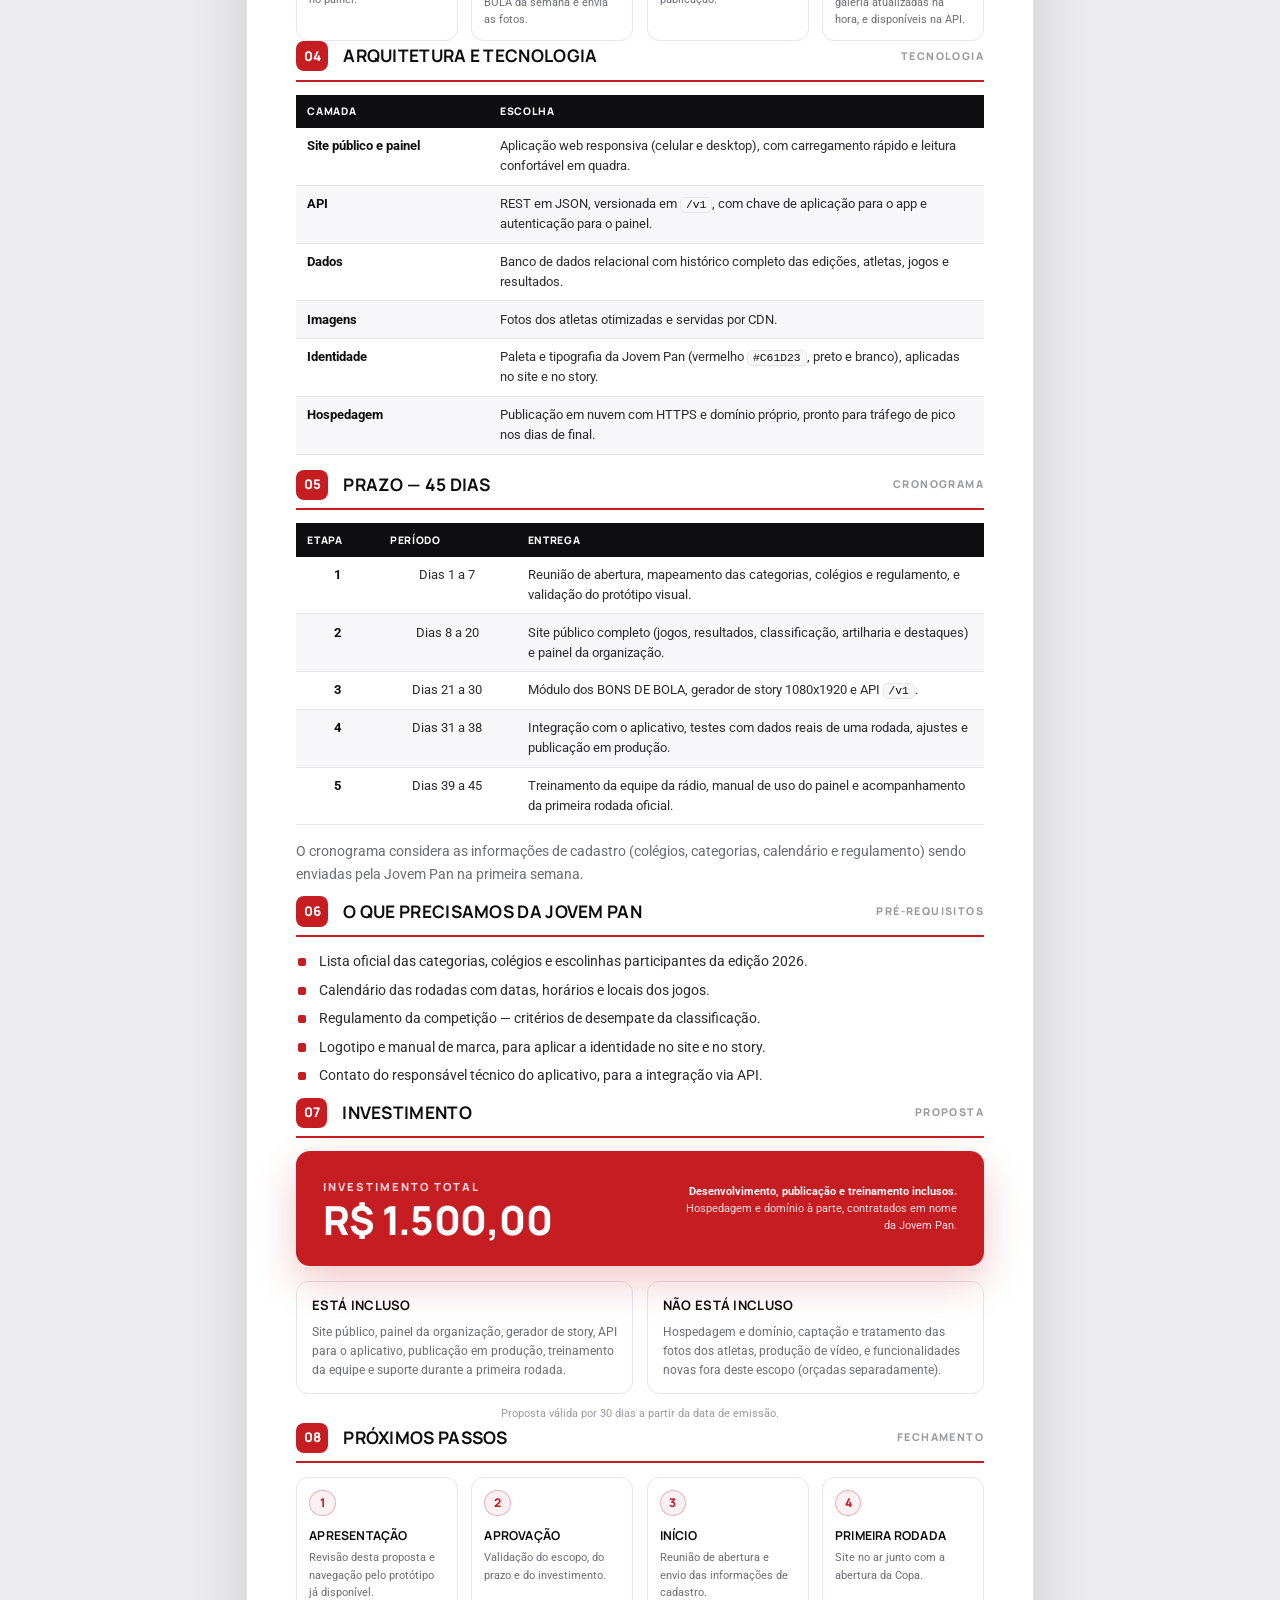
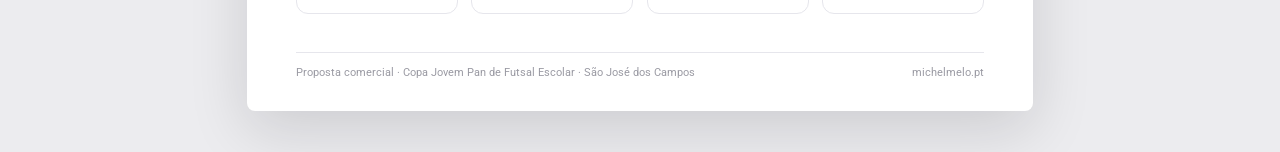
<file: proposta/proposta.html>
<!doctype html>
<html lang="pt-BR">
<head>
<meta charset="utf-8">
<meta name="viewport" content="width=device-width, initial-scale=1">
<title>Proposta — Copa Jovem Pan de Futsal Escolar</title>
<link rel="preconnect" href="https://fonts.googleapis.com">
<link rel="preconnect" href="https://fonts.gstatic.com" crossorigin>
<link href="https://fonts.googleapis.com/css2?family=Manrope:wght@500;600;700;800&family=Roboto:wght@400;500;700;900&display=swap" rel="stylesheet">
<style>
  @page{ size:A4; margin:16mm 15mm; }
  :root{
    --red:#C61D23; --red-2:#A3121A; --red-hi:#F91622;
    --red-soft:rgba(198,29,35,.06); --red-line:rgba(198,29,35,.30);
    --ink:#0E0E11; --body:#2B2B32; --muted:#6C6C76; --faint:#9A9AA3;
    --line:#E6E6EC; --line-2:#F0F0F4; --soft:#F7F7FA; --white:#fff;
    --font:'Roboto',system-ui,-apple-system,'Segoe UI',sans-serif;
    --font-d:'Manrope','Roboto',sans-serif;
  }
  *{box-sizing:border-box}
  html{-webkit-print-color-adjust:exact;print-color-adjust:exact}
  body{
    margin:0;font-family:var(--font);color:var(--body);font-size:10.5pt;line-height:1.6;
    background:#fff;-webkit-font-smoothing:antialiased;
  }
  .page{max-width:190mm;margin:0 auto}
  a{color:inherit;text-decoration:none}
  h1,h2,h3,h4,.d{font-family:var(--font-d);color:var(--ink)}
  p{margin:0 0 3mm}
  b,strong{color:var(--ink)}
  .lead{color:var(--muted)}
  ul{margin:0 0 3mm;padding-left:0;list-style:none}
  li{position:relative;margin-bottom:1.6mm;padding-left:6mm}
  li:before{content:'';position:absolute;left:.5mm;top:2.1mm;width:2.2mm;height:2.2mm;border-radius:2px;background:var(--red)}
  li b{color:var(--ink)}

  /* ---------- Capa ---------- */
  .cover{
    position:relative;overflow:hidden;border-radius:16px;color:#fff;
    padding:13mm 13mm 10mm;margin:0 0 7mm;
    background:#100F13;
    box-shadow:0 22px 55px rgba(24,3,4,.28);
  }
  .cover:before{
    content:'';position:absolute;inset:0;opacity:.5;
    background-image:
      linear-gradient(rgba(255,255,255,.028) 1px,transparent 1px),
      linear-gradient(90deg,rgba(255,255,255,.028) 1px,transparent 1px);
    background-size:9mm 9mm;
  }
  .cover:after{
    content:'';position:absolute;top:0;right:0;width:86mm;height:86mm;
    background:rgba(198,29,35,.20);
    clip-path:polygon(100% 0,0 0,100% 100%);
  }
  .cover-head{display:flex;align-items:center;justify-content:space-between;gap:6mm;flex-wrap:wrap;position:relative;z-index:2}
  .mark{display:inline-flex;align-items:center;gap:8px;font-family:var(--font-d);font-weight:800;font-size:9.5pt;border:1px solid rgba(255,255,255,.28);border-radius:999px;padding:5px 12px}
  .mark i{font-style:normal;background:var(--red);border-radius:5px;padding:2px 6px;font-weight:800;letter-spacing:.3px}
  .cover-head .doc{font-family:var(--font-d);font-weight:800;font-size:8pt;letter-spacing:2.4px;text-transform:uppercase;color:#D5D5DB}
  .cover h1{font-size:25pt;line-height:1.04;margin:8mm 0 4mm;position:relative;z-index:2;text-transform:uppercase;letter-spacing:-.3px;color:#fff}
  .cover h1 em{font-style:normal;color:var(--red-hi)}
  .cover .sub{margin:0;color:#CFCFD6;max-width:140mm;position:relative;z-index:2;font-size:10.5pt;line-height:1.62}
  .cover-meta{display:flex;gap:9mm;margin-top:9mm;position:relative;z-index:2;flex-wrap:wrap}
  .cover-meta div{border-left:2px solid var(--red-hi);padding-left:3.5mm}
  .cover-meta b{display:block;font-family:var(--font-d);font-size:14pt;line-height:1.05;color:#fff}
  .cover-meta span{font-size:7.8pt;letter-spacing:1.4px;text-transform:uppercase;color:#B7B7BF;font-weight:600}
  .cover-foot{
    display:flex;justify-content:space-between;gap:6mm;flex-wrap:wrap;position:relative;z-index:2;
    margin-top:9mm;padding-top:4.5mm;border-top:1px solid rgba(255,255,255,.14);
    font-size:8.3pt;color:#B7B7BF;
  }
  .cover-foot b{color:#fff}

  /* ---------- Entregáveis ---------- */
  .pillars{display:grid;grid-template-columns:repeat(4,1fr);gap:3.5mm;margin:0 0 6mm}
  .pillar{border:1px solid var(--line);border-radius:12px;padding:3.5mm;background:#fff;box-shadow:0 1px 2px rgba(16,16,20,.03)}
  .pillar .pi{display:inline-grid;place-items:center;width:6mm;height:6mm;border-radius:7px;background:var(--red);color:#fff;font-family:var(--font-d);font-weight:800;font-size:8.4pt;margin-bottom:2mm}
  .pillar b{display:block;font-family:var(--font-d);font-size:9.3pt;text-transform:uppercase;letter-spacing:.2px;line-height:1.15}
  .pillar small{display:block;margin-top:1mm;font-size:8.4pt;color:var(--muted);line-height:1.45}

  /* ---------- Sumário ---------- */
  .toc{border:1px solid var(--line);border-radius:12px;padding:4mm 6mm;margin:0 0 7mm;background:var(--soft);break-inside:avoid}
  .toc h2{margin:0 0 3mm;font-size:10pt;text-transform:uppercase;letter-spacing:1.6px;color:var(--muted)}
  .toc ol{list-style:none;margin:0;padding:0;display:grid;grid-template-columns:1fr 1fr;gap:0 8mm}
  .toc li{margin:0;padding:1.7mm 0;border-bottom:1px dotted #D5D5DC;display:flex;align-items:baseline;gap:3mm}
  .toc li:before{display:none}
  .toc li .tn{font-family:var(--font-d);font-weight:800;font-size:9pt;color:var(--red)}
  .toc li a{flex:1;font-size:9.4pt;font-weight:500;color:var(--body)}

  /* ---------- Seções ---------- */
  .sec-head{display:flex;align-items:center;gap:4mm;margin:7.5mm 0 3.5mm;padding-bottom:2.2mm;border-bottom:2px solid var(--red)}
  .sec-head:first-of-type{margin-top:0}
  .sec-head .n{display:inline-grid;place-items:center;min-width:8mm;height:8mm;padding:0 2mm;border-radius:8px;background:var(--red);color:#fff;font-family:var(--font-d);font-weight:800;font-size:10pt;flex:none}
  .sec-head h2{margin:0;font-size:13pt;text-transform:uppercase;letter-spacing:.3px}
  .sec-head .sub{margin-left:auto;font-family:var(--font-d);font-size:8pt;letter-spacing:1.4px;text-transform:uppercase;color:var(--faint);font-weight:800}
  h3{font-size:10.8pt;margin:6mm 0 2.2mm;display:flex;align-items:center;gap:2.6mm;text-transform:none}
  .num{display:inline-grid;place-items:center;width:6.2mm;height:6.2mm;border-radius:50%;background:var(--red);color:#fff;font-family:var(--font-d);font-weight:800;font-size:8.6pt;flex:none}

  /* ---------- Cards ---------- */
  .grid{display:grid;grid-template-columns:1fr 1fr;gap:3.5mm}
  .box{border:1px solid var(--line);border-radius:12px;padding:3.5mm 4mm;background:#fff;break-inside:avoid}
  .box.on{background:var(--soft);border-color:var(--line-2)}
  .box h4{margin:0 0 1.5mm;font-size:9.8pt;text-transform:uppercase;letter-spacing:.3px;display:flex;align-items:center;gap:2.4mm}
  .box p{margin:0;font-size:9.3pt;color:var(--muted);line-height:1.55}
  .box h4 .num{width:5.6mm;height:5.6mm;font-size:8pt}

  /* ---------- Tabelas ---------- */
  table{width:100%;border-collapse:collapse;margin:0 0 4mm;font-size:9.4pt;break-inside:auto}
  thead th{
    background:var(--ink);color:#fff;font-family:var(--font-d);font-weight:800;font-size:7.8pt;
    text-transform:uppercase;letter-spacing:.7px;text-align:left;padding:2.2mm 3mm;
  }
  tbody td{padding:2.2mm 3mm;border-bottom:1px solid var(--line);vertical-align:top}
  tbody tr:nth-child(even) td{background:var(--soft)}
  tbody tr:last-child td{border-bottom:1px solid var(--line)}
  td b{color:var(--ink)}
  td.c{text-align:center;white-space:nowrap}
  tr{break-inside:avoid}
  code{
    font-family:ui-monospace,SFMono-Regular,Menlo,monospace;font-size:8.5pt;
    background:var(--soft);border:1px solid var(--line);border-radius:5px;padding:1px 5px;color:var(--ink);white-space:nowrap;
  }

  /* ---------- Nota ---------- */
  .note{
    border-left:3px solid var(--red);background:var(--red-soft);
    border-radius:0 10px 10px 0;padding:3.5mm 4mm;font-size:9.3pt;margin:0 0 4mm;line-height:1.58;break-inside:avoid;
  }
  .note b{color:var(--ink)}

  /* ---------- Passos ---------- */
  .steps{display:grid;grid-template-columns:repeat(4,1fr);gap:3.5mm}
  .step{border:1px solid var(--line);border-radius:12px;padding:3.2mm;background:#fff;break-inside:avoid}
  .step .s{display:inline-grid;place-items:center;width:7mm;height:7mm;border-radius:50%;background:var(--red-soft);border:1px solid var(--red-line);color:var(--red);font-family:var(--font-d);font-weight:800;font-size:9pt}
  .step h4{margin:2.6mm 0 1mm;font-size:9.2pt;text-transform:uppercase;letter-spacing:.2px}
  .step p{margin:0;font-size:8.6pt;color:var(--muted);line-height:1.5}

  /* ---------- Investimento ---------- */
  .price{
    position:relative;overflow:hidden;border-radius:14px;padding:7mm;color:#fff;
    background:#C61D23;
    display:flex;align-items:center;justify-content:space-between;gap:6mm;
    box-shadow:0 16px 40px rgba(198,29,35,.24);break-inside:avoid;
  }
  .price .lbl{font-family:var(--font-d);font-size:8.4pt;letter-spacing:2px;text-transform:uppercase;color:#FFD9DB;font-weight:800}
  .price .val{font-family:var(--font-d);font-weight:800;font-size:30pt;line-height:1;letter-spacing:-.5px;margin-top:1mm}
  .price .cond{font-size:8.5pt;color:#FFE1E3;max-width:74mm;text-align:right;line-height:1.5;position:relative;z-index:2}
  .price .cond b{color:#fff}
  .valid{font-size:8.3pt;color:var(--faint);margin:3mm 0 0;text-align:center}

  /* ---------- Rodapé ---------- */
  .foot{
    margin-top:10mm;border-top:1px solid var(--line);padding-top:3mm;
    font-size:8pt;color:var(--faint);display:flex;justify-content:space-between;gap:5mm;flex-wrap:wrap;
  }

  .avoid{break-inside:avoid}
  .pb{break-before:page;page-break-before:always}
  h2,h3{break-after:avoid;page-break-after:avoid}

  @media screen{
    body{background:#ECECEF;padding:11mm 0}
    .page{background:#fff;max-width:208mm;padding:13mm 13mm 8mm;border-radius:8px;box-shadow:0 18px 60px rgba(16,16,20,.14)}
  }
</style>
</head>
<body>
<div class="page">

  <section class="cover">
    <div class="cover-head">
      <span class="mark"><i>JP</i> Copa Jovem Pan de Futsal Escolar</span>
      <span class="doc">Proposta comercial · 2026</span>
    </div>
    <h1>Plataforma oficial de<br>resultados, destaques<br>e <em>BONS DE BOLA</em></h1>
    <p class="sub">Site público com a tabela de jogos e resultados das 5 categorias, painel para a organização lançar cada rodada, gerador automático do story semanal dos destaques e API para integrar tudo ao aplicativo da Jovem Pan.</p>
    <div class="cover-meta">
      <div><b>45 dias</b><span>Prazo de entrega</span></div>
      <div><b>5 categorias</b><span>Sub-10 ao Sub-17 Feminino</span></div>
      <div><b>16 colégios</b><span>e escolinhas da cidade</span></div>
    </div>
    <div class="cover-foot">
      <span>Preparado para a organização da Copa · <b>São José dos Campos</b></span>
      <span>por <b>michelmelo.pt</b> · outubro de 2026</span>
    </div>
  </section>

  <div class="pillars">
    <div class="pillar"><span class="pi">01</span><b>Site público</b><small>Jogos, resultados, classificação e destaques</small></div>
    <div class="pillar"><span class="pi">02</span><b>Painel da organização</b><small>Lançamento de rodadas, fotos e destaques</small></div>
    <div class="pillar"><span class="pi">03</span><b>Story automático</b><small>Peças 1080x1920 geradas sem designer</small></div>
    <div class="pillar"><span class="pi">04</span><b>API para o app</b><small>Conteúdo da Copa dentro da Jovem Pan</small></div>
  </div>

  <nav class="toc">
    <h2>Sumário</h2>
    <ol>
      <li><span class="tn">01</span><a href="#s1">O que o projeto resolve</a></li>
      <li><span class="tn">02</span><a href="#s2">Escopo entregue</a></li>
      <li><span class="tn">03</span><a href="#s3">Como fica a operação semanal</a></li>
      <li><span class="tn">04</span><a href="#s4">Arquitetura e tecnologia</a></li>
      <li><span class="tn">05</span><a href="#s5">Prazo — 45 dias</a></li>
      <li><span class="tn">06</span><a href="#s6">O que precisamos da Jovem Pan</a></li>
      <li><span class="tn">07</span><a href="#s7">Investimento</a></li>
      <li><span class="tn">08</span><a href="#s8">Próximos passos</a></li>
    </ol>
  </nav>

  <section id="s1">
    <div class="sec-head"><span class="n">01</span><h2>O que o projeto resolve</h2><span class="sub">Contexto</span></div>
    <p class="lead">Hoje a divulgação da Copa acontece em publicações manuais e os resultados ficam espalhados entre a organização, os colégios e as redes sociais. Não existe um lugar oficial que a família, o atleta e o colégio consultem — e nem uma fonte de dados que o aplicativo da rádio possa consumir.</p>
    <p>Em uma única plataforma, o projeto resolve quatro frentes:</p>
    <div class="grid">
      <div class="box">
        <h4><span class="num">1</span>Informação oficial</h4>
        <p>Todos os jogos, resultados e a classificação de cada categoria em um endereço único, atualizado pela própria organização a cada rodada.</p>
      </div>
      <div class="box">
        <h4><span class="num">2</span>Reconhecimento do atleta</h4>
        <p>Artilharia, destaques da rodada e os BONS DE BOLA — com nome, colégio, categoria e foto — publicados toda semana, no site e nas redes.</p>
      </div>
      <div class="box">
        <h4><span class="num">3</span>Conteúdo pronto para postar</h4>
        <p>O story semanal dos destaques é gerado pelo sistema no formato 1080x1920, sem depender de designer nem de montagem manual.</p>
      </div>
      <div class="box">
        <h4><span class="num">4</span>Fonte de dados para o app</h4>
        <p>Uma API pública alimenta o aplicativo da Jovem Pan com jogos, placares, classificação e destaques — sem retrabalho de digitação.</p>
      </div>
    </div>
  </section>

  <section id="s2">
    <div class="sec-head"><span class="n">02</span><h2>Escopo entregue</h2><span class="sub">Entregáveis</span></div>

    <h3><span class="num">1</span>Site público</h3>
    <table>
      <thead><tr><th style="width:34%">Tela</th><th>O que mostra</th></tr></thead>
      <tbody>
        <tr>
          <td><b>Jogos e resultados</b></td>
          <td>Todos os jogos agrupados por categoria e por rodada, com data, horário, local, placar e situação (encerrado, ao vivo ou agendado). Filtros por semana, categoria, modalidade e colégio. Exportação de cada jogo para o calendário do celular.</td>
        </tr>
        <tr>
          <td><b>Classificação</b></td>
          <td>Tabela oficial por categoria com pontos, jogos, vitórias, empates, derrotas, gols pró, gols contra e saldo.</td>
        </tr>
        <tr>
          <td><b>Artilharia</b></td>
          <td>Ranking dos goleadores por categoria, com colégio e número de gols.</td>
        </tr>
        <tr>
          <td><b>Destaques</b></td>
          <td>Liderança de cada categoria, destaques da rodada e os números da competição (jogos, gols, maior goleada).</td>
        </tr>
        <tr>
          <td><b>BONS DE BOLA</b></td>
          <td>Galeria semanal com os atletas escolhidos: foto, nome, colégio, categoria e gols na rodada. Histórico de todas as semanas.</td>
        </tr>
      </tbody>
    </table>

    <h3><span class="num">2</span>Painel da organização</h3>
    <p>Área restrita onde a comissão organizadora faz tudo sozinha, pelo celular ou computador:</p>
    <ul>
      <li><b>Cadastro de jogos e resultados</b> — por categoria, rodada, data, horário e local, com placar e situação do jogo.</li>
      <li><b>Cadastro semanal dos BONS DE BOLA</b> — média de 10 atletas por semana, com nome, colégio, categoria, modalidade, posição, gols e <b>foto do atleta</b> (o sistema reduz e otimiza a imagem automaticamente).</li>
      <li><b>Artilharia e destaques</b> — atualizados na mesma tela.</li>
      <li><b>Publicação imediata</b> — o que é lançado aparece no site e no story na hora, sem etapa técnica.</li>
    </ul>

    <h3><span class="num">3</span>Gerador de story dos BONS DE BOLA</h3>
    <p>O diferencial da entrega: em vez de alguém montar a arte no Canva toda semana, o sistema <b>gera a peça pronta</b> a partir dos dados já cadastrados.</p>
    <ul>
      <li>Formato vertical <b>1080 x 1920</b>, no padrão dos stories do Instagram.</li>
      <li>Grade de atletas com nome, colégio, categoria e gols, dentro da identidade visual da Jovem Pan.</li>
      <li>Uma semana de 10 atletas gera automaticamente 3 peças sequenciais — publicáveis em carrossel.</li>
      <li>Download em PNG com um clique, pronto para postar.</li>
      <li>Área de patrocinadores no rodapé, para levar as marcas que apoiam a Copa.</li>
    </ul>

    <h3><span class="num">4</span>API de integração com o aplicativo</h3>
    <p>Esta é a parte que garante que o conteúdo da Copa apareça dentro do aplicativo da Jovem Pan sem ninguém digitar duas vezes.</p>
    <div class="grid">
      <div class="box on">
        <h4>Como funciona</h4>
        <p>O site e o painel passam a ser a fonte única de dados. O aplicativo consome a API e exibe jogos, placares, classificação e destaques com o mesmo conteúdo do site, atualizado no mesmo instante.</p>
      </div>
      <div class="box on">
        <h4>Entrega técnica</h4>
        <p>Documentação dos endpoints em português, chave de acesso para o time do aplicativo, ambiente de homologação e suporte na primeira integração.</p>
      </div>
    </div>
    <p style="margin-top:4mm">Endpoints previstos na versão 1:</p>
    <table>
      <thead><tr><th style="width:42%">Endpoint</th><th>Conteúdo</th></tr></thead>
      <tbody>
        <tr><td><code>GET /v1/rodadas</code></td><td>Semanas/rodadas da competição e status de cada uma</td></tr>
        <tr><td><code>GET /v1/jogos</code></td><td>Jogos com placar, data, local e situação — filtra por categoria, rodada, colégio e modalidade</td></tr>
        <tr><td><code>GET /v1/classificacao</code></td><td>Tabela de classificação por categoria</td></tr>
        <tr><td><code>GET /v1/artilharia</code></td><td>Ranking de goleadores por categoria</td></tr>
        <tr><td><code>GET /v1/destaques</code></td><td>Destaques da rodada e liderança de cada categoria</td></tr>
        <tr><td><code>GET /v1/bons-de-bola</code></td><td>Atletas homenageados por semana, com foto</td></tr>
        <tr><td><code>GET /v1/categorias</code></td><td>Categorias, colégios e escolinhas participantes</td></tr>
      </tbody>
    </table>
    <div class="note">
      <b>Segurança e performance:</b> leitura pública com chave de aplicação, escrita restrita ao painel autenticado da organização, respostas em JSON com cache em CDN e webhook opcional para avisar o aplicativo quando sair um resultado ou um novo BONS DE BOLA.
    </div>
  </section>

  <section id="s3">
    <div class="sec-head"><span class="n">03</span><h2>Como fica a operação semanal</h2><span class="sub">Operação</span></div>
    <div class="steps">
      <div class="step"><span class="s">1</span><h4>Fim da rodada</h4><p>A comissão lança os placares de cada categoria no painel.</p></div>
      <div class="step"><span class="s">2</span><h4>Escolha dos destaques</h4><p>Seleciona os ~10 BONS DE BOLA da semana e envia as fotos.</p></div>
      <div class="step"><span class="s">3</span><h4>Story automático</h4><p>O sistema gera as peças 1080x1920 prontas para publicação.</p></div>
      <div class="step"><span class="s">4</span><h4>Site e app atualizados</h4><p>Classificação, artilharia e galeria atualizadas na hora, e disponíveis na API.</p></div>
    </div>
  </section>

  <section id="s4">
    <div class="sec-head"><span class="n">04</span><h2>Arquitetura e tecnologia</h2><span class="sub">Tecnologia</span></div>
    <table>
      <thead><tr><th style="width:28%">Camada</th><th>Escolha</th></tr></thead>
      <tbody>
        <tr><td><b>Site público e painel</b></td><td>Aplicação web responsiva (celular e desktop), com carregamento rápido e leitura confortável em quadra.</td></tr>
        <tr><td><b>API</b></td><td>REST em JSON, versionada em <code>/v1</code>, com chave de aplicação para o app e autenticação para o painel.</td></tr>
        <tr><td><b>Dados</b></td><td>Banco de dados relacional com histórico completo das edições, atletas, jogos e resultados.</td></tr>
        <tr><td><b>Imagens</b></td><td>Fotos dos atletas otimizadas e servidas por CDN.</td></tr>
        <tr><td><b>Identidade</b></td><td>Paleta e tipografia da Jovem Pan (vermelho <code>#C61D23</code>, preto e branco), aplicadas no site e no story.</td></tr>
        <tr><td><b>Hospedagem</b></td><td>Publicação em nuvem com HTTPS e domínio próprio, pronto para tráfego de pico nos dias de final.</td></tr>
      </tbody>
    </table>
  </section>

  <section id="s5">
    <div class="sec-head"><span class="n">05</span><h2>Prazo — 45 dias</h2><span class="sub">Cronograma</span></div>
    <table>
      <thead><tr><th style="width:12%">Etapa</th><th style="width:20%">Período</th><th>Entrega</th></tr></thead>
      <tbody>
        <tr><td class="c"><b>1</b></td><td class="c">Dias 1 a 7</td><td>Reunião de abertura, mapeamento das categorias, colégios e regulamento, e validação do protótipo visual.</td></tr>
        <tr><td class="c"><b>2</b></td><td class="c">Dias 8 a 20</td><td>Site público completo (jogos, resultados, classificação, artilharia e destaques) e painel da organização.</td></tr>
        <tr><td class="c"><b>3</b></td><td class="c">Dias 21 a 30</td><td>Módulo dos BONS DE BOLA, gerador de story 1080x1920 e API <code>/v1</code>.</td></tr>
        <tr><td class="c"><b>4</b></td><td class="c">Dias 31 a 38</td><td>Integração com o aplicativo, testes com dados reais de uma rodada, ajustes e publicação em produção.</td></tr>
        <tr><td class="c"><b>5</b></td><td class="c">Dias 39 a 45</td><td>Treinamento da equipe da rádio, manual de uso do painel e acompanhamento da primeira rodada oficial.</td></tr>
      </tbody>
    </table>
    <p class="lead">O cronograma considera as informações de cadastro (colégios, categorias, calendário e regulamento) sendo enviadas pela Jovem Pan na primeira semana.</p>
  </section>

  <section id="s6">
    <div class="sec-head"><span class="n">06</span><h2>O que precisamos da Jovem Pan</h2><span class="sub">Pré-requisitos</span></div>
    <ul>
      <li>Lista oficial das categorias, colégios e escolinhas participantes da edição 2026.</li>
      <li>Calendário das rodadas com datas, horários e locais dos jogos.</li>
      <li>Regulamento da competição — critérios de desempate da classificação.</li>
      <li>Logotipo e manual de marca, para aplicar a identidade no site e no story.</li>
      <li>Contato do responsável técnico do aplicativo, para a integração via API.</li>
    </ul>
  </section>

  <section id="s7">
    <div class="sec-head"><span class="n">07</span><h2>Investimento</h2><span class="sub">Proposta</span></div>
    <div class="price">
      <div>
        <div class="lbl">Investimento total</div>
        <div class="val">R$ 1.500,00</div>
      </div>
      <div class="cond"><b>Desenvolvimento, publicação e treinamento inclusos.</b><br>Hospedagem e domínio à parte, contratados em nome da Jovem Pan.</div>
    </div>
    <div class="grid" style="margin-top:4mm">
      <div class="box">
        <h4>Está incluso</h4>
        <p>Site público, painel da organização, gerador de story, API para o aplicativo, publicação em produção, treinamento da equipe e suporte durante a primeira rodada.</p>
      </div>
      <div class="box">
        <h4>Não está incluso</h4>
        <p>Hospedagem e domínio, captação e tratamento das fotos dos atletas, produção de vídeo, e funcionalidades novas fora deste escopo (orçadas separadamente).</p>
      </div>
    </div>
    <p class="valid">Proposta válida por 30 dias a partir da data de emissão.</p>
  </section>

  <section id="s8">
    <div class="sec-head"><span class="n">08</span><h2>Próximos passos</h2><span class="sub">Fechamento</span></div>
    <div class="steps">
      <div class="step"><span class="s">1</span><h4>Apresentação</h4><p>Revisão desta proposta e navegação pelo protótipo já disponível.</p></div>
      <div class="step"><span class="s">2</span><h4>Aprovação</h4><p>Validação do escopo, do prazo e do investimento.</p></div>
      <div class="step"><span class="s">3</span><h4>Início</h4><p>Reunião de abertura e envio das informações de cadastro.</p></div>
      <div class="step"><span class="s">4</span><h4>Primeira rodada</h4><p>Site no ar junto com a abertura da Copa.</p></div>
    </div>
  </section>

  <div class="foot">
    <span>Proposta comercial · Copa Jovem Pan de Futsal Escolar · São José dos Campos</span>
    <span>michelmelo.pt</span>
  </div>

</div>
</body>
</html>
</file>
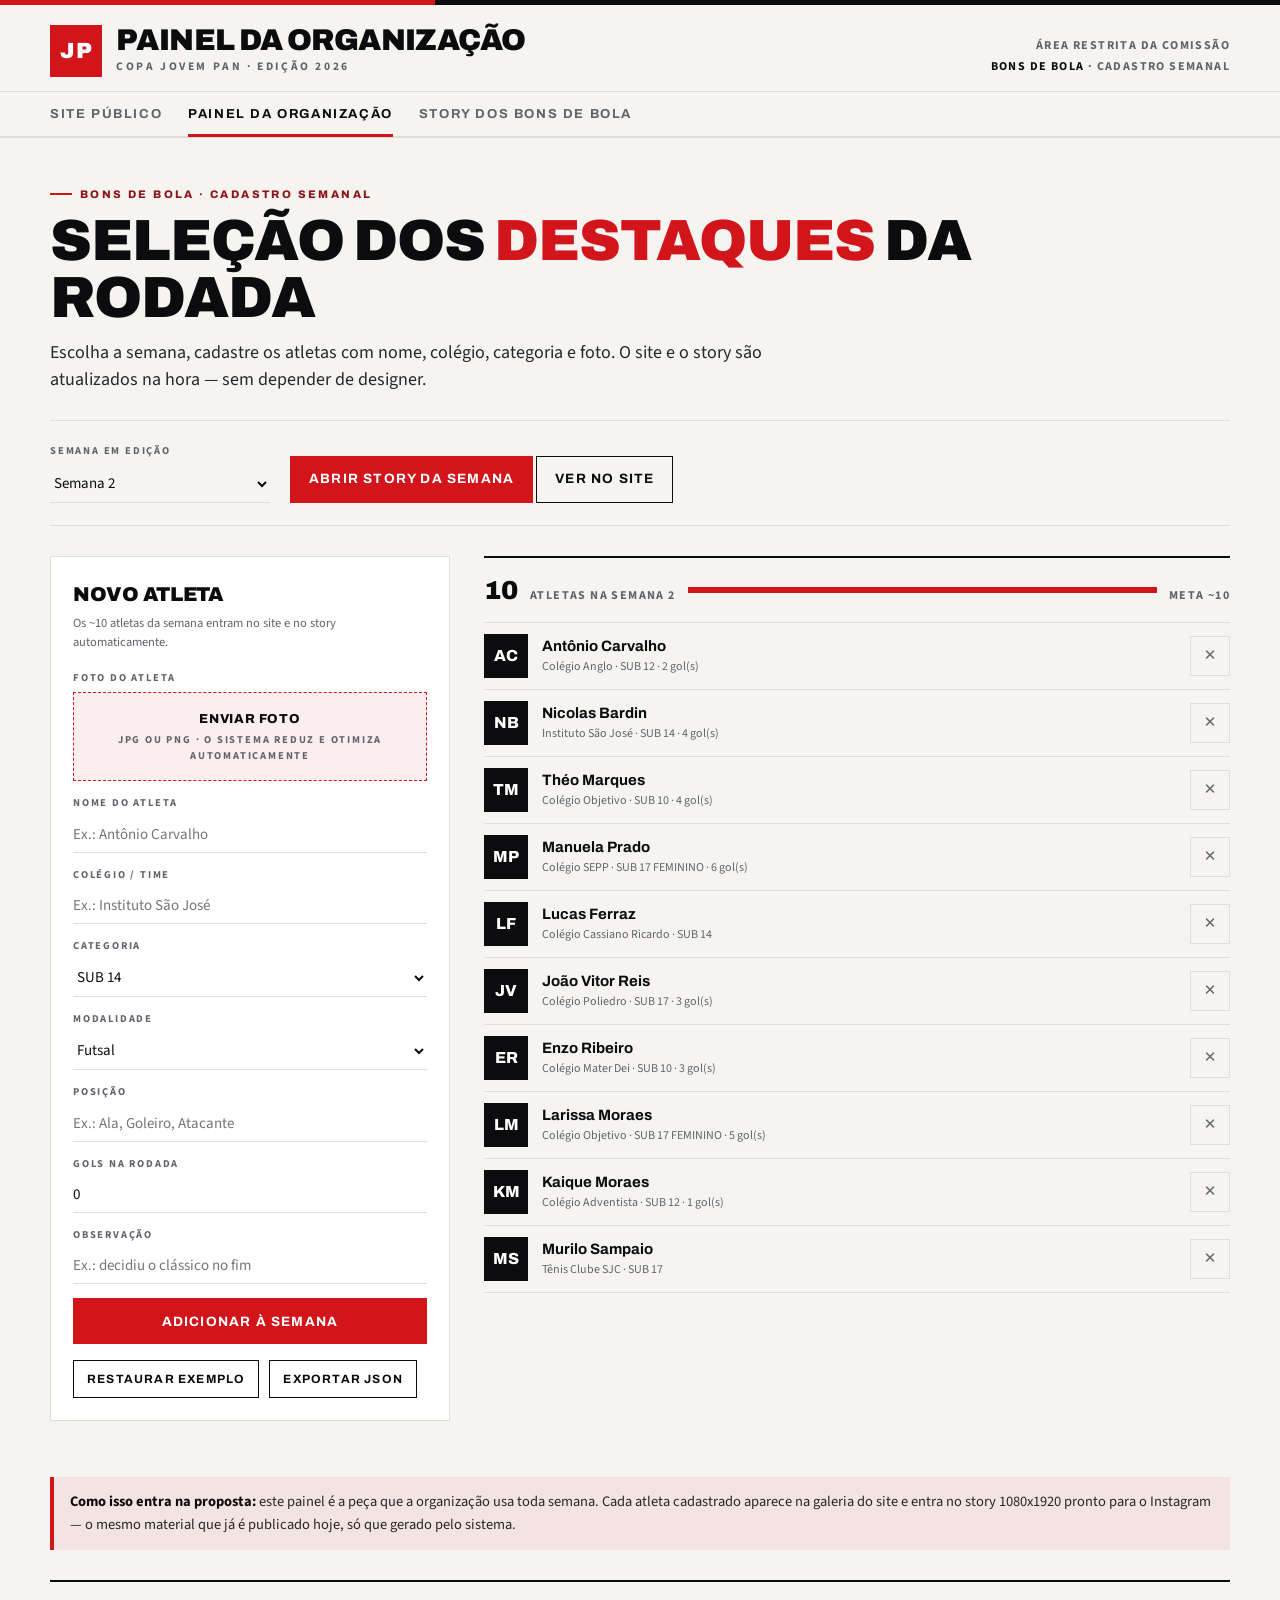
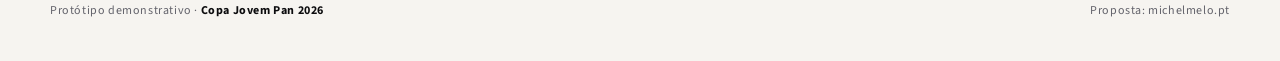
<file: prototipo-v2/admin.html>
<!doctype html>
<html lang="pt-BR">
<head>
<meta charset="utf-8">
<meta name="viewport" content="width=device-width, initial-scale=1">
<title>Painel da organização — Copa Jovem Pan 2026</title>
<link rel="preconnect" href="https://fonts.googleapis.com">
<link rel="preconnect" href="https://fonts.gstatic.com" crossorigin>
<link href="https://fonts.googleapis.com/css2?family=Archivo:wght@600;700;800;900&family=Source+Sans+3:wght@400;600;700&display=swap" rel="stylesheet">
<link rel="stylesheet" href="assets/style.css">
</head>
<body>

<div class="toprule"><i></i></div>

<header class="masthead">
  <div class="wrap mast-in">
    <a class="wordmark" href="index.html" aria-label="Copa Jovem Pan de Futsal Escolar — início">
      <span class="jp" aria-hidden="true">JP</span>
      <span>
        <b>Painel da organização</b>
        <small>Copa Jovem Pan · edição 2026</small>
      </span>
    </a>
    <div class="edition">
      Área restrita da comissão<br>
      <b>BONS DE BOLA</b> · cadastro semanal
    </div>
  </div>
  <nav class="navline" aria-label="Navegação principal">
    <div class="wrap navline-in">
      <a href="index.html">Site público</a>
      <a href="admin.html" class="on" aria-current="page">Painel da organização</a>
      <a href="story.html">Story dos BONS DE BOLA</a>
    </div>
  </nav>
</header>

<main class="wrap">
  <div class="page-open">
    <span class="kicker">BONS DE BOLA · cadastro semanal</span>
    <h1 class="headline" style="font-size:clamp(32px,5.2vw,58px)">Seleção dos <em>destaques</em> da rodada</h1>
    <p class="standfirst">Escolha a semana, cadastre os atletas com nome, colégio, categoria e foto. O site e o story são atualizados na hora — sem depender de designer.</p>
  </div>

  <div class="toolbar">
    <div class="field" style="min-width:220px">
      <label for="semana">Semana em edição</label>
      <select id="semana"></select>
    </div>
    <div>
      <a class="btn solid" id="openStory" href="#">Abrir story da semana</a>
      <a class="btn line" href="index.html">Ver no site</a>
    </div>
  </div>

  <div class="desk">
    <form class="form" id="form" autocomplete="off">
      <h3>Novo atleta</h3>
      <p class="hint">Os ~10 atletas da semana entram no site e no story automaticamente.</p>

      <div class="field">
        <span class="fieldlabel">Foto do atleta</span>
        <label class="drop" for="foto">
          <strong>Enviar foto</strong>
          JPG ou PNG · o sistema reduz e otimiza automaticamente
          <input type="file" id="foto" accept="image/*" capture="environment" hidden>
        </label>
        <img class="preview" id="preview" alt="Pré-visualização da foto do atleta">
        <button type="button" class="btn line sm" id="limparFoto" style="display:none;margin-top:10px">Remover foto</button>
      </div>

      <div class="field"><label for="nome">Nome do atleta</label><input type="text" id="nome" placeholder="Ex.: Antônio Carvalho" required></div>
      <div class="field"><label for="escola">Colégio / Time</label><input type="text" id="escola" list="escolas" placeholder="Ex.: Instituto São José" required></div>
      <datalist id="escolas"></datalist>

      <div class="field"><label for="categoria">Categoria</label><select id="categoria"></select></div>
      <div class="field"><label for="modalidade">Modalidade</label><select id="modalidade"></select></div>
      <div class="field"><label for="posicao">Posição</label><input type="text" id="posicao" placeholder="Ex.: Ala, Goleiro, Atacante"></div>
      <div class="field"><label for="gols">Gols na rodada</label><input type="number" id="gols" min="0" value="0"></div>
      <div class="field"><label for="obs">Observação</label><input type="text" id="obs" placeholder="Ex.: decidiu o clássico no fim"></div>

      <button type="submit" class="btn solid" style="width:100%;justify-content:center">Adicionar à semana</button>
      <div class="btn-row">
        <button type="button" class="btn line sm" id="restaurar">Restaurar exemplo</button>
        <button type="button" class="btn line sm" id="exportar">Exportar JSON</button>
      </div>
    </form>

    <div class="register">
      <div class="count">
        <b id="contador">0</b>
        <span>atletas na Semana <span id="semanaLabel"></span></span>
        <span class="bar"><i id="barra"></i></span>
        <span>meta ~10</span>
      </div>
      <div id="lista" aria-live="polite"></div>
    </div>
  </div>

  <div class="note">
    <b>Como isso entra na proposta:</b> este painel é a peça que a organização usa toda semana. Cada atleta cadastrado aparece na galeria do site e entra no story 1080x1920 pronto para o Instagram — o mesmo material que já é publicado hoje, só que gerado pelo sistema.
  </div>
</main>

<footer class="foot wrap">
  <span>Protótipo demonstrativo · <b>Copa Jovem Pan 2026</b></span>
  <span>Proposta: michelmelo.pt</span>
</footer>

<div class="toast" id="toast"></div>

<script src="assets/seed.js"></script>
<script src="assets/bons.js"></script>
<script>
const el = id => document.getElementById(id);
const esc = s => String(s == null ? '' : s).replace(/[&<>"']/g, c => ({'&':'&amp;','<':'&lt;','>':'&gt;','"':'&quot;',"'":'&#39;'}[c]));

let semana = ultimaSemanaComDados(loadBons(), SEMANA_ATUAL);
let foto = null;
let dados = loadBons();

function toast(msg){
  const t = el('toast');
  t.textContent = msg; t.classList.add('on');
  clearTimeout(t._t);
  t._t = setTimeout(() => t.classList.remove('on'), 2200);
}

el('semana').innerHTML = Array.from({length: TOTAL_SEMANAS}, (_, i) => i + 1)
  .map(s => `<option value="${s}">Semana ${s}</option>`).join('');
el('semana').value = String(semana);
el('categoria').innerHTML = CATEGORIAS.map(c => `<option>${esc(c)}</option>`).join('');
el('modalidade').innerHTML = MODALIDADES.map(m => `<option>${esc(m)}</option>`).join('');
el('escolas').innerHTML = ESCOLAS.map(e => `<option value="${esc(e)}"></option>`).join('');

function render(){
  el('semanaLabel').textContent = semana;
  el('openStory').href = 'story.html?semana=' + semana;
  const lista = getWeekBons(dados, semana);
  el('contador').textContent = lista.length;
  el('barra').style.width = Math.min(100, (lista.length / 10) * 100) + '%';
  el('lista').innerHTML = lista.length ? lista.map((a, i) => `<div class="row-item">
    <div class="avatar">${a.foto ? `<img src="${a.foto}" alt="">` : initials(a.nome)}</div>
    <div><div class="nm">${esc(a.nome)}</div><div class="sub">${esc(a.escola)} · ${esc(a.categoria)}${a.gols ? ' · ' + a.gols + ' gol(s)' : ''}</div></div>
    <button class="icon-btn" data-rem="${i}" title="Remover" aria-label="Remover ${esc(a.nome)}">✕</button>
  </div>`).join('') : `<div class="empty">Ninguém cadastrado nesta semana ainda.</div>`;
  el('lista').querySelectorAll('[data-rem]').forEach(b => {
    b.addEventListener('click', () => {
      const l = getWeekBons(dados, semana);
      l.splice(Number(b.dataset.rem), 1);
      setWeekBons(dados, semana, l);
      render(); toast('Atleta removido');
    });
  });
}

function downscale(file, cb){
  const img = new Image();
  const url = URL.createObjectURL(file);
  img.onload = () => {
    const max = 700; let w = img.naturalWidth, h = img.naturalHeight;
    const s = Math.min(1, max / Math.max(w, h));
    w = Math.round(w * s); h = Math.round(h * s);
    const c = document.createElement('canvas'); c.width = w; c.height = h;
    c.getContext('2d').drawImage(img, 0, 0, w, h);
    URL.revokeObjectURL(url);
    cb(c.toDataURL('image/jpeg', 0.82));
  };
  img.onerror = () => { URL.revokeObjectURL(url); toast('Não foi possível ler a imagem'); };
  img.src = url;
}

el('foto').addEventListener('change', e => {
  const f = e.target.files && e.target.files[0];
  if(!f) return;
  downscale(f, dataUrl => {
    foto = dataUrl;
    el('preview').src = dataUrl; el('preview').style.display = 'block';
    el('limparFoto').style.display = 'inline-flex';
  });
});
el('limparFoto').addEventListener('click', () => {
  foto = null; el('foto').value = '';
  el('preview').style.display = 'none'; el('limparFoto').style.display = 'none';
});
el('semana').addEventListener('change', e => { semana = Number(e.target.value); render(); });

el('form').addEventListener('submit', e => {
  e.preventDefault();
  const nome = el('nome').value.trim(), escola = el('escola').value.trim();
  if(!nome || !escola){ toast('Preencha nome e escola'); return; }
  const lista = getWeekBons(dados, semana);
  lista.push({ nome, escola, categoria: el('categoria').value, modalidade: el('modalidade').value,
    posicao: el('posicao').value.trim(), gols: Number(el('gols').value) || 0, obs: el('obs').value.trim(), foto });
  setWeekBons(dados, semana, lista);
  el('form').reset(); foto = null;
  el('preview').style.display = 'none'; el('limparFoto').style.display = 'none';
  el('categoria').value = CATEGORIAS[2]; el('gols').value = '0';
  render(); toast('Adicionado aos BONS DE BOLA');
});

el('restaurar').addEventListener('click', () => { dados = resetBons(); render(); toast('Dados de exemplo restaurados'); });
el('exportar').addEventListener('click', () => {
  const blob = new Blob([JSON.stringify(dados, null, 2)], {type:'application/json'});
  const a = document.createElement('a');
  a.href = URL.createObjectURL(blob);
  a.download = 'bons-de-bola-copa-jovem-pan.json';
  a.click(); URL.revokeObjectURL(a.href);
  toast('JSON exportado');
});

el('categoria').value = CATEGORIAS[2];
render();
</script>
</body>
</html>
</file>
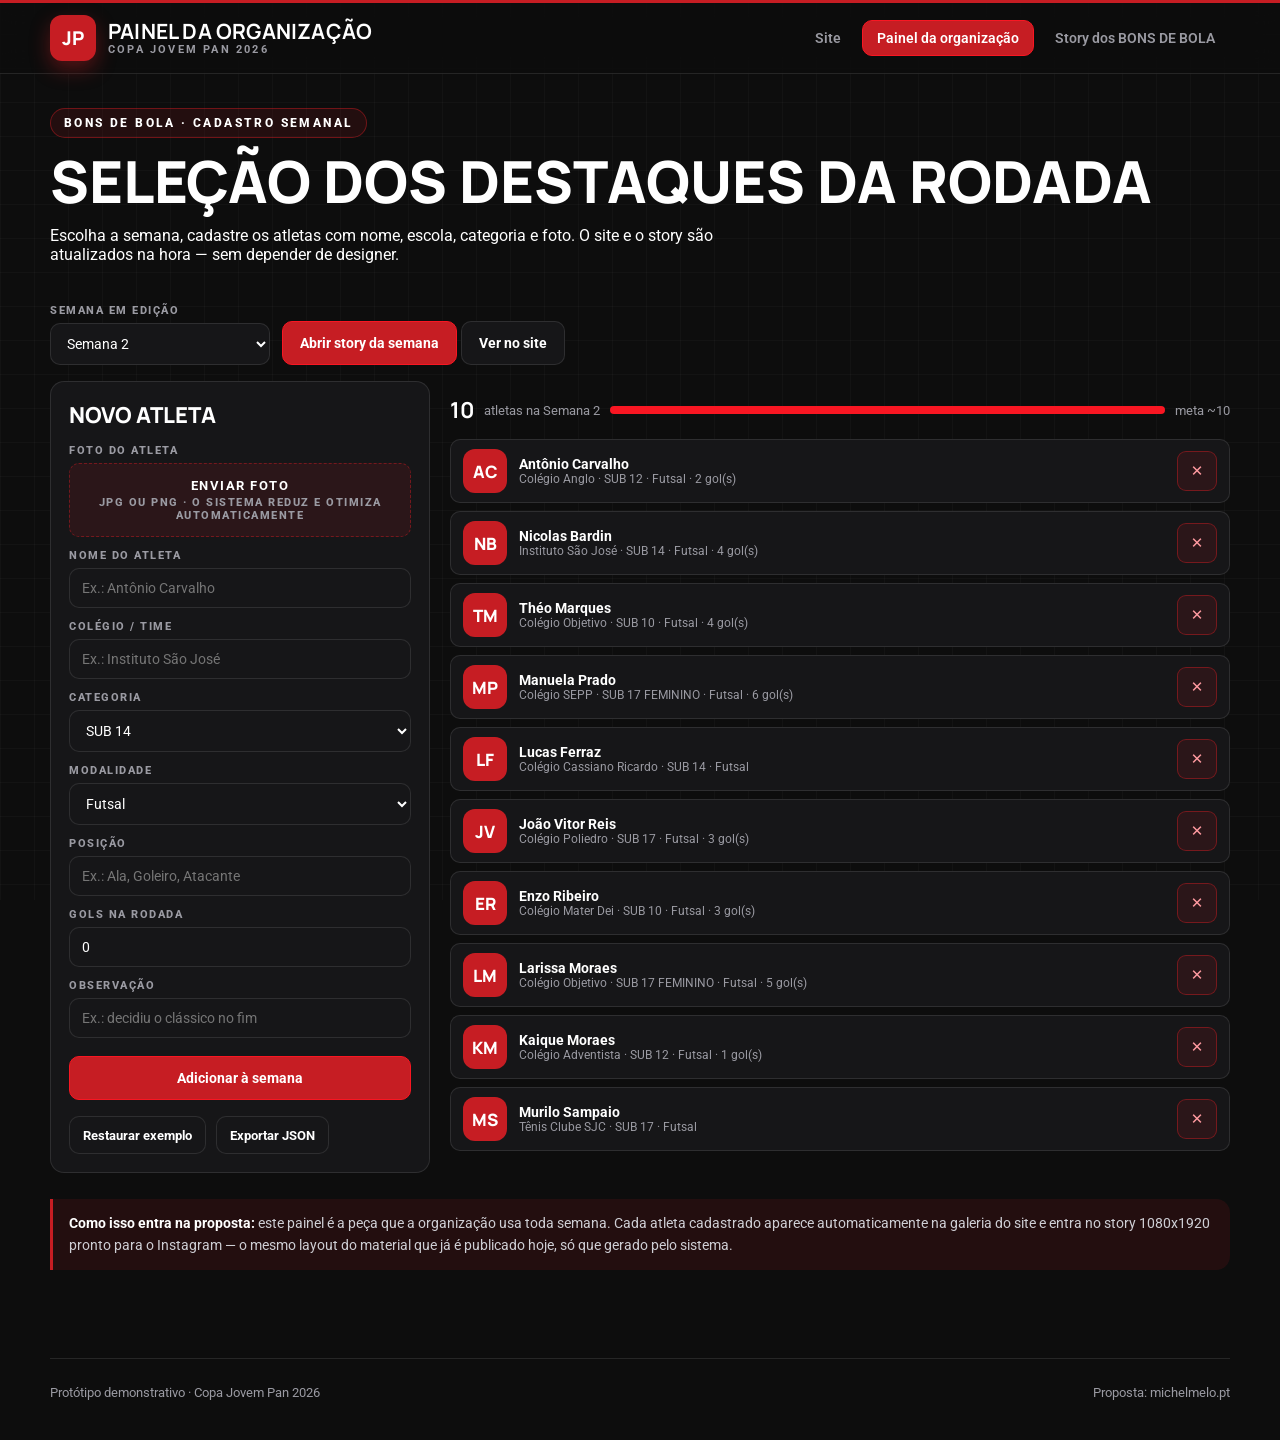
<file: prototipo/admin.html>
<!doctype html>
<html lang="pt-BR">
<head>
<meta charset="utf-8">
<meta name="viewport" content="width=device-width, initial-scale=1">
<title>Painel da Organização — Copa Jovem Pan 2026</title>
<link rel="preconnect" href="https://fonts.googleapis.com">
<link rel="preconnect" href="https://fonts.gstatic.com" crossorigin>
<link href="https://fonts.googleapis.com/css2?family=Manrope:wght@500;600;700;800&family=Roboto:wght@400;500;700;900&display=swap" rel="stylesheet">
<link rel="stylesheet" href="assets/style.css">
</head>
<body>

<header class="topbar">
  <div class="wrap topbar-in">
    <a class="brand" href="index.html">
      <span class="mark">JP</span>
      <span><b>Painel da organização</b><small>Copa Jovem Pan 2026</small></span>
    </a>
    <nav class="nav" aria-label="Navegação principal">
      <a href="index.html">Site</a>
      <a href="admin.html" class="on" aria-current="page">Painel da organização</a>
      <a href="story.html">Story dos BONS DE BOLA</a>
    </nav>
  </div>
</header>

<main class="wrap" style="padding-bottom:70px">
  <div class="page-head">
    <span class="eyebrow">BONS DE BOLA · cadastro semanal</span>
    <h1 class="display-title">Seleção dos destaques da rodada</h1>
    <p class="lead" style="max-width:720px">Escolha a semana, cadastre os atletas com nome, escola, categoria e foto. O site e o story são atualizados na hora — sem depender de designer.</p>
  </div>

  <div class="toolbar">
    <div class="field" style="min-width:220px">
      <label for="semana">Semana em edição</label>
      <select id="semana"></select>
    </div>
    <div>
      <a class="btn brand" id="openStory" href="#">Abrir story da semana</a>
      <a class="btn ghost" href="index.html">Ver no site</a>
    </div>
  </div>

  <div class="admin-grid">
    <form class="form" id="form" autocomplete="off">
      <h3>Novo atleta</h3>

      <div class="field" style="margin-bottom:12px">
        <span class="fieldlabel">Foto do atleta</span>
        <label class="drop" for="foto">
          <strong>Enviar foto</strong>
          JPG ou PNG · o sistema reduz e otimiza automaticamente
          <input type="file" id="foto" accept="image/*" capture="environment" hidden>
        </label>
        <img class="preview" id="preview" alt="Pré-visualização da foto do atleta">
        <button type="button" class="btn ghost sm" id="limparFoto" style="display:none;margin-top:8px">Remover foto</button>
      </div>

      <div class="field"><label for="nome">Nome do atleta</label><input type="text" id="nome" placeholder="Ex.: Antônio Carvalho" required></div>
      <div class="field"><label for="escola">Colégio / Time</label><input type="text" id="escola" list="escolas" placeholder="Ex.: Instituto São José" required></div>
      <datalist id="escolas"></datalist>

      <div class="field"><label for="categoria">Categoria</label><select id="categoria"></select></div>
      <div class="field"><label for="modalidade">Modalidade</label><select id="modalidade"></select></div>
      <div class="field"><label for="posicao">Posição</label><input type="text" id="posicao" placeholder="Ex.: Ala, Goleiro, Atacante"></div>
      <div class="field"><label for="gols">Gols na rodada</label><input type="number" id="gols" min="0" value="0"></div>
      <div class="field"><label for="obs">Observação</label><input type="text" id="obs" placeholder="Ex.: decidiu o clássico no fim"></div>

      <button type="submit" class="btn brand" style="width:100%;justify-content:center;margin-top:6px">Adicionar à semana</button>
      <div class="btn-row">
        <button type="button" class="btn ghost sm" id="restaurar">Restaurar exemplo</button>
        <button type="button" class="btn ghost sm" id="exportar">Exportar JSON</button>
      </div>
    </form>

    <div>
      <div class="count">
        <b id="contador">0</b>
        <span>atletas na Semana <span id="semanaLabel"></span></span>
        <span class="bar"><i id="barra"></i></span>
        <span style="white-space:nowrap">meta ~10</span>
      </div>
      <div class="rows" id="lista" aria-live="polite"></div>
    </div>
  </div>

  <div class="note" style="margin-top:26px">
    <b>Como isso entra na proposta:</b> este painel é a peça que a organização usa toda semana. Cada atleta cadastrado aparece automaticamente na galeria do site e entra no story 1080x1920 pronto para o Instagram — o mesmo layout do material que já é publicado hoje, só que gerado pelo sistema.
  </div>
</main>

<footer class="wrap foot">
  <span>Protótipo demonstrativo · Copa Jovem Pan 2026</span>
  <span>Proposta: michelmelo.pt</span>
</footer>

<div class="toast" id="toast"></div>

<script src="assets/seed.js"></script>
<script src="assets/bons.js"></script>
<script>
const el = id => document.getElementById(id);
const esc = s => String(s == null ? '' : s).replace(/[&<>"']/g, c => ({'&':'&amp;','<':'&lt;','>':'&gt;','"':'&quot;',"'":'&#39;'}[c]));

let semana = ultimaSemanaComDados(loadBons(), SEMANA_ATUAL);
let foto = null;
let dados = loadBons();

function toast(msg){
  const t = el('toast');
  t.textContent = msg;
  t.classList.add('on');
  clearTimeout(t._t);
  t._t = setTimeout(() => t.classList.remove('on'), 2200);
}

el('semana').innerHTML = Array.from({length: TOTAL_SEMANAS}, (_, i) => i + 1)
  .map(s => `<option value="${s}">Semana ${s}</option>`).join('');
el('semana').value = String(semana);

el('categoria').innerHTML = CATEGORIAS.map(c => `<option>${esc(c)}</option>`).join('');
el('modalidade').innerHTML = MODALIDADES.map(m => `<option>${esc(m)}</option>`).join('');
el('escolas').innerHTML = ESCOLAS.map(e => `<option value="${esc(e)}"></option>`).join('');

function render(){
  el('semanaLabel').textContent = semana;
  el('openStory').href = 'story.html?semana=' + semana;

  const lista = getWeekBons(dados, semana);
  el('contador').textContent = lista.length;
  el('barra').style.width = Math.min(100, (lista.length / 10) * 100) + '%';

  el('lista').innerHTML = lista.length ? lista.map((a, i) => `<div class="row-item">
    <div class="avatar">${a.foto ? `<img src="${a.foto}" alt="">` : initials(a.nome)}</div>
    <div>
      <div class="nm">${esc(a.nome)}</div>
      <div class="sub">${esc(a.escola)} · ${esc(a.categoria)} · ${esc(a.modalidade || '')}${a.gols ? ' · ' + a.gols + ' gol(s)' : ''}</div>
    </div>
    <button class="icon-btn" data-rem="${i}" title="Remover">✕</button>
  </div>`).join('') : `<div class="empty">Ninguém cadastrado nesta semana ainda.</div>`;

  el('lista').querySelectorAll('[data-rem]').forEach(b => {
    b.addEventListener('click', () => {
      const l = getWeekBons(dados, semana);
      l.splice(Number(b.dataset.rem), 1);
      setWeekBons(dados, semana, l);
      render();
      toast('Atleta removido');
    });
  });
}

function downscale(file, cb){
  const img = new Image();
  const url = URL.createObjectURL(file);
  img.onload = () => {
    const max = 700;
    let w = img.naturalWidth, h = img.naturalHeight;
    const s = Math.min(1, max / Math.max(w, h));
    w = Math.round(w * s); h = Math.round(h * s);
    const c = document.createElement('canvas');
    c.width = w; c.height = h;
    c.getContext('2d').drawImage(img, 0, 0, w, h);
    URL.revokeObjectURL(url);
    cb(c.toDataURL('image/jpeg', 0.82));
  };
  img.onerror = () => { URL.revokeObjectURL(url); toast('Não foi possível ler a imagem'); };
  img.src = url;
}

el('foto').addEventListener('change', e => {
  const f = e.target.files && e.target.files[0];
  if(!f) return;
  downscale(f, dataUrl => {
    foto = dataUrl;
    el('preview').src = dataUrl;
    el('preview').style.display = 'block';
    el('limparFoto').style.display = 'inline-flex';
  });
});

el('limparFoto').addEventListener('click', () => {
  foto = null;
  el('foto').value = '';
  el('preview').style.display = 'none';
  el('limparFoto').style.display = 'none';
});

el('semana').addEventListener('change', e => {
  semana = Number(e.target.value);
  render();
});

el('form').addEventListener('submit', e => {
  e.preventDefault();
  const nome = el('nome').value.trim();
  const escola = el('escola').value.trim();
  if(!nome || !escola){ toast('Preencha nome e escola'); return; }

  const lista = getWeekBons(dados, semana);
  lista.push({
    nome,
    escola,
    categoria: el('categoria').value,
    modalidade: el('modalidade').value,
    posicao: el('posicao').value.trim(),
    gols: Number(el('gols').value) || 0,
    obs: el('obs').value.trim(),
    foto
  });
  setWeekBons(dados, semana, lista);

  el('form').reset();
  foto = null;
  el('preview').style.display = 'none';
  el('limparFoto').style.display = 'none';
  el('categoria').value = CATEGORIAS[2];
  el('gols').value = '0';
  render();
  toast('Adicionado aos BONS DE BOLA');
});

el('restaurar').addEventListener('click', () => {
  dados = resetBons();
  render();
  toast('Dados de exemplo restaurados');
});

el('exportar').addEventListener('click', () => {
  const blob = new Blob([JSON.stringify(dados, null, 2)], {type:'application/json'});
  const a = document.createElement('a');
  a.href = URL.createObjectURL(blob);
  a.download = 'bons-de-bola-copa-jovem-pan.json';
  a.click();
  URL.revokeObjectURL(a.href);
  toast('JSON exportado');
});

el('categoria').value = CATEGORIAS[2];
render();
</script>
</body>
</html>
</file>
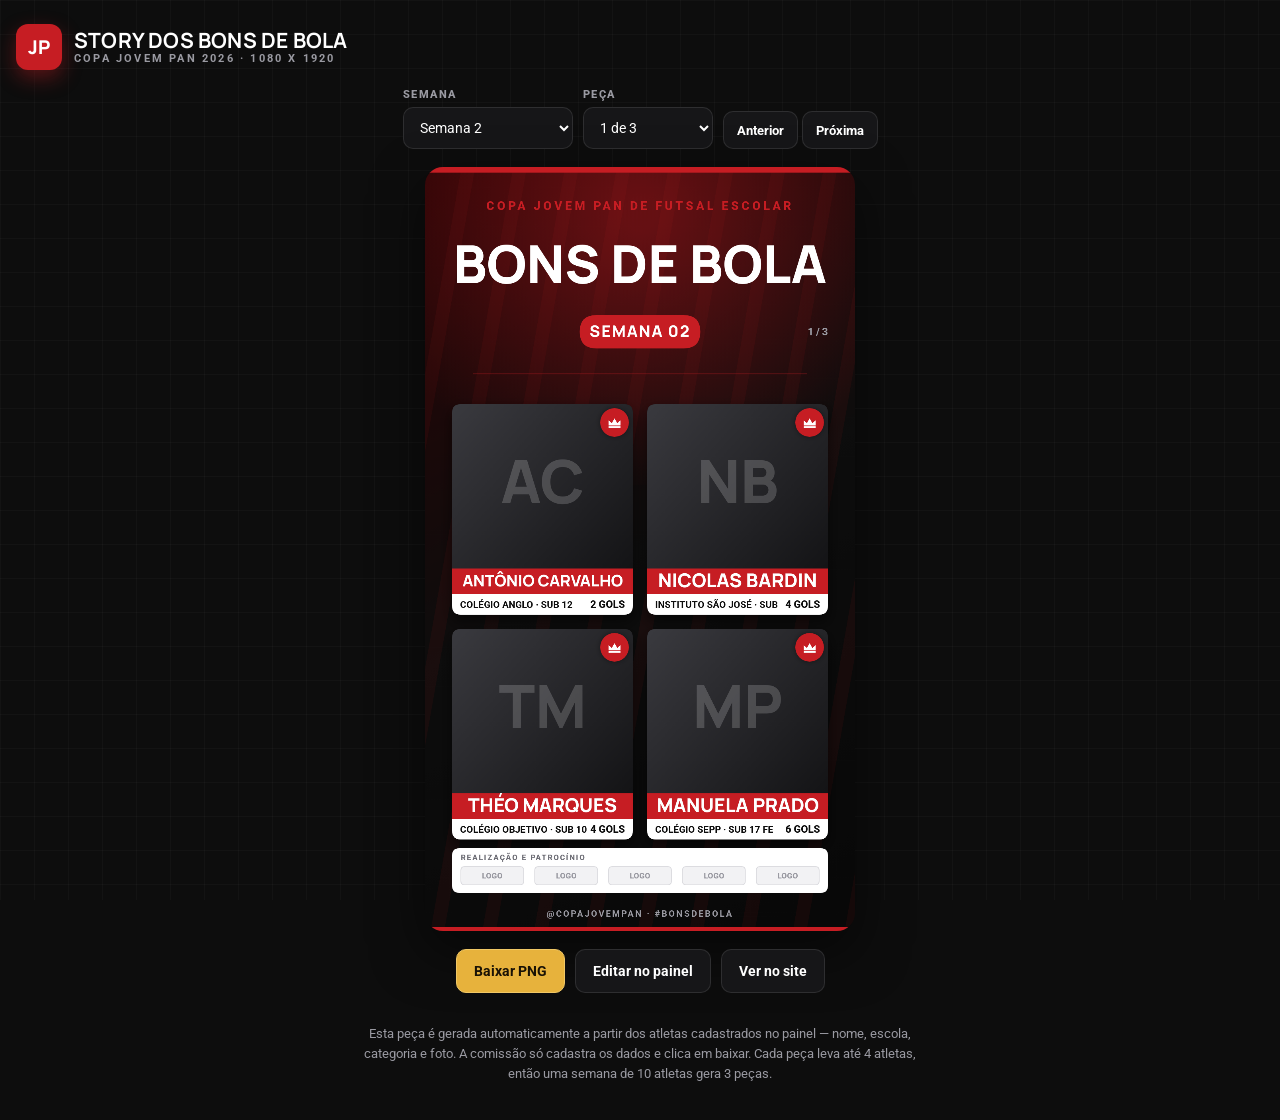
<file: prototipo/story.html>
<!doctype html>
<html lang="pt-BR">
<head>
<meta charset="utf-8">
<meta name="viewport" content="width=device-width, initial-scale=1">
<title>Story dos BONS DE BOLA — Copa Jovem Pan 2026</title>
<link rel="preconnect" href="https://fonts.googleapis.com">
<link rel="preconnect" href="https://fonts.gstatic.com" crossorigin>
<link href="https://fonts.googleapis.com/css2?family=Manrope:wght@500;600;700;800&family=Roboto:wght@400;500;700;900&display=swap" rel="stylesheet">
<link rel="stylesheet" href="assets/style.css">
</head>
<body>

<div class="stage">
  <div class="bar-top">
    <a class="brand" href="index.html" style="margin-right:auto" aria-label="Voltar ao site da Copa">
      <span class="mark" aria-hidden="true">JP</span>
      <span><b>Story dos BONS DE BOLA</b><small>Copa Jovem Pan 2026 · 1080 x 1920</small></span>
    </a>
  </div>

  <div class="bar-top">
    <div class="field" style="min-width:170px">
      <label for="semana">Semana</label>
      <select id="semana"></select>
    </div>
    <div class="field" style="min-width:130px">
      <label for="pagina">Peça</label>
      <select id="pagina"></select>
    </div>
    <div>
      <button class="btn ghost sm" id="prev">Anterior</button>
      <button class="btn ghost sm" id="next">Próxima</button>
    </div>
  </div>

  <canvas id="cv" width="1080" height="1920" role="img" aria-label="Pré-visualização do story dos BONS DE BOLA"></canvas>

  <div class="bar-top">
    <button class="btn gold" id="baixar">Baixar PNG</button>
    <a class="btn ghost" href="admin.html">Editar no painel</a>
    <a class="btn ghost" href="index.html">Ver no site</a>
  </div>

  <p class="hint">
    Esta peça é gerada automaticamente a partir dos atletas cadastrados no painel — nome, escola, categoria e foto.
    A comissão só cadastra os dados e clica em baixar. Cada peça leva até 4 atletas, então uma semana de 10 atletas gera 3 peças.
  </p>
</div>

<div class="toast" id="toast"></div>

<script src="assets/seed.js"></script>
<script src="assets/bons.js"></script>
<script>
const el = id => document.getElementById(id);
const cv = el('cv');
const ctx = cv.getContext('2d');
const W = 1080, H = 1920;

const C = {
  bg:'#0D0D0D', bg2:'#2A0405', brand:'#C61D23', brand2:'#BA2627', brandHi:'#F91622',
  white:'#FFFFFF', onBrand:'#FFFFFF', muted:'#9A9AA2'
};

let semana = Number(new URLSearchParams(location.search).get('semana')) || ultimaSemanaComDados(loadBons(), SEMANA_ATUAL);
let pagina = 0;
let slides = [];
let cache = {};

function toast(msg){
  const t = el('toast');
  t.textContent = msg;
  t.classList.add('on');
  clearTimeout(t._t);
  t._t = setTimeout(() => t.classList.remove('on'), 2200);
}

function rr(x, y, w, h, r){
  const rad = Array.isArray(r) ? r : [r, r, r, r];
  const [tl, tr, br, bl] = rad;
  ctx.beginPath();
  ctx.moveTo(x + tl, y);
  ctx.lineTo(x + w - tr, y);
  ctx.quadraticCurveTo(x + w, y, x + w, y + tr);
  ctx.lineTo(x + w, y + h - br);
  ctx.quadraticCurveTo(x + w, y + h, x + w - br, y + h);
  ctx.lineTo(x + bl, y + h);
  ctx.quadraticCurveTo(x, y + h, x, y + h - bl);
  ctx.lineTo(x, y + tl);
  ctx.quadraticCurveTo(x, y, x + tl, y);
  ctx.closePath();
}

function spaced(text, x, y, gap){
  try { ctx.letterSpacing = gap + 'px'; } catch(e){}
  ctx.fillText(text, x, y);
  try { ctx.letterSpacing = '0px'; } catch(e){}
}

function fitFont(text, font, weight, maxSize, maxWidth){
  let size = maxSize;
  do {
    ctx.font = `${weight} ${size}px ${font}`;
    if(ctx.measureText(text).width <= maxWidth) break;
    size -= 2;
  } while(size > 20);
  return size;
}

function cover(img, x, y, w, h, r){
  const s = Math.max(w / img.naturalWidth, h / img.naturalHeight);
  const dw = img.naturalWidth * s, dh = img.naturalHeight * s;
  ctx.save();
  rr(x, y, w, h, r);
  ctx.clip();
  ctx.drawImage(img, x + (w - dw) / 2, y + (h - dh) / 2, dw, dh);
  ctx.restore();
}

function crown(cx, cy, s){
  ctx.beginPath();
  ctx.moveTo(cx - s, cy + s * 0.5);
  ctx.lineTo(cx - s, cy - s * 0.35);
  ctx.lineTo(cx - s * 0.45, cy + s * 0.12);
  ctx.lineTo(cx, cy - s * 0.7);
  ctx.lineTo(cx + s * 0.45, cy + s * 0.12);
  ctx.lineTo(cx + s, cy - s * 0.35);
  ctx.lineTo(cx + s, cy + s * 0.5);
  ctx.closePath();
  ctx.fill();
  ctx.fillRect(cx - s, cy + s * 0.62, s * 2, s * 0.3);
}

function background(){
  const g = ctx.createLinearGradient(0, 0, W, H);
  g.addColorStop(0, '#2A0405');
  g.addColorStop(0.5, C.bg);
  g.addColorStop(1, '#080808');
  ctx.fillStyle = g;
  ctx.fillRect(0, 0, W, H);

  ctx.save();
  ctx.globalAlpha = 0.07;
  ctx.strokeStyle = C.brand;
  ctx.lineWidth = 34;
  for(let i = -6; i < 16; i++){
    ctx.beginPath();
    ctx.moveTo(i * 130, -120);
    ctx.lineTo(i * 130 - 380, H + 120);
    ctx.stroke();
  }
  ctx.restore();

  const glow = ctx.createRadialGradient(W * 0.5, 120, 40, W * 0.5, 120, 700);
  glow.addColorStop(0, 'rgba(198,29,35,.42)');
  glow.addColorStop(1, 'rgba(198,29,35,0)');
  ctx.fillStyle = glow;
  ctx.fillRect(0, 0, W, 800);

  ctx.fillStyle = C.brand;
  ctx.fillRect(0, 0, W, 14);
}

function header(total){
  ctx.textAlign = 'center';

  ctx.fillStyle = C.brand;
  ctx.font = '800 30px Roboto, sans-serif';
  spaced('COPA JOVEM PAN DE FUTSAL ESCOLAR', W / 2, 108, 7);

  const size = fitFont('BONS DE BOLA', 'Manrope, sans-serif', '800', 168, W - 140);
  ctx.font = `800 ${size}px Manrope, sans-serif`;
  ctx.fillStyle = C.white;
  ctx.fillText('BONS DE BOLA', W / 2, 292);

  ctx.textAlign = 'left';
  const pillText = 'SEMANA ' + String(semana).padStart(2, '0');
  ctx.font = '800 40px Manrope, sans-serif';
  const pw = ctx.measureText(pillText).width + 76;
  const px = (W - pw) / 2, py = 372, ph = 84;

  ctx.fillStyle = C.brand;
  rr(px, py, pw, ph, ph / 2);
  ctx.fill();

  ctx.fillStyle = C.onBrand;
  ctx.textAlign = 'center';
  ctx.textBaseline = 'middle';
  spaced(pillText, W / 2, py + ph / 2 + 2, 3);
  ctx.textBaseline = 'alphabetic';

  ctx.textAlign = 'right';
  ctx.font = '800 26px Roboto, sans-serif';
  ctx.fillStyle = C.muted;
  ctx.fillText(`${pagina + 1} / ${total}`, W - 68, py + ph / 2 + 9);

  ctx.strokeStyle = 'rgba(198,29,35,.6)';
  ctx.lineWidth = 2;
  ctx.beginPath();
  ctx.moveTo(120, 520);
  ctx.lineTo(W - 120, 520);
  ctx.stroke();
}

function card(a, x, y, w, h){
  const photoH = h - 116;
  const img = cache[a._key];

  ctx.save();
  ctx.shadowColor = 'rgba(0,0,0,.55)';
  ctx.shadowBlur = 34;
  ctx.shadowOffsetY = 16;
  ctx.fillStyle = '#1C1C1F';
  rr(x, y, w, h, 22);
  ctx.fill();
  ctx.restore();

  if(img){
    cover(img, x, y, w, photoH, [22, 22, 0, 0]);
  }else{
    const g = ctx.createLinearGradient(x, y, x + w, y + photoH);
    g.addColorStop(0, '#3A3A3F');
    g.addColorStop(1, '#141416');
    ctx.save();
    rr(x, y, w, photoH, [22, 22, 0, 0]);
    ctx.clip();
    ctx.fillStyle = g;
    ctx.fillRect(x, y, w, photoH);
    ctx.restore();

    ctx.fillStyle = 'rgba(255,255,255,.18)';
    ctx.font = '800 150px Manrope, sans-serif';
    ctx.textAlign = 'center';
    ctx.textBaseline = 'middle';
    ctx.fillText(initials(a.nome), x + w / 2, y + photoH / 2);
    ctx.textBaseline = 'alphabetic';
  }

  const r = 36;
  ctx.save();
  ctx.shadowColor = 'rgba(0,0,0,.4)';
  ctx.shadowBlur = 14;
  ctx.fillStyle = C.brand;
  ctx.beginPath();
  ctx.arc(x + w - 46, y + 46, r, 0, Math.PI * 2);
  ctx.fill();
  ctx.restore();

  ctx.fillStyle = C.onBrand;
  crown(x + w - 46, y + 46, 15);

  ctx.fillStyle = C.brand;
  ctx.fillRect(x, y + photoH, w, 64);

  const nmSize = fitFont(a.nome.toUpperCase(), 'Manrope, sans-serif', '800', 48, w - 30);
  ctx.font = `800 ${nmSize}px Manrope, sans-serif`;
  ctx.fillStyle = C.onBrand;
  ctx.textAlign = 'center';
  ctx.textBaseline = 'middle';
  ctx.fillText(a.nome.toUpperCase(), x + w / 2, y + photoH + 34);
  ctx.textBaseline = 'alphabetic';

  ctx.fillStyle = C.white;
  rr(x, y + photoH + 64, w, 52, [0, 0, 22, 22]);
  ctx.fill();

  ctx.textAlign = 'left';
  ctx.font = '700 24px Roboto, sans-serif';
  ctx.fillStyle = '#0D0D0D';
  const sub = `${a.escola.toUpperCase()} · ${a.categoria}`;
  let s = sub;
  while(ctx.measureText(s).width > w - 130 && s.length > 6) s = s.slice(0, -2);
  ctx.fillText(s, x + 20, y + photoH + 99);

  if(a.gols > 0){
    ctx.textAlign = 'right';
    ctx.fillStyle = '#0D0D0D';
    ctx.font = '800 26px Roboto, sans-serif';
    ctx.fillText(`${a.gols} ${a.gols > 1 ? 'GOLS' : 'GOL'}`, x + w - 20, y + photoH + 99);
  }
}

function footer(){
  const x = 68, y = 1712, w = W - 136, h = 112;

  ctx.fillStyle = C.white;
  rr(x, y, w, h, 18);
  ctx.fill();

  ctx.textAlign = 'left';
  ctx.font = '800 19px Roboto, sans-serif';
  ctx.fillStyle = '#6E6E76';
  spaced('REALIZAÇÃO E PATROCÍNIO', x + 22, y + 30, 3);

  const n = 5, bw = 158, gap = (w - 44 - n * bw) / (n - 1);
  for(let i = 0; i < n; i++){
    const bx = x + 22 + i * (bw + gap);
    ctx.fillStyle = '#F2F2F4';
    rr(bx, y + 46, bw, 46, 10);
    ctx.fill();
    ctx.strokeStyle = '#DCDCE0';
    ctx.lineWidth = 2;
    rr(bx, y + 46, bw, 46, 10);
    ctx.stroke();
    ctx.fillStyle = '#9A9AA2';
    ctx.font = '800 20px Roboto, sans-serif';
    ctx.textAlign = 'center';
    ctx.fillText('LOGO', bx + bw / 2, y + 76);
  }

  ctx.textAlign = 'center';
  ctx.font = '700 22px Roboto, sans-serif';
  ctx.fillStyle = C.muted;
  spaced('@COPAJOVEMPAN · #BONSDEBOLA', W / 2, 1884, 4);

  ctx.fillStyle = C.brand;
  ctx.fillRect(0, H - 10, W, 10);
}

async function preload(items){
  return Promise.all(items.map(a => new Promise(res => {
    if(!a.foto){ cache[a._key] = null; return res(); }
    const img = new Image();
    img.onload = () => { cache[a._key] = img; res(); };
    img.onerror = () => { cache[a._key] = null; res(); };
    img.src = a.foto;
  })));
}

function chunk(list, n){
  const out = [];
  for(let i = 0; i < list.length; i += n) out.push(list.slice(i, i + n));
  return out;
}

async function build(){
  const data = loadBons();
  const list = getWeekBons(data, semana).map((a, i) => ({...a, _key: 'a' + i}));
  slides = chunk(list, 4);
  if(!slides.length) slides = [[]];
  if(pagina >= slides.length) pagina = slides.length - 1;

  el('pagina').innerHTML = slides.map((_, i) =>
    `<option value="${i}" ${i === pagina ? 'selected' : ''}>${i + 1} de ${slides.length}</option>`).join('');

  await preload(list);
  draw();
}

function draw(){
  const items = slides[pagina] || [];
  cv.setAttribute('aria-label',
    `Pré-visualização do story dos BONS DE BOLA — Semana ${semana}, peça ${pagina + 1} de ${slides.length}, ${items.length} atleta(s).`);
  ctx.clearRect(0, 0, W, H);
  background();
  header(slides.length);

  if(!items.length){
    ctx.textAlign = 'center';
    ctx.fillStyle = C.white;
    ctx.font = '800 60px Manrope, sans-serif';
    ctx.fillText('SEM ATLETAS NESTA SEMANA', W / 2, 900);
    ctx.fillStyle = C.muted;
    ctx.font = '600 30px Roboto, sans-serif';
    ctx.fillText('Cadastre os destaques no painel para gerar a peça.', W / 2, 960);
    footer();
    return;
  }

  const pad = 68, gap = 36, gridTop = 596, footerTop = 1690;
  const cellW = (W - pad * 2 - gap) / 2;
  const cellH = (footerTop - gridTop - gap) / 2;
  const rows = Math.ceil(items.length / 2);
  const offsetY = rows === 1 ? (cellH + gap) / 2 : 0;

  items.forEach((a, i) => {
    const row = Math.floor(i / 2);
    let col = i % 2;
    if(items.length === 1) col = 0;
    const x = items.length === 1 ? pad + (cellW + gap) / 2 : pad + col * (cellW + gap);
    const y = gridTop + offsetY + row * (cellH + gap);
    card(a, x, y, cellW, cellH);
  });

  footer();
}

function baixar(){
  cv.toBlob(blob => {
    const a = document.createElement('a');
    a.href = URL.createObjectURL(blob);
    a.download = `bons-de-bola-semana-${semana}-peca-${pagina + 1}.png`;
    a.click();
    setTimeout(() => URL.revokeObjectURL(a.href), 3000);
    toast('Peça baixada em PNG');
  }, 'image/png');
}

el('semana').innerHTML = Array.from({length: TOTAL_SEMANAS}, (_, i) => i + 1)
  .map(s => `<option value="${s}" ${s === semana ? 'selected' : ''}>Semana ${s}</option>`).join('');

el('semana').addEventListener('change', e => {
  semana = Number(e.target.value);
  pagina = 0;
  history.replaceState(null, '', '?semana=' + semana);
  build();
});
el('pagina').addEventListener('change', e => { pagina = Number(e.target.value); draw(); });
el('prev').addEventListener('click', () => { pagina = Math.max(0, pagina - 1); build(); });
el('next').addEventListener('click', () => { pagina = Math.min(slides.length - 1, pagina + 1); build(); });
el('baixar').addEventListener('click', baixar);

document.fonts.ready.then(() => {
  Promise.all([
    document.fonts.load('800 168px Manrope'),
    document.fonts.load('800 30px Roboto')
  ]).then(build).catch(build);
});
</script>
</body>
</html>
</file>
<file: prototipo-v2/assets/style.css>
:root{
  /* papel & tinta */
  --paper:#F6F4F0;
  --card:#FFFFFF;
  --ink:#0C0C0E;
  --ink-2:#26262B;
  --muted:#63636B;
  --faint:#8E8E96;
  --line:#E1DED7;
  --line-2:#EFEDE8;
  --black:#0C0C0E;

  /* marca */
  --red:#D1151B;
  --red-2:#A5101A;
  --red-ink:#8F1418;
  --red-wash:rgba(209,21,27,.07);

  --font-d:'Archivo','Roboto',sans-serif;
  --font:'Source Sans 3','Roboto',system-ui,sans-serif;

  --r:3px;
  --focus:#D1151B;
  --maxw:1180px;
}

*{box-sizing:border-box}
html,body{margin:0;padding:0}
body{
  font-family:var(--font);color:var(--ink);background:var(--paper);
  font-size:16px;line-height:1.55;-webkit-font-smoothing:antialiased;
  font-variant-numeric:tabular-nums;
}
a{color:inherit;text-decoration:none}
img{display:block;max-width:100%}
button{font-family:inherit}

:where(a,button,select,input,textarea,[tabindex]):focus-visible{
  outline:3px solid var(--focus);outline-offset:2px;
}
:where(button):focus:not(:focus-visible){outline:none}

.wrap{width:min(var(--maxw),100% - 40px);margin:0 auto}

/* ---------- Régua superior + cabeçalho ---------- */
.toprule{height:5px;background:var(--black)}
.toprule i{display:block;width:34%;height:100%;background:var(--red)}

.masthead{background:var(--paper);border-bottom:1px solid var(--line)}
.mast-in{display:flex;align-items:flex-end;justify-content:space-between;gap:20px;padding:20px 0 14px;flex-wrap:wrap}
.wordmark{display:flex;align-items:center;gap:14px}
.wordmark .jp{
  width:52px;height:52px;flex:none;background:var(--red);color:#fff;display:grid;place-items:center;
  font-family:var(--font-d);font-weight:900;font-size:22px;letter-spacing:.5px;
}
.wordmark b{
  display:block;font-family:var(--font-d);font-weight:900;font-size:30px;line-height:.95;
  text-transform:uppercase;letter-spacing:-.6px;
}
.wordmark small{display:block;font-size:11.5px;letter-spacing:2.6px;text-transform:uppercase;color:var(--muted);font-weight:700;margin-top:3px}
.edition{text-align:right;font-size:12px;letter-spacing:1.4px;text-transform:uppercase;color:var(--muted);font-weight:700;line-height:1.7}
.edition b{color:var(--ink)}

.navline{border-top:1px solid var(--line);border-bottom:1px solid var(--line)}
.navline-in{display:flex;gap:26px;flex-wrap:wrap}
.navline a{
  position:relative;padding:12px 0;font-family:var(--font-d);font-weight:700;font-size:13px;
  letter-spacing:1.6px;text-transform:uppercase;color:var(--muted);
}
.navline a:hover{color:var(--ink)}
.navline a.on{color:var(--ink)}
.navline a.on:after{content:'';position:absolute;left:0;right:0;bottom:-1px;height:3px;background:var(--red)}

/* ---------- Abas (ribbon) ---------- */
.ribbon{
  position:sticky;top:0;z-index:40;background:var(--paper);
  border-bottom:2px solid var(--black);
}
.ribbon-in{display:flex;gap:0;overflow-x:auto;scrollbar-width:none;-webkit-overflow-scrolling:touch}
.ribbon-in::-webkit-scrollbar{display:none}
.ribbon button{
  appearance:none;background:none;border:0;border-bottom:3px solid transparent;
  padding:16px 20px;margin-bottom:-2px;white-space:nowrap;cursor:pointer;
  font-family:var(--font-d);font-weight:700;font-size:13.5px;letter-spacing:1.4px;
  text-transform:uppercase;color:var(--muted);min-height:52px;
  transition:color .15s,border-color .15s;
}
.ribbon button:hover{color:var(--ink)}
.ribbon button.on{color:var(--ink);border-bottom-color:var(--red)}

.panel{display:none;padding:0 0 70px}
.panel.on{display:block}

/* ---------- Cabeçalho editorial de seção ---------- */
.kicker{
  display:inline-flex;align-items:center;gap:8px;font-family:var(--font-d);font-weight:800;
  font-size:11px;letter-spacing:2.4px;text-transform:uppercase;color:var(--red-ink);
}
.kicker:before{content:'';width:22px;height:2px;background:var(--red);display:block}
h1.headline{
  font-family:var(--font-d);font-weight:900;text-transform:uppercase;letter-spacing:-1px;
  font-size:clamp(38px,6.2vw,74px);line-height:.98;margin:10px 0 12px;
}
h1.headline em{font-style:normal;color:var(--red)}
.standfirst{max-width:720px;color:var(--ink-2);font-size:18px;line-height:1.55;margin:0}
.page-open{padding:40px 0 26px;border-bottom:1px solid var(--line)}

/* ---------- Faixa de números ---------- */
.scoreboard{background:var(--black);color:#fff}
.scoreboard-in{display:grid;grid-template-columns:repeat(4,1fr)}
.scoreboard .cell{padding:22px 24px;border-left:1px solid rgba(255,255,255,.12)}
.scoreboard .cell:first-child{border-left:0}
.scoreboard b{display:block;font-family:var(--font-d);font-weight:900;font-size:44px;line-height:.95;letter-spacing:-1px}
.scoreboard span{display:block;margin-top:6px;font-size:11px;letter-spacing:1.8px;text-transform:uppercase;color:#B9B9C1;font-weight:700}
.scoreboard .cell.accent b{color:#fff}
.scoreboard .cell.accent{background:var(--red)}

/* ---------- Filtros ---------- */
.filters{display:grid;grid-template-columns:repeat(4,1fr);gap:22px;padding:22px 0;border-bottom:1px solid var(--line);margin-bottom:8px}
.field{display:flex;flex-direction:column;gap:5px}
.field label,.fieldlabel{font-size:10.5px;letter-spacing:1.8px;text-transform:uppercase;color:var(--muted);font-weight:700}
select,input[type=text],input[type=number],input[type=date],input[type=time],textarea{
  width:100%;background:transparent;border:0;border-bottom:1.5px solid var(--line);
  padding:7px 0;font-size:15px;font-family:inherit;color:var(--ink);outline:none;
  border-radius:0;transition:border-color .15s;
}
select:focus,input:focus,textarea:focus{border-bottom-color:var(--red)}
option{background:#fff;color:var(--ink)}

/* ---------- Cabeçalho de categoria ---------- */
.cat-head{
  display:flex;align-items:baseline;gap:14px;margin:30px 0 0;padding-bottom:8px;
  border-bottom:2px solid var(--black);
}
.cat-head h3{margin:0;font-family:var(--font-d);font-weight:900;font-size:22px;text-transform:uppercase;letter-spacing:-.4px}
.cat-head .count{margin-left:auto;font-size:12px;letter-spacing:1.4px;text-transform:uppercase;color:var(--muted);font-weight:700}

/* ---------- Ficha de jogos ---------- */
.sheet{border-bottom:1px solid var(--line)}
.match{
  display:grid;grid-template-columns:116px 1fr 82px;
  gap:18px;align-items:center;padding:14px 0;border-bottom:1px solid var(--line-2);
}
.match:last-child{border-bottom:0}
.match .rail{font-size:12px;line-height:1.5;color:var(--muted)}
.match .rail b{display:block;font-family:var(--font-d);font-weight:800;font-size:14px;color:var(--ink);letter-spacing:.2px}
.match .rail .live{color:var(--red);font-weight:800;text-transform:uppercase;letter-spacing:1.2px;font-size:10.5px}
.match .teams{display:grid;gap:6px;min-width:0}
.match .team{display:grid;grid-template-columns:1fr 34px;align-items:center;gap:12px}
.match .team .nm{
  font-family:var(--font-d);font-weight:700;font-size:16px;min-width:0;overflow:hidden;
  text-overflow:ellipsis;white-space:nowrap;
}
.match .team .sc{
  font-family:var(--font-d);font-weight:900;font-size:19px;text-align:center;
  color:var(--muted);
}
.match .team.win .nm{color:var(--ink)}
.match .team.win .sc{color:#fff;background:var(--red);padding:1px 0}
.match .team.lose{opacity:.55}
.match .status{text-align:right;font-size:10.5px;letter-spacing:1.2px;text-transform:uppercase;color:var(--muted);font-weight:700}
.match .status .dot{display:inline-block;width:7px;height:7px;border-radius:50%;background:var(--muted);margin-right:5px;vertical-align:middle}
.match .status.on .dot{background:var(--red);animation:pulse 1.6s infinite}
.match .status.sched .dot{background:transparent;border:1.5px solid var(--muted)}
@keyframes pulse{0%,100%{opacity:1}50%{opacity:.3}}

/* ---------- Tabela editorial ---------- */
.tablewrap{overflow-x:auto;-webkit-overflow-scrolling:touch;margin-top:6px}
table{width:100%;border-collapse:collapse;font-size:14.5px}
caption{text-align:left;padding:10px 0;font-size:12px;letter-spacing:1.6px;text-transform:uppercase;color:var(--muted);font-weight:700}
th,td{padding:11px 10px;text-align:center;white-space:nowrap;border-bottom:1px solid var(--line)}
th{
  font-family:var(--font-d);font-weight:800;font-size:10.5px;letter-spacing:1.4px;text-transform:uppercase;
  color:var(--muted);border-bottom:2px solid var(--black);
}
td.pos{font-family:var(--font-d);font-weight:800;color:var(--muted);width:52px}
td.school,th.school{text-align:left;font-weight:600}
td.pts{font-weight:800}
tbody tr:hover{background:var(--card)}
tr.top1{background:var(--red-wash)}
tr.top1 td.pos{color:var(--red);}
tr.top1 td.school{font-weight:700}

/* ---------- Ranking (artilharia) ---------- */
.ranklist{border-top:2px solid var(--black);margin-top:6px}
.rank-row{display:grid;grid-template-columns:56px 54px 1fr auto;gap:16px;align-items:center;padding:13px 0;border-bottom:1px solid var(--line)}
.rank-row .no{font-family:var(--font-d);font-weight:900;font-size:22px;color:var(--faint);text-align:center}
.rank-row.first .no{color:var(--red)}
.rank-row .avatar{
  width:44px;height:44px;border-radius:0;overflow:hidden;display:grid;place-items:center;
  background:var(--ink);color:#fff;font-family:var(--font-d);font-weight:800;font-size:15px;
}
.rank-row .avatar img{width:100%;height:100%;object-fit:cover}
.rank-row .who{min-width:0}
.rank-row .nm{font-family:var(--font-d);font-weight:700;font-size:17px;white-space:nowrap;overflow:hidden;text-overflow:ellipsis}
.rank-row .sub{font-size:12.5px;color:var(--muted)}
.rank-row .goals{font-family:var(--font-d);font-weight:900;font-size:26px;text-align:right;min-width:64px}
.rank-row .goals small{display:block;font-size:9.5px;letter-spacing:1.6px;color:var(--muted);font-family:var(--font);font-weight:700}
.rank-row.first{background:var(--red-wash);padding-left:12px;padding-right:12px;margin:0 -12px}

/* ---------- Destaques ---------- */
.block-title{
  display:flex;align-items:baseline;gap:14px;margin:34px 0 14px;padding-bottom:8px;border-bottom:2px solid var(--black);
}
.block-title h2{margin:0;font-family:var(--font-d);font-weight:900;font-size:24px;text-transform:uppercase;letter-spacing:-.4px}
.block-title small{margin-left:auto;font-size:11.5px;letter-spacing:1.6px;text-transform:uppercase;color:var(--muted);font-weight:700}

.champs{display:grid;grid-template-columns:repeat(auto-fill,minmax(230px,1fr));gap:0;border-top:1px solid var(--line)}
.champ{padding:16px 18px;border-bottom:1px solid var(--line);border-right:1px solid var(--line-2)}
.champ .cat{font-family:var(--font-d);font-weight:800;font-size:11px;letter-spacing:1.8px;text-transform:uppercase;color:var(--red-ink)}
.champ .lead{font-family:var(--font-d);font-weight:900;font-size:19px;line-height:1.1;margin:8px 0 2px}
.champ .pts{font-size:12.5px;color:var(--muted)}
.champ .vice{margin-top:10px;font-size:12.5px;color:var(--muted)}

.highlights{display:grid;grid-template-columns:repeat(auto-fill,minmax(280px,1fr));gap:0;border-top:2px solid var(--black)}
.hl{padding:18px;border-bottom:1px solid var(--line);border-right:1px solid var(--line-2)}
.hl .who{font-family:var(--font-d);font-weight:900;font-size:22px;line-height:1.05;text-transform:uppercase}
.hl .cat{font-size:11px;letter-spacing:1.6px;text-transform:uppercase;color:var(--red-ink);font-weight:700;margin-top:4px}
.hl .feito{margin-top:8px;font-size:14px;color:var(--ink-2)}
.hl .meta{margin-top:10px;font-size:12.5px;color:var(--muted);display:flex;gap:10px;align-items:baseline}
.hl .meta b{font-family:var(--font-d);font-size:16px}

/* ---------- BONS DE BOLA ---------- */
.bons-grid{display:grid;grid-template-columns:repeat(auto-fill,minmax(190px,1fr));gap:0;border-top:2px solid var(--black)}
.bcard{border-bottom:1px solid var(--line);border-right:1px solid var(--line-2);padding:12px}
.bcard .ph{position:relative;aspect-ratio:4/5;background:var(--ink);display:grid;place-items:center;overflow:hidden}
.bcard .ph img{width:100%;height:100%;object-fit:cover}
.bcard .ph .initials{font-family:var(--font-d);font-weight:900;font-size:44px;color:rgba(255,255,255,.22)}
.bcard .ph .cat{position:absolute;left:0;top:0;background:var(--red);color:#fff;font-family:var(--font-d);font-weight:800;
  font-size:10px;letter-spacing:1.4px;text-transform:uppercase;padding:4px 8px}
.bcard .ph .crown{position:absolute;right:8px;bottom:8px;font-size:16px}
.bcard .nm{font-family:var(--font-d);font-weight:800;font-size:15px;text-transform:uppercase;margin-top:10px;line-height:1.1}
.bcard .sub{font-size:12px;color:var(--muted);margin-top:3px}
.bcard .foot{display:flex;justify-content:space-between;align-items:baseline;margin-top:8px;font-size:11px;letter-spacing:1px;text-transform:uppercase;color:var(--muted);font-weight:700}
.bcard .foot b{font-family:var(--font-d);font-size:15px;color:var(--ink)}

.weekpick{display:flex;gap:0;flex-wrap:wrap;border:1px solid var(--line);width:max-content;max-width:100%;margin-bottom:16px}
.weekpick button{
  appearance:none;background:var(--card);border:0;border-right:1px solid var(--line);cursor:pointer;
  padding:10px 15px;min-height:44px;font-weight:700;font-size:13px;color:var(--muted);font-family:var(--font-d);letter-spacing:.6px;
}
.weekpick button:last-child{border-right:0}
.weekpick button.on{background:var(--ink);color:#fff}

/* ---------- Botões ---------- */
.btn{
  display:inline-flex;align-items:center;gap:8px;border-radius:0;padding:12px 18px;min-height:46px;
  font-family:var(--font-d);font-weight:700;font-size:13.5px;letter-spacing:1.2px;text-transform:uppercase;
  cursor:pointer;border:1.5px solid transparent;transition:background .15s,color .15s,border-color .15s;
}
.btn.solid{background:var(--red);color:#fff}
.btn.solid:hover{background:var(--red-2)}
.btn.dark{background:var(--ink);color:#fff}
.btn.dark:hover{background:#000}
.btn.line{background:transparent;border-color:var(--ink);color:var(--ink)}
.btn.line:hover{background:var(--ink);color:#fff}
.btn.sm{padding:9px 13px;min-height:38px;font-size:12px}
.btn-row{display:flex;gap:10px;flex-wrap:wrap;margin-top:16px}

/* ---------- Nota ---------- */
.note{
  border-left:4px solid var(--red);background:var(--red-wash);
  padding:14px 16px;font-size:14.5px;line-height:1.55;margin:16px 0;color:var(--ink-2);
}
.note b{color:var(--ink)}

/* ---------- Fluxo ---------- */
.flow{display:grid;grid-template-columns:repeat(4,1fr);gap:0;border-top:2px solid var(--black);margin-top:10px}
.flow .step{padding:16px 18px;border-right:1px solid var(--line-2);border-bottom:1px solid var(--line)}
.flow .step i{font-style:normal;font-family:var(--font-d);font-weight:900;font-size:26px;color:var(--red)}
.flow .step h4{margin:8px 0 4px;font-family:var(--font-d);font-size:14px;text-transform:uppercase}
.flow .step p{margin:0;font-size:13px;color:var(--muted);line-height:1.5}

/* ---------- Vazio ---------- */
.empty{
  border:1px dashed var(--line);padding:44px;text-align:center;color:var(--muted);margin-top:16px;
}

/* ---------- Painel ---------- */
.desk{display:grid;grid-template-columns:400px 1fr;gap:34px;align-items:start;padding:30px 0 40px}
.form{border:1px solid var(--line);background:var(--card);padding:22px;position:sticky;top:76px}
.form h3{margin:0 0 4px;font-family:var(--font-d);font-weight:900;font-size:20px;text-transform:uppercase;letter-spacing:-.3px}
.form .hint{margin:0 0 18px;font-size:12.5px;color:var(--muted)}
.form .field{margin-bottom:14px}
.drop{
  display:block;border:1.5px dashed var(--red);background:var(--red-wash);padding:16px;text-align:center;
  font-size:12.5px;color:var(--muted);cursor:pointer;
}
.drop strong{display:block;font-family:var(--font-d);font-weight:800;font-size:13px;color:var(--ink);margin-bottom:3px;text-transform:uppercase;letter-spacing:.8px}
.preview{width:100%;aspect-ratio:1;object-fit:cover;border:1px solid var(--line);margin-top:10px;display:none}
.register{border-top:2px solid var(--black)}
.register .count{display:flex;align-items:baseline;gap:12px;padding:12px 0;border-bottom:1px solid var(--line)}
.register .count b{font-family:var(--font-d);font-weight:900;font-size:26px}
.register .count span{font-size:12px;letter-spacing:1.4px;text-transform:uppercase;color:var(--muted);font-weight:700}
.register .count .bar{flex:1;height:6px;background:var(--line);min-width:80px;align-self:center}
.register .count .bar i{display:block;height:100%;background:var(--red);width:0;transition:width .25s}
.row-item{display:grid;grid-template-columns:44px 1fr auto;gap:14px;align-items:center;padding:11px 0;border-bottom:1px solid var(--line)}
.row-item .avatar{width:44px;height:44px;background:var(--ink);color:#fff;display:grid;place-items:center;font-family:var(--font-d);font-weight:800;overflow:hidden}
.row-item .avatar img{width:100%;height:100%;object-fit:cover}
.row-item .nm{font-family:var(--font-d);font-weight:700;font-size:15px}
.row-item .sub{font-size:12px;color:var(--muted)}
.icon-btn{background:transparent;border:1.5px solid var(--line);width:40px;height:40px;cursor:pointer;color:var(--muted);font-size:15px;line-height:1}
.icon-btn:hover{border-color:var(--red);color:var(--red)}
.toolbar{display:flex;align-items:flex-end;gap:20px;flex-wrap:wrap;padding:22px 0;border-bottom:1px solid var(--line)}

/* ---------- Story ---------- */
.stage{min-height:100vh;padding:26px 16px;display:flex;flex-direction:column;align-items:center;gap:20px}
.stage .bar-top{display:flex;gap:18px;flex-wrap:wrap;align-items:flex-end;justify-content:center;width:100%}
.stage .frame{background:var(--black);padding:14px;border:1px solid #000}
.stage canvas{width:min(430px,86vw);height:auto;display:block}
.stage .hint{font-size:13px;color:var(--muted);text-align:center;max-width:560px;line-height:1.6}

/* ---------- Rodapé ---------- */
.foot{border-top:2px solid var(--black);margin-top:30px;padding:20px 0 40px;display:flex;justify-content:space-between;gap:14px;flex-wrap:wrap;
  font-size:12px;letter-spacing:.6px;color:var(--muted)}
.foot b{color:var(--ink)}

/* ---------- Toast ---------- */
.toast{
  position:fixed;left:50%;bottom:26px;transform:translate(-50%,26px);opacity:0;pointer-events:none;z-index:200;
  background:var(--ink);color:#fff;font-family:var(--font-d);font-weight:700;letter-spacing:1px;text-transform:uppercase;
  font-size:12.5px;padding:13px 20px;transition:opacity .22s,transform .22s;
}
.toast.on{opacity:1;transform:translate(-50%,0)}

/* ---------- Responsivo ---------- */
@media (max-width:980px){
  .desk{grid-template-columns:1fr}
  .form{position:static}
  .scoreboard-in{grid-template-columns:repeat(2,1fr)}
  .scoreboard .cell{border-top:1px solid rgba(255,255,255,.12)}
  .filters{grid-template-columns:repeat(2,1fr);gap:18px}
  .flow{grid-template-columns:repeat(2,1fr)}
}
@media (max-width:680px){
  .wrap{width:min(var(--maxw),100% - 28px)}
  .wordmark b{font-size:23px}
  .edition{text-align:left}
  .match{grid-template-columns:1fr;gap:6px;padding:16px 0}
  .match .rail{display:flex;gap:12px;align-items:baseline;flex-wrap:wrap;order:-1}
  .match .rail b{font-size:13px}
  .match .status{text-align:left}
  .rank-row{grid-template-columns:38px 44px 1fr auto;gap:10px}
  .rank-row .goals{font-size:20px;min-width:44px}
  .filters{grid-template-columns:1fr;gap:14px}
  .flow{grid-template-columns:1fr}
  .bons-grid{grid-template-columns:repeat(auto-fill,minmax(150px,1fr))}
  .scoreboard b{font-size:34px}
}
@media (prefers-reduced-motion:reduce){
  *,*::before,*::after{animation-duration:.001ms !important;transition-duration:.001ms !important}
  .match .status.on .dot{animation:none}
}
</file>
<file: prototipo/assets/style.css>
:root{
  /* ---- Marca Jovem Pan ---- */
  --jp-red:#C61D23;
  --jp-red-2:#A3151B;
  --jp-red-hi:#F91622;
  --jp-red-soft:rgba(198,29,35,.12);
  --jp-red-line:rgba(198,29,35,.48);

  /* ---- Neutros (tema escuro) ---- */
  --bg:#0D0D0D;
  --surface:#161618;
  --surface-2:#1D1D20;
  --line:rgba(255,255,255,.10);
  --line-strong:rgba(255,255,255,.20);
  --txt:#FFFFFF;
  --txt-2:#CFCFD5;
  --muted:#9A9AA2;
  --faint:#6E6E76;

  /* ---- Formas ---- */
  --r-sm:10px;
  --r-md:14px;
  --r-lg:18px;
  --r-pill:999px;
  --s1:4px; --s2:8px; --s3:12px; --s4:16px; --s5:24px; --s6:32px; --s7:48px; --s8:64px;
  --shadow-1:0 6px 18px rgba(0,0,0,.34);
  --shadow-2:0 20px 52px rgba(0,0,0,.5);

  --focus:#F91622;
  --font:'Roboto',system-ui,-apple-system,'Segoe UI',sans-serif;
  --font-d:'Manrope','Roboto',sans-serif;
}

*{box-sizing:border-box}
html,body{margin:0;padding:0}
body{
  font-family:var(--font);
  color:var(--txt);
  background-color:var(--bg);
  background-image:
    linear-gradient(rgba(255,255,255,.022) 1px,transparent 1px),
    linear-gradient(90deg,rgba(255,255,255,.022) 1px,transparent 1px);
  background-size:34px 34px;
  background-attachment:fixed;
  min-height:100vh;
  -webkit-font-smoothing:antialiased;
}
a{color:inherit;text-decoration:none}
button{font-family:inherit}
img{display:block;max-width:100%}

/* Foco visível em todo interativo */
:where(a,button,select,input,textarea,[tabindex]):focus-visible{
  outline:3px solid var(--focus);
  outline-offset:2px;
  border-radius:var(--r-sm);
}
:where(button):focus:not(:focus-visible){outline:none}

.wrap{width:min(1180px,100% - 40px);margin:0 auto}

/* ---- Barra superior ---- */
.topbar{
  position:sticky;top:0;z-index:50;
  backdrop-filter:blur(14px);
  background:rgba(13,13,13,.86);
  border-top:3px solid var(--jp-red);
  border-bottom:1px solid var(--line);
}
.topbar-in{display:flex;align-items:center;gap:var(--s4);padding:12px 0}
.brand{display:flex;align-items:center;gap:var(--s3);font-weight:800}
.brand .mark{
  width:46px;height:46px;border-radius:12px;flex:none;
  background:var(--jp-red);
  display:grid;place-items:center;color:#fff;font-family:var(--font-d);
  font-size:19px;font-weight:800;letter-spacing:.4px;
  box-shadow:0 8px 20px rgba(198,29,35,.40);
}
.brand b{font-family:var(--font-d);font-size:21px;letter-spacing:.2px;line-height:1;text-transform:uppercase}
.brand small{display:block;font-size:11px;letter-spacing:2.2px;color:var(--muted);font-weight:700;text-transform:uppercase}

.nav{margin-left:auto;display:flex;gap:6px;flex-wrap:wrap}
.nav a{
  padding:9px 14px;border-radius:var(--r-sm);font-size:14px;font-weight:600;color:var(--muted);
  border:1px solid transparent;transition:background .18s,color .18s,border-color .18s;
}
.nav a:hover{color:var(--txt);background:var(--surface-2)}
.nav a.on{color:#fff;background:var(--jp-red);border-color:var(--jp-red-hi)}

/* ---- Eyebrow ---- */
.eyebrow{
  display:inline-flex;align-items:center;gap:9px;font-size:12px;font-weight:800;
  letter-spacing:2.4px;text-transform:uppercase;color:#fff;
  border:1px solid var(--jp-red-line);background:var(--jp-red-soft);
  padding:7px 13px;border-radius:var(--r-pill);
}

/* ---- Hero ---- */
.hero{padding:var(--s7) 0 var(--s5)}
.hero h1{
  font-family:var(--font-d);font-size:clamp(40px,6.6vw,80px);line-height:.98;
  margin:var(--s4) 0 var(--s3);text-transform:uppercase;letter-spacing:-.5px;font-weight:800;
}
.hero h1 span{color:var(--jp-red-hi)}
.hero p.lead{max-width:680px;color:var(--muted);font-size:17px;line-height:1.6;margin:0}

/* ---- Cabeçalho de página (admin) ---- */
.page-head{padding:34px 0 var(--s5)}
.display-title{
  font-family:var(--font-d);font-size:clamp(34px,5.4vw,58px);margin:14px 0 6px;
  text-transform:uppercase;line-height:1;font-weight:800;
}

/* ---- Stats ---- */
.stats{display:grid;grid-template-columns:repeat(4,1fr);gap:var(--s3);margin-top:var(--s5)}
.stat{
  position:relative;background:var(--surface);border:1px solid var(--line);
  border-radius:var(--r-md);padding:var(--s4);overflow:hidden;
}
.stat:before{content:'';position:absolute;top:0;left:0;right:0;height:3px;background:var(--jp-red)}
.stat b{display:block;font-family:var(--font-d);font-size:38px;line-height:1;color:#fff;font-weight:800}
.stat span{font-size:11.5px;letter-spacing:1.5px;text-transform:uppercase;color:var(--muted);font-weight:700}

/* ---- Abas ---- */
.tabs{
  display:flex;gap:var(--s2);margin:var(--s6) 0 var(--s4);
  border-bottom:1px solid var(--line);padding-bottom:14px;
  overflow-x:auto;scrollbar-width:none;-webkit-overflow-scrolling:touch;
}
.tabs::-webkit-scrollbar{display:none}
.tabs button{
  border:1px solid var(--line);background:var(--surface);color:var(--muted);
  padding:11px 17px;min-height:44px;border-radius:var(--r-pill);font-size:14px;font-weight:700;
  cursor:pointer;white-space:nowrap;transition:background .18s,color .18s,border-color .18s;
}
.tabs button:hover{color:var(--txt);border-color:var(--line-strong)}
.tabs button.on{background:var(--jp-red);color:#fff;border-color:var(--jp-red-hi)}

.panel{display:none;padding-bottom:70px}
.panel.on{display:block}

/* ---- Filtros ---- */
.filters{display:grid;grid-template-columns:repeat(4,1fr);gap:var(--s3);margin-bottom:var(--s5)}
.field{display:flex;flex-direction:column;gap:6px}
.field label,.fieldlabel{font-size:11px;letter-spacing:1.5px;text-transform:uppercase;color:var(--muted);font-weight:800;display:block}
select,input[type=text],input[type=number],input[type=date],input[type=time],textarea{
  width:100%;background:var(--surface);border:1px solid var(--line);color:var(--txt);
  border-radius:var(--r-sm);padding:11px 12px;font-size:14px;font-family:inherit;outline:none;
  transition:border-color .18s,box-shadow .18s;
}
select:focus,input:focus,textarea:focus{border-color:var(--jp-red-hi)}
option{background:#1A1A1D;color:var(--txt)}

/* ---- Lista de jogos ---- */
.week-head{
  display:flex;align-items:center;gap:var(--s3);margin:var(--s5) 0 var(--s3);
  font-family:var(--font-d);font-size:22px;text-transform:uppercase;letter-spacing:.4px;font-weight:800;
  flex-wrap:wrap;
}
.week-head .pill{
  font-family:var(--font);font-size:11px;font-weight:800;letter-spacing:1.5px;
  background:var(--jp-red-soft);color:#fff;border:1px solid var(--jp-red-line);
  padding:5px 10px;border-radius:var(--r-pill);text-transform:uppercase;
}

.games{display:grid;grid-template-columns:repeat(auto-fill,minmax(330px,1fr));gap:var(--s3)}
.game{
  background:var(--surface);border:1px solid var(--line);border-left:3px solid var(--jp-red-line);
  border-radius:var(--r-md);padding:14px;transition:background .18s,transform .18s,border-color .18s;
}
.game:hover{background:var(--surface-2);transform:translateY(-2px)}
.game .meta{display:flex;align-items:center;gap:var(--s2);font-size:11.5px;color:var(--muted);font-weight:600;flex-wrap:wrap}
.chip{
  border:1px solid var(--line);border-radius:var(--r-pill);padding:3px 9px;font-size:10.5px;
  font-weight:800;letter-spacing:.8px;text-transform:uppercase;color:var(--muted);
}
.chip.brand{color:#fff;border-color:var(--jp-red-line);background:var(--jp-red-soft)}
.chip.live{color:#fff;border-color:var(--jp-red-hi);background:var(--jp-red)}
.match{margin-top:var(--s3);display:flex;flex-direction:column;gap:6px}
.line{display:flex;align-items:center;gap:9px}
.line .nm{flex:1;min-width:0;overflow:hidden;text-overflow:ellipsis;white-space:nowrap;font-size:13.5px;font-weight:700}
.line b{
  font-family:var(--font-d);font-size:21px;line-height:1;min-width:38px;text-align:center;font-weight:800;
  background:rgba(0,0,0,.42);border:1px solid var(--line);border-radius:var(--r-sm);padding:4px 8px;
}
.line.lose{opacity:.5}
.line.win b{color:#fff;border-color:var(--jp-red-hi);background:var(--jp-red)}
.badge{
  width:32px;height:32px;border-radius:9px;flex:none;display:grid;place-items:center;
  font-family:var(--font-d);font-weight:800;font-size:14px;color:#fff;
  background:#34343A;border:1px solid var(--line);
}

/* ---- Tabela (classificação) ---- */
.tablewrap{overflow-x:auto;-webkit-overflow-scrolling:touch}
.card-box{background:var(--surface);border:1px solid var(--line);border-radius:var(--r-md);padding:8px 6px}
table{width:100%;border-collapse:collapse;font-size:13.5px}
caption{text-align:left;padding:6px 10px 10px;color:var(--muted);font-size:12px}
th,td{padding:11px 10px;text-align:center;white-space:nowrap}
th{
  font-size:10.5px;letter-spacing:1.3px;text-transform:uppercase;color:var(--muted);
  font-weight:800;border-bottom:1px solid var(--line);
}
td{border-bottom:1px solid rgba(255,255,255,.06)}
tbody tr:hover{background:rgba(255,255,255,.04)}
td.school,th.school{text-align:left}
td.pos{font-family:var(--font-d);font-size:18px;font-weight:800;color:var(--muted)}
tr.top1 td.pos{color:var(--jp-red-hi)}
tr.top1{background:rgba(198,29,35,.18)}
td.pts{font-weight:800;color:#fff}

/* ---- Artilharia ---- */
.arts{display:flex;flex-direction:column;gap:var(--s2)}
.art{
  display:grid;grid-template-columns:58px 1fr auto;align-items:center;gap:14px;
  background:var(--surface);border:1px solid var(--line);border-radius:var(--r-md);padding:10px 16px;
}
.art .rank{font-family:var(--font-d);font-size:24px;font-weight:800;color:var(--muted);text-align:center}
.art.g1{border-color:var(--jp-red-line);background:rgba(198,29,35,.16)}
.art.g1 .rank{color:#fff}
.art .who{display:flex;align-items:center;gap:var(--s3);min-width:0}
.avatar{
  width:44px;height:44px;border-radius:12px;flex:none;display:grid;place-items:center;
  font-family:var(--font-d);font-weight:800;font-size:17px;color:#fff;
  background:var(--jp-red);overflow:hidden;
}
.avatar img{width:100%;height:100%;object-fit:cover}
.art .nm{font-weight:700;font-size:15px}
.art .sub{font-size:12px;color:var(--muted)}
.art .goals{font-family:var(--font-d);font-size:28px;font-weight:800;color:#fff;line-height:1}
.art .goals small{display:block;font-family:var(--font);font-size:10px;letter-spacing:1.4px;color:var(--muted);text-align:center}

/* ---- Destaques ---- */
.grid-cards{display:grid;grid-template-columns:repeat(auto-fill,minmax(260px,1fr));gap:14px}
.champ{
  background:var(--surface);border:1px solid var(--jp-red-line);border-radius:var(--r-md);
  padding:20px;position:relative;overflow:hidden;
}
.champ:before{content:'';position:absolute;top:0;left:0;right:0;height:3px;background:var(--jp-red)}
.champ .trophy{font-size:32px}
.champ h3{font-family:var(--font-d);font-size:26px;margin:10px 0 2px;text-transform:uppercase;line-height:1;font-weight:800}
.champ .cat{font-size:11px;letter-spacing:1.7px;text-transform:uppercase;color:#fff;font-weight:800}
.champ p{margin:var(--s3) 0 0;font-size:13px;color:var(--muted)}
.champ .line{display:flex;gap:16px;margin-top:14px;font-size:12px;color:var(--muted)}
.champ .line b{display:block;font-family:var(--font-d);font-size:20px;color:var(--txt);line-height:1.1}

.section-title{
  font-family:var(--font-d);font-size:26px;text-transform:uppercase;letter-spacing:.3px;margin:34px 0 14px;
  display:flex;align-items:center;gap:var(--s3);font-weight:800;flex-wrap:wrap;
}
.section-title small{font-family:var(--font);font-size:12px;letter-spacing:1.5px;color:var(--muted);text-transform:uppercase;font-weight:700}

/* ---- BONS DE BOLA ---- */
.weekpick{display:flex;gap:var(--s2);flex-wrap:wrap;margin-bottom:18px}
.weekpick button{
  border:1px solid var(--line);background:var(--surface);color:var(--muted);border-radius:var(--r-sm);
  padding:10px 15px;min-height:44px;font-weight:700;font-size:13px;cursor:pointer;transition:background .18s,color .18s,border-color .18s;
}
.weekpick button:hover{color:var(--txt);border-color:var(--line-strong)}
.weekpick button.on{background:var(--jp-red);color:#fff;border-color:var(--jp-red-hi)}

.bons-grid{display:grid;grid-template-columns:repeat(auto-fill,minmax(200px,1fr));gap:14px}
.bcard{
  background:var(--surface);border:1px solid var(--line);border-radius:var(--r-lg);overflow:hidden;
  transition:transform .18s,border-color .18s;
}
.bcard:hover{transform:translateY(-3px);border-color:var(--jp-red-line)}
.bcard .ph{position:relative;aspect-ratio:4/5;background:#212125;display:grid;place-items:center}
.bcard .ph img{width:100%;height:100%;object-fit:cover}
.bcard .ph .initials{font-family:var(--font-d);font-size:50px;color:rgba(255,255,255,.18);font-weight:800}
.bcard .crown{
  position:absolute;top:8px;right:8px;width:34px;height:34px;border-radius:var(--r-sm);
  background:var(--jp-red);display:grid;place-items:center;font-size:16px;
  box-shadow:0 6px 16px rgba(198,29,35,.45);
}
.bcard .tag{position:absolute;top:10px;left:10px;font-size:10px;font-weight:800;letter-spacing:1.1px;text-transform:uppercase;
  background:rgba(13,13,13,.82);border:1px solid var(--line);color:#fff;padding:4px 8px;border-radius:var(--r-pill)}
.bcard .info{padding:12px}
.bcard .info .nm{font-family:var(--font-d);font-size:18px;text-transform:uppercase;line-height:1.1;font-weight:800}
.bcard .info .sub{font-size:12px;color:var(--muted);margin-top:4px}
.bcard .info .foot{display:flex;align-items:center;justify-content:space-between;margin-top:10px;font-size:11.5px;color:var(--muted)}
.bcard .info .foot b{color:#fff;font-size:15px}

/* ---- Estados vazios ---- */
.empty{
  border:1px dashed var(--line-strong);border-radius:var(--r-md);padding:var(--s7) var(--s5);
  text-align:center;color:var(--muted);line-height:1.6;
}

/* ---- Botões ---- */
.btn{
  display:inline-flex;align-items:center;gap:var(--s2);border-radius:var(--r-sm);padding:11px 17px;min-height:44px;
  font-size:14px;font-weight:700;cursor:pointer;border:1px solid transparent;
  transition:background .18s,color .18s,border-color .18s;
}
.btn.brand{background:var(--jp-red);color:#fff;border-color:var(--jp-red-hi)}
.btn.brand:hover{background:var(--jp-red-hi)}
.btn.gold{background:#E7B23C;color:#1A1205;border-color:#F0C765}
.btn.gold:hover{background:#F0C765}
.btn.ghost{background:var(--surface);border-color:var(--line);color:var(--txt)}
.btn.ghost:hover{background:var(--surface-2)}
.btn.danger{background:var(--jp-red-soft);border-color:var(--jp-red-line);color:#FF9AA0}
.btn.sm{padding:9px 13px;min-height:38px;font-size:12.5px}
.btn-row{display:flex;gap:10px;flex-wrap:wrap;margin-top:var(--s4)}

/* ---- Nota ---- */
.note{
  border-left:3px solid var(--jp-red);background:var(--jp-red-soft);border-radius:0 var(--r-md) var(--r-md) 0;
  padding:14px 16px;font-size:13.5px;color:var(--txt-2);line-height:1.6;margin:18px 0;
}
.note b{color:#fff}

/* ---- Fluxo / passos ---- */
.flow{display:grid;grid-template-columns:repeat(4,1fr);gap:var(--s3);margin-top:14px}
.step{background:var(--surface);border:1px solid var(--line);border-radius:var(--r-md);padding:var(--s4)}
.step i{font-family:var(--font-d);font-size:28px;font-style:normal;font-weight:800;color:var(--jp-red-hi);line-height:1}
.step h4{margin:var(--s2) 0 4px;font-size:14.5px}
.step p{margin:0;font-size:12.5px;color:var(--muted);line-height:1.55}

/* ---- Admin ---- */
.admin-grid{display:grid;grid-template-columns:380px 1fr;gap:20px;align-items:start}
.form{background:var(--surface);border:1px solid var(--line);border-radius:var(--r-md);padding:18px;position:sticky;top:96px}
.form .field{margin-bottom:12px}
.form h3{margin:0 0 14px;font-family:var(--font-d);font-size:22px;text-transform:uppercase;font-weight:800}
.drop{
  display:block;border:1px dashed var(--jp-red-line);border-radius:var(--r-sm);padding:14px;text-align:center;cursor:pointer;
  background:var(--jp-red-soft);font-size:12.5px;color:var(--muted);
}
.drop:hover{border-color:var(--jp-red-hi)}
.drop strong{display:block;color:#fff;font-size:13px;margin-bottom:3px}
.preview{width:100%;aspect-ratio:1;border-radius:var(--r-sm);object-fit:cover;margin-top:10px;border:1px solid var(--line);display:none}
.rows{display:flex;flex-direction:column;gap:var(--s2)}
.row-item{
  display:grid;grid-template-columns:44px 1fr auto;align-items:center;gap:var(--s3);
  background:var(--surface);border:1px solid var(--line);border-radius:var(--r-sm);padding:9px 12px;
}
.row-item .nm{font-weight:700;font-size:14px}
.row-item .sub{font-size:11.5px;color:var(--muted)}
.icon-btn{
  background:var(--jp-red-soft);border:1px solid var(--jp-red-line);color:#FF9AA0;
  border-radius:9px;width:40px;height:40px;cursor:pointer;font-size:15px;line-height:1;
}
.count{display:flex;align-items:center;gap:10px;font-size:13px;color:var(--muted);margin:14px 0;flex-wrap:wrap}
.count b{font-family:var(--font-d);font-size:22px;color:#fff}
.bar{flex:1;min-width:120px;height:8px;border-radius:var(--r-pill);background:rgba(255,255,255,.1);overflow:hidden}
.bar i{display:block;height:100%;background:var(--jp-red-hi);width:0;transition:width .3s}

.toolbar{display:flex;align-items:flex-end;gap:var(--s3);flex-wrap:wrap;margin-bottom:var(--s4)}
.toast{
  position:fixed;left:50%;bottom:26px;transform:translate(-50%,26px);opacity:0;
  background:var(--jp-red);color:#fff;font-weight:800;padding:12px 20px;border-radius:var(--r-sm);
  transition:opacity .25s,transform .25s;pointer-events:none;z-index:200;font-size:14px;
}
.toast.on{opacity:1;transform:translate(-50%,0)}

/* ---- Story (canvas) ---- */
.stage{
  min-height:100vh;display:flex;flex-direction:column;align-items:center;gap:18px;padding:24px 16px;
}
.stage .bar-top{display:flex;gap:10px;flex-wrap:wrap;align-items:flex-end;justify-content:center;width:100%}
.stage canvas{
  width:min(430px,86vw);height:auto;border-radius:var(--r-lg);box-shadow:var(--shadow-2);background:#0D0D0D;
}
.stage .hint{font-size:12.5px;color:var(--muted);text-align:center;max-width:560px;line-height:1.6}

.foot{
  border-top:1px solid var(--line);padding:26px 0 40px;color:var(--muted);font-size:12.5px;
  display:flex;justify-content:space-between;gap:14px;flex-wrap:wrap;
}

/* ---- Responsivo ---- */
@media (max-width:980px){
  .admin-grid{grid-template-columns:1fr}
  .form{position:static}
  .stats{grid-template-columns:repeat(2,1fr)}
  .filters{grid-template-columns:repeat(2,1fr)}
  .flow{grid-template-columns:repeat(2,1fr)}
}
@media (max-width:640px){
  .wrap{width:min(1180px,100% - 28px)}
  .topbar-in{flex-wrap:wrap}
  .brand b{font-size:18px}
  .nav{width:100%;margin-left:0;order:3;justify-content:flex-start}
  .nav a{flex:1 1 auto;text-align:center;min-height:44px;display:flex;align-items:center;justify-content:center}
  .stats{grid-template-columns:repeat(2,1fr)}
  .filters{grid-template-columns:1fr}
  .flow{grid-template-columns:1fr}
  .art{grid-template-columns:44px 1fr auto;gap:10px;padding:10px 12px}
  .art .goals{font-size:22px}
  .bons-grid{grid-template-columns:repeat(auto-fill,minmax(150px,1fr))}
  table{font-size:12.5px}
  th,td{padding:9px 8px}
}
@media (max-width:420px){
  .stats{grid-template-columns:1fr 1fr}
  .stat b{font-size:30px}
  .champ h3{font-size:22px}
}

@media (prefers-reduced-motion:reduce){
  *,*::before,*::after{
    animation-duration:.001ms !important;animation-iteration-count:1 !important;
    transition-duration:.001ms !important;scroll-behavior:auto !important;
  }
  .game:hover,.bcard:hover{transform:none !important}
}
</file>
